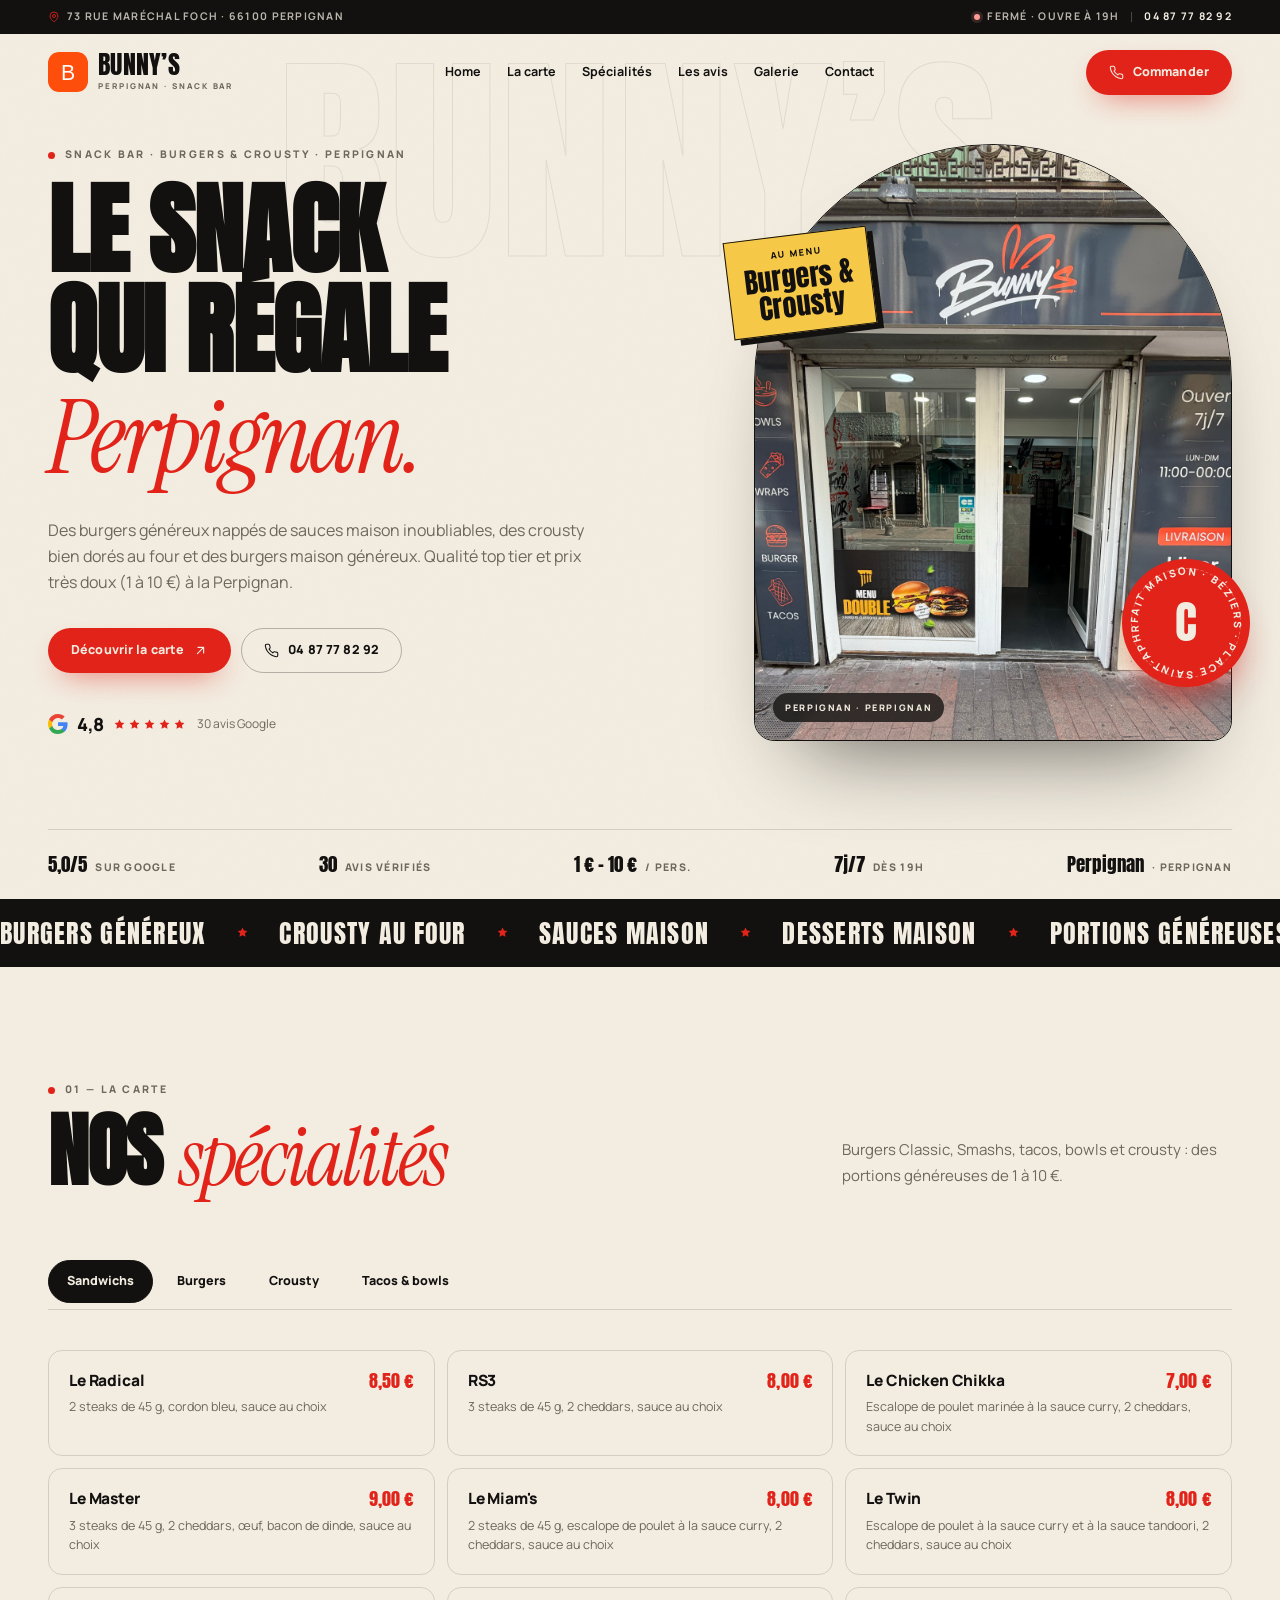
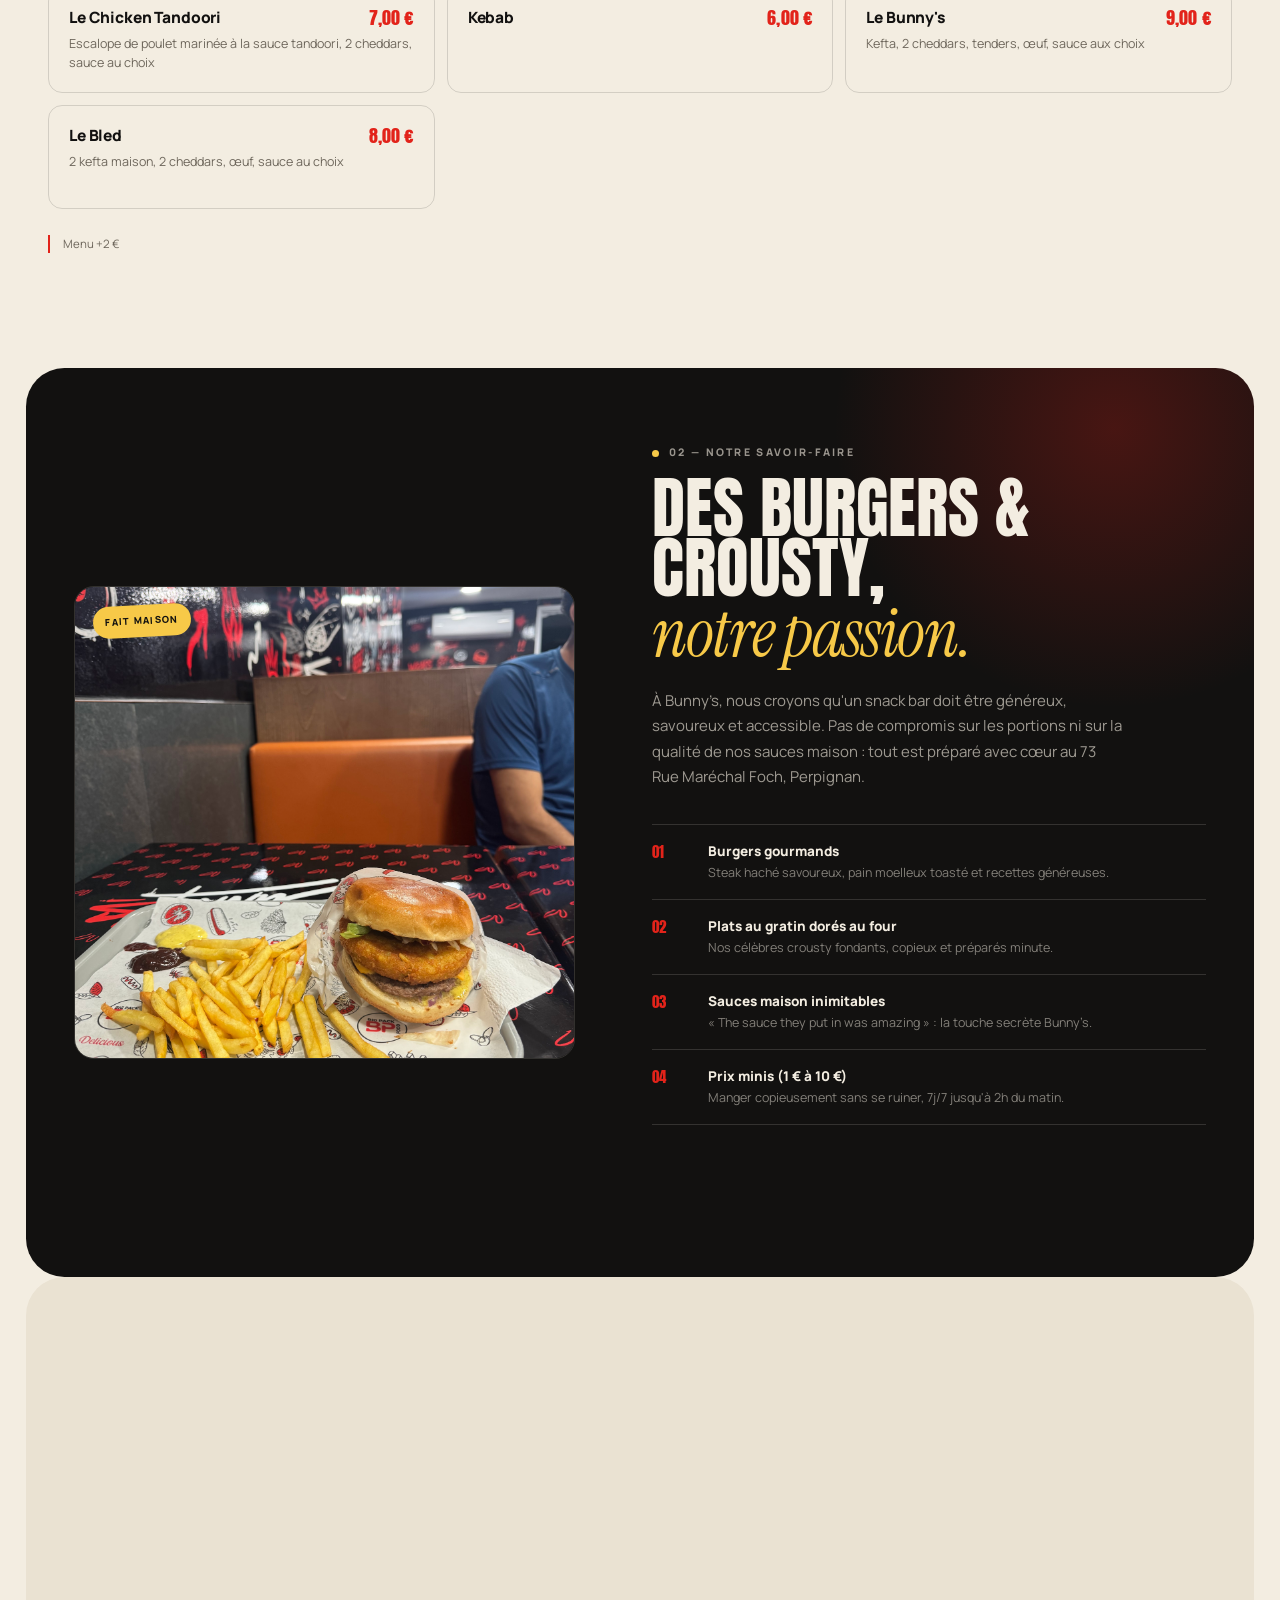
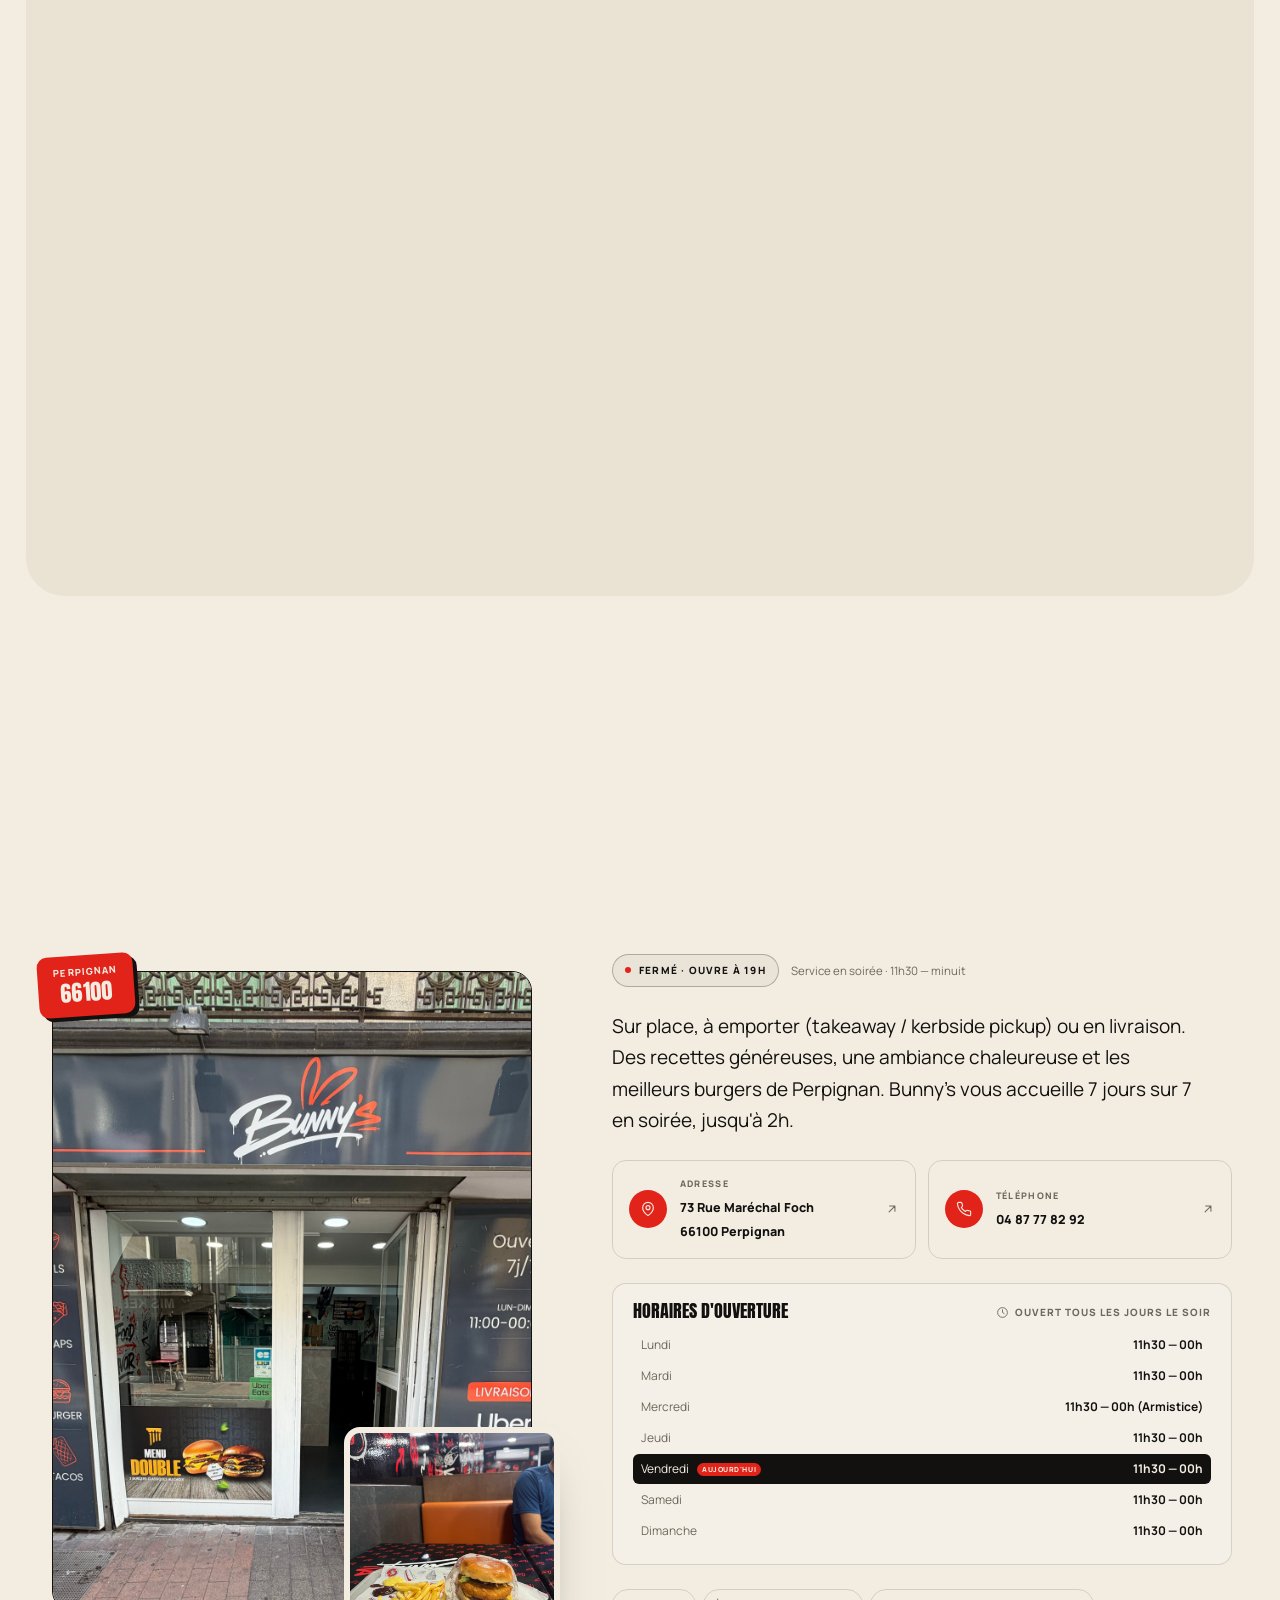
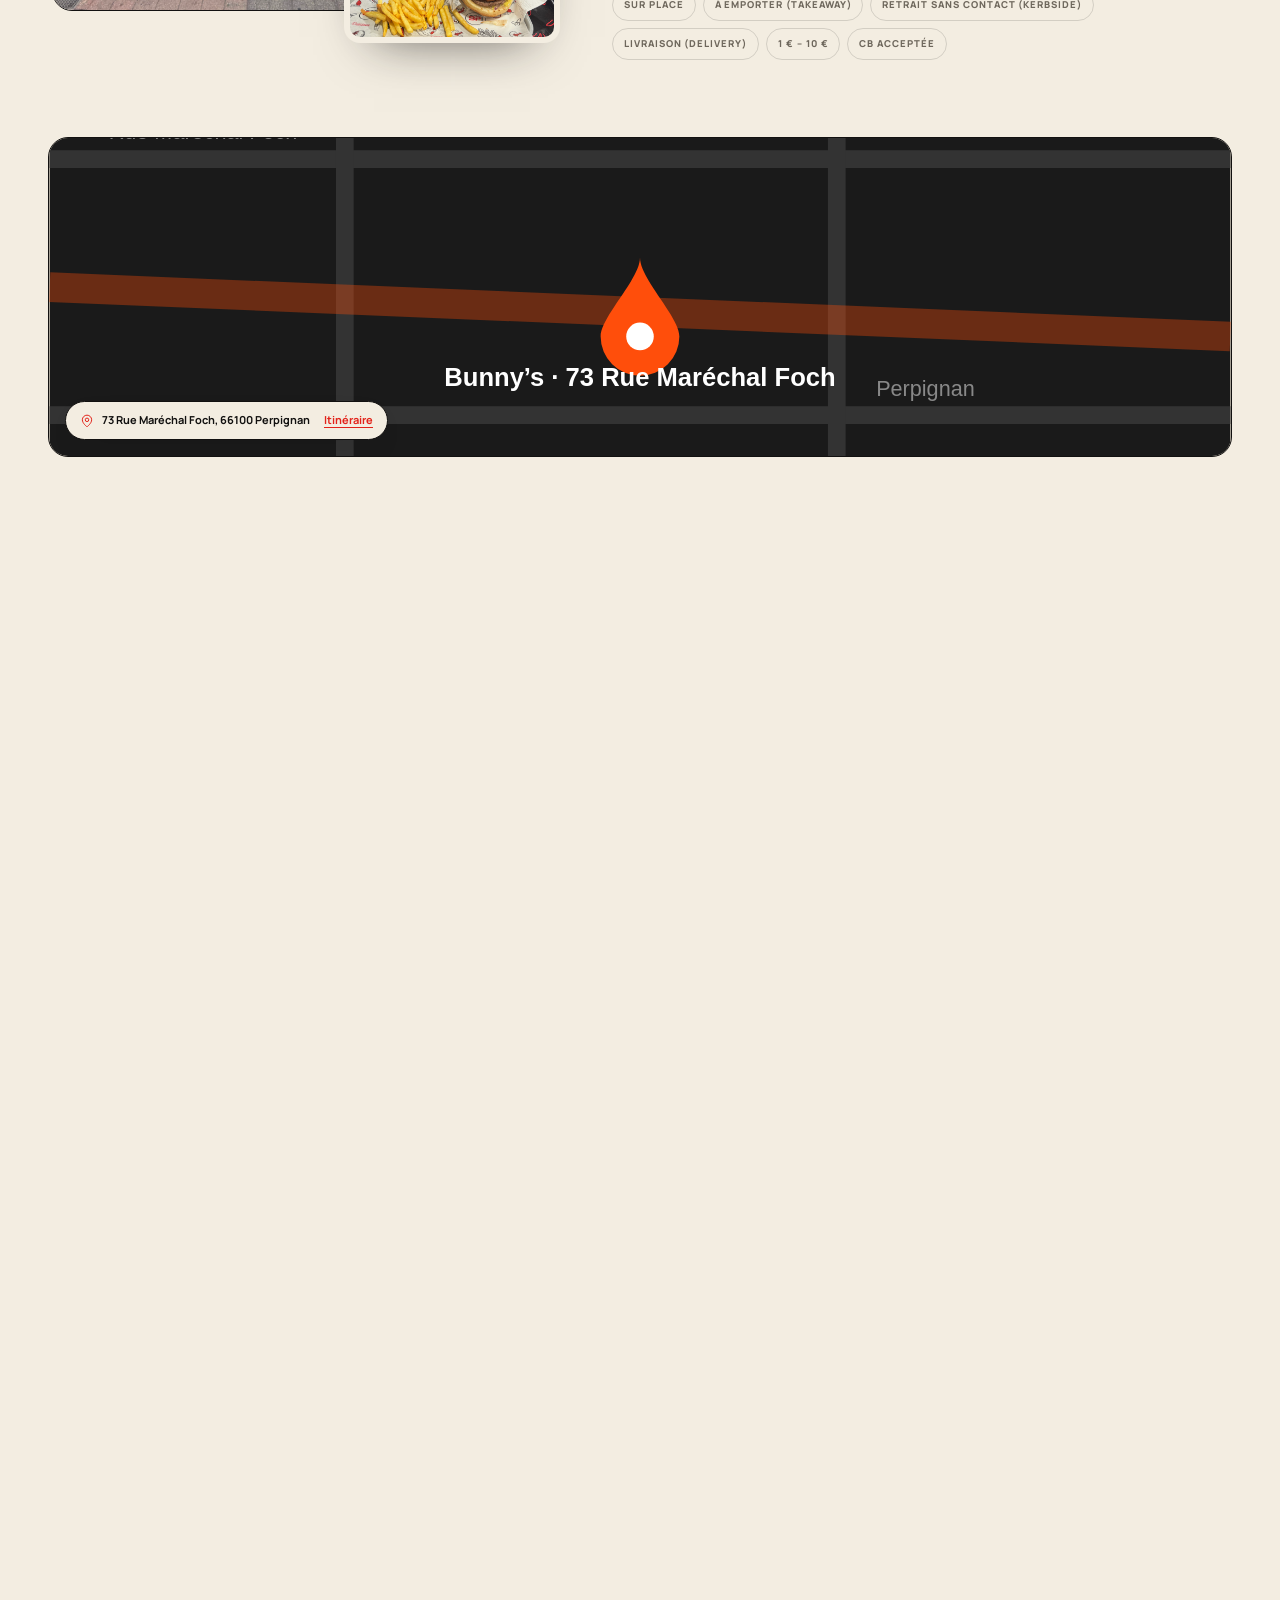
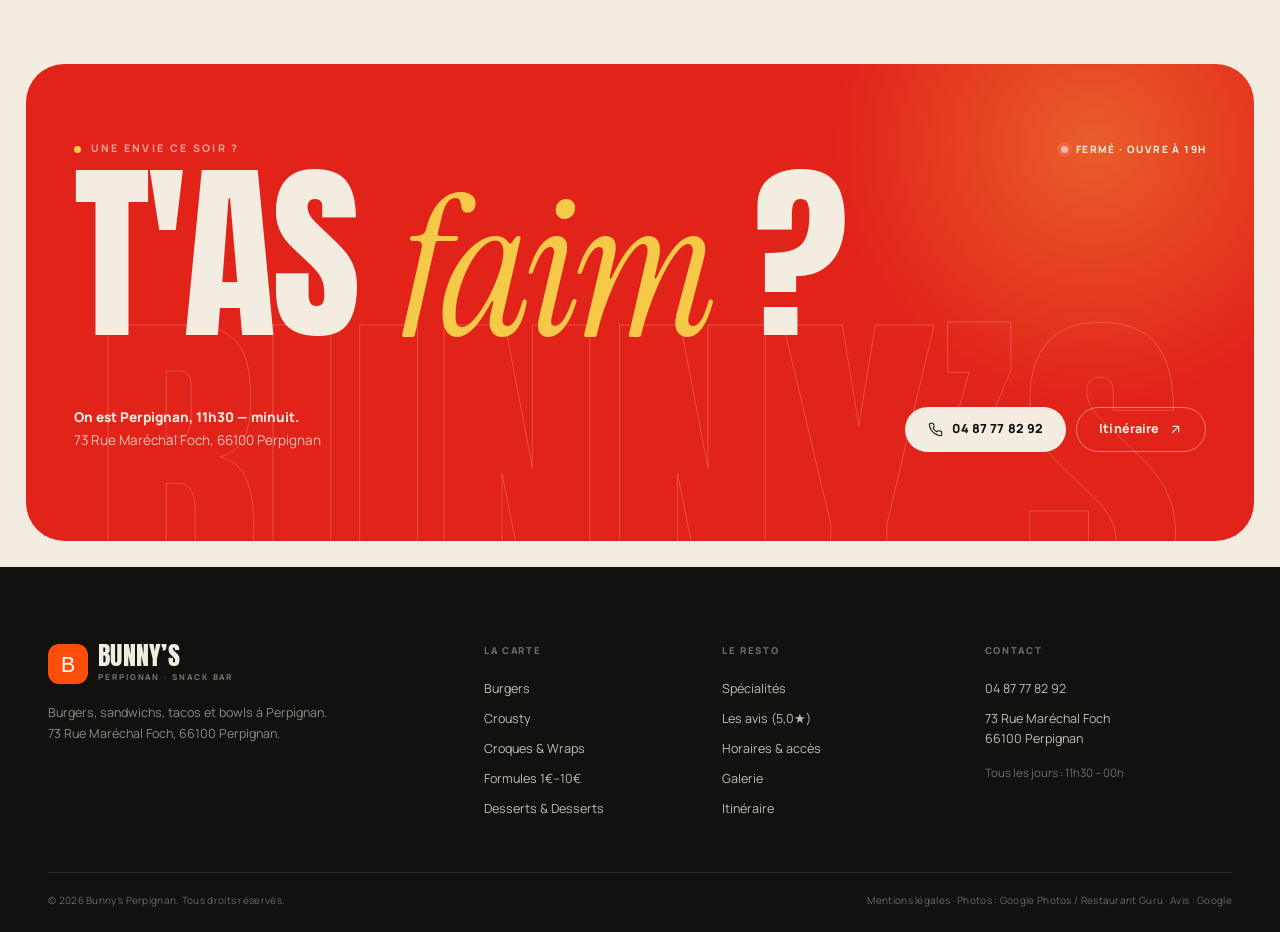
<file: index.html>
<!DOCTYPE html>
<html lang="fr">
<head>
  <meta charset="UTF-8">
  <meta name="viewport" content="width=device-width, initial-scale=1">
  <title>Bunny’s Perpignan — Snack bar, burgers &amp; crousty généreux</title>
  <meta name="description" content="Bunny’s au 73 Rue Maréchal Foch, 66100 Perpignan. Burgers généreux, sauces maison uniques, crousty au four et burgers. Ouvert tous les jours le soir jusqu'à 2h. Tél : 04 87 77 82 92.">
  <meta name="theme-color" content="#F3EDE1">
  <meta name="color-scheme" content="light">
  <link rel="icon" href="assets/img/favicon.svg" type="image/svg+xml">
  <link rel="apple-touch-icon" href="assets/img/apple-touch-icon.png">
  <link rel="preload" href="assets/fonts/anton-latin.woff2" as="font" type="font/woff2" crossorigin>
  <link rel="preload" href="assets/fonts/manrope-latin.woff2" as="font" type="font/woff2" crossorigin>
  <link rel="stylesheet" href="assets/css/styles.css">
  <script>
    document.documentElement.classList.add('js');
    window.setTimeout(function () {
      if (!window.__bucketReady) document.documentElement.classList.remove('js');
    }, 2500);
  </script>
  <noscript>
    <style>
      .menu-panel[hidden] { display: block !important; }
      .menu__tabs { display: none; }
      .menu-panel + .menu-panel { margin-top: 48px; padding-top: 34px; border-top: 1.5px solid rgba(18, 17, 16, 0.14); }
    </style>
  </noscript>

  <meta property="og:type" content="restaurant">
  <meta property="og:locale" content="fr_FR">
  <meta property="og:site_name" content="Bunny’s Perpignan">
  <meta property="og:title" content="Bunny’s Perpignan — Snack bar, burgers &amp; crousty généreux">
  <meta property="og:description" content="Burgers ultra-savoureux, crousty dorés au four, sauces maison et burgers à Perpignan. Note Google 5,0/5 (30 avis).">
  <meta property="og:image" content="assets/img/image_001.jpg">
  <meta name="twitter:card" content="summary_large_image">
  <meta name="twitter:title" content="Bunny’s Perpignan — Le snack qui régale">
  <meta name="twitter:description" content="Burgers gourmands, crousty au four et burgers maison à Perpignan. 1 € à 10 € par personne.">
  <meta name="twitter:image" content="assets/img/image_001.jpg">

  <script type="application/ld+json">
  {
    "@context": "https://schema.org",
    "@type": "Restaurant",
    "name": "Bunny’s",
    "alternateName": "Bunny’s Perpignan",
    "description": "Snack bar convivial situé au 73 Rue Maréchal Foch à Perpignan. Burgers généreux, crousty au four, sauces maison généreuses et desserts à prix très accessibles.",
    "image": "assets/img/image_001.jpg",
    "telephone": "+33487778292",
    "priceRange": "€",
    "servesCuisine": ["Snack bar", "Burgers", "Crousty", "Fast food", "Sandwiches", "Desserts"],
    "paymentAccepted": "Cartes bancaires, espèces",
    "currenciesAccepted": "EUR",
    "address": {
      "@type": "PostalAddress",
      "streetAddress": "73 Rue Maréchal Foch",
      "postalCode": "66100",
      "addressLocality": "Perpignan",
      "addressRegion": "Occitanie",
      "addressCountry": "FR"
    },
    "geo": {
      "@type": "GeoCoordinates",
      "latitude": 43.3458,
      "longitude": 3.2165
    },
    "aggregateRating": {
      "@type": "AggregateRating",
      "ratingValue": "5.0",
      "reviewCount": "30",
      "bestRating": "5"
    },
    "openingHoursSpecification": [
      {
        "@type": "OpeningHoursSpecification",
        "dayOfWeek": ["Monday", "Wednesday", "Thursday", "Friday", "Saturday", "Sunday"],
        "opens": "19:00",
        "closes": "02:00"
      },
      {
        "@type": "OpeningHoursSpecification",
        "dayOfWeek": "Tuesday",
        "opens": "19:00",
        "closes": "00:00"
      }
    ]
  }
  </script>
</head>
<body>
  <a class="skip-link" href="#main">Aller au contenu</a>
  <div class="scroll-progress" aria-hidden="true"><span></span></div>

  <header class="site-header" id="top">
    <div class="announcement">
      <div class="container announcement__inner">
        <p class="announcement__place">
          <svg class="icon" aria-hidden="true"><use href="#icon-pin"></use></svg>
          73 Rue Maréchal Foch · 66100 Perpignan
        </p>
        <p class="announcement__meta">
          <span class="status-inline" data-open-status>Ouvert tous les jours</span>
          <span class="announcement__sep" aria-hidden="true"></span>
          <a href="tel:+33487778292">04 87 77 82 92</a>
        </p>
      </div>
    </div>

    <div class="nav-wrap">
      <div class="container nav">
        <a class="brand" href="#top" aria-label="Bunny’s Perpignan, retour en haut">
          <img class="brand__icon" src="assets/img/favicon.svg" alt="" width="40" height="40">
          <span class="brand__text">
            <span class="brand__word">BUNNY’S</span>
            <span class="brand__sub">Perpignan · Snack Bar</span>
          </span>
        </a>

        <nav class="nav__links" aria-label="Navigation principale">
          <a class="nav__link" href="index.html">Home</a>
          <a class="nav__link" href="menu.html">La carte</a>
          <a class="nav__link" href="specialites.html">Spécialités</a>
          <a class="nav__link" href="avis.html">Les avis</a>
          <a class="nav__link" href="gallery.html">Galerie</a>
          <a class="nav__link" href="contact.html">Contact</a>
        </nav>

        <div class="nav__actions">
          <a class="btn btn--red nav__cta" href="tel:+33487778292">
            <svg class="icon" aria-hidden="true"><use href="#icon-phone"></use></svg>
            <span>Commander</span>
          </a>
          <button class="menu-toggle" type="button" aria-expanded="false" aria-controls="mobileMenu" aria-label="Ouvrir le menu">
            <span></span><span></span>
          </button>
        </div>
      </div>
    </div>
  </header>

  <div class="mobile-menu" id="mobileMenu" aria-hidden="true">
    <div class="mobile-menu__top">
      <a class="brand" href="#top">
        <img class="brand__icon" src="assets/img/favicon.svg" alt="" width="40" height="40">
        <span class="brand__text">
          <span class="brand__word">BUNNY’S</span>
          <span class="brand__sub">Perpignan · Snack Bar</span>
        </span>
      </a>
      <button class="mobile-menu__close" type="button" aria-label="Fermer le menu" data-menu-close>
        <svg class="icon" aria-hidden="true"><use href="#icon-close"></use></svg>
      </button>
    </div>
    <nav class="mobile-menu__nav" aria-label="Navigation mobile">
      <a href="index.html"><span>01</span>Home</a>
      <a href="menu.html"><span>02</span>La carte</a>
      <a href="specialites.html"><span>03</span>Spécialités</a>
      <a href="avis.html"><span>04</span>Les avis</a>
      <a href="gallery.html"><span>05</span>Galerie</a>
      <a href="contact.html"><span>06</span>Contact</a>
    </nav>
    <div class="mobile-menu__foot">
      <a class="mobile-menu__phone" href="tel:+33487778292">04 87 77 82 92</a>
      <p>73 Rue Maréchal Foch<br>66100 Perpignan · 11h30 — minuit</p>
    </div>
  </div>

  <main id="main">
    <section class="hero" aria-labelledby="hero-title">
      <div class="hero__bgword" aria-hidden="true">BUNNY’S</div>
      <div class="container hero__grid">
        <div class="hero__copy">
          <p class="eyebrow reveal">Snack bar · Burgers &amp; Crousty · Perpignan</p>
          <h1 class="hero__title reveal" id="hero-title" style="--delay: 70ms">
            Le snack<br>qui régale<br><em>Perpignan.</em>
          </h1>
          <p class="hero__lead reveal" style="--delay: 140ms">
            Des burgers généreux nappés de sauces maison inoubliables, des crousty bien dorés au four et des burgers maison généreux. Qualité top tier et prix très doux (1 à 10 €) à la Perpignan.
          </p>
          <div class="hero__actions reveal" style="--delay: 210ms">
            <a class="btn btn--red" href="#carte">
              Découvrir la carte
              <svg class="icon" aria-hidden="true"><use href="#icon-arrow"></use></svg>
            </a>
            <a class="btn btn--ghost" href="tel:+33487778292">
              <svg class="icon" aria-hidden="true"><use href="#icon-phone"></use></svg>
              04 87 77 82 92
            </a>
          </div>
          <div class="hero__proof reveal" style="--delay: 280ms">
            <svg class="google-icon" aria-hidden="true"><use href="#icon-google"></use></svg>
            <strong>4,8</strong>
            <span class="stars" aria-label="Note de 4,8 sur 5">
              <svg aria-hidden="true"><use href="#icon-star"></use></svg>
              <svg aria-hidden="true"><use href="#icon-star"></use></svg>
              <svg aria-hidden="true"><use href="#icon-star"></use></svg>
              <svg aria-hidden="true"><use href="#icon-star"></use></svg>
              <svg aria-hidden="true"><use href="#icon-star"></use></svg>
            </span>
            <span class="hero__proof-text">30 avis Google</span>
          </div>
        </div>

        <div class="hero__visual reveal" style="--delay: 160ms">
          <div class="hero__frame">
            <img src="assets/img/image_001.jpg" alt="Façade du snack Bunny’s à Perpignan" width="430" height="645" fetchpriority="high">
            <span class="hero__frame-label">Perpignan · Perpignan</span>
          </div>
          <div class="hero__sticker" aria-hidden="true">
            <span>Au menu</span>
            <strong>Burgers &amp;<br>Crousty</strong>
          </div>
          <div class="hero__seal" aria-hidden="true">
            <svg viewBox="0 0 120 120" class="hero__seal-ring">
              <defs>
                <path id="sealPath" d="M60,60 m-45,0 a45,45 0 1,1 90,0 a45,45 0 1,1 -90,0"></path>
              </defs>
              <text>
                <textPath href="#sealPath" startOffset="0">FAIT MAISON · BÉZIERS · PLACE SAINT-APHRODISE · </textPath>
              </text>
            </svg>
            <span class="hero__seal-center">C</span>
          </div>
        </div>
      </div>

      <div class="container">
        <div class="hero__facts">
          <span><b>5,0/5</b> sur Google</span>
          <span><b>30</b> avis vérifiés</span>
          <span><b>1 € – 10 €</b> / pers.</span>
          <span><b>7j/7</b> dès 19h</span>
          <span><b>Perpignan</b> · Perpignan</span>
        </div>
      </div>
    </section>

    <div class="ticker" aria-hidden="true">
      <div class="ticker__track">
        <div class="ticker__group">
          <span>Burgers généreux</span><svg class="icon"><use href="#icon-star"></use></svg>
          <span>Crousty au four</span><svg class="icon"><use href="#icon-star"></use></svg>
          <span>Sauces maison</span><svg class="icon"><use href="#icon-star"></use></svg>
          <span>Desserts maison</span><svg class="icon"><use href="#icon-star"></use></svg>
          <span>Portions généreuses</span><svg class="icon"><use href="#icon-star"></use></svg>
          <span>Prix 1 € – 10 €</span><svg class="icon"><use href="#icon-star"></use></svg>
          <span>Perpignan · 66100</span><svg class="icon"><use href="#icon-star"></use></svg>
        </div>
        <div class="ticker__group">
          <span>Burgers généreux</span><svg class="icon"><use href="#icon-star"></use></svg>
          <span>Crousty au four</span><svg class="icon"><use href="#icon-star"></use></svg>
          <span>Sauces maison</span><svg class="icon"><use href="#icon-star"></use></svg>
          <span>Desserts maison</span><svg class="icon"><use href="#icon-star"></use></svg>
          <span>Portions généreuses</span><svg class="icon"><use href="#icon-star"></use></svg>
          <span>Prix 1 € – 10 €</span><svg class="icon"><use href="#icon-star"></use></svg>
          <span>Perpignan · 66100</span><svg class="icon"><use href="#icon-star"></use></svg>
        </div>
      </div>
    </div>

    <section class="section menu" id="carte" aria-labelledby="carte-title">
      <div class="container">
        <div class="section-head">
          <div class="section-head__title">
            <p class="eyebrow reveal">01 — La carte</p>
            <h2 class="section-title reveal" id="carte-title" style="--delay: 60ms">Nos <em>spécialités</em></h2>
          </div>
          <p class="section-intro reveal" style="--delay: 120ms">
            Burgers Classic, Smashs, tacos, bowls et crousty : des portions généreuses de 1 à 10 €.
          </p>
        </div>

                <div class="menu__tabs reveal" role="tablist" aria-label="Catégories de la carte">
          <button class="menu-tab is-active" type="button" role="tab" aria-selected="true" aria-controls="panel-sandwichs" id="tab-sandwichs" data-panel="sandwichs">Sandwichs</button>
          <button class="menu-tab" type="button" role="tab" aria-selected="false" aria-controls="panel-burgers" id="tab-burgers" data-panel="burgers" tabindex="-1">Burgers</button>
          <button class="menu-tab" type="button" role="tab" aria-selected="false" aria-controls="panel-crousty" id="tab-crousty" data-panel="crousty" tabindex="-1">Crousty</button>
          <button class="menu-tab" type="button" role="tab" aria-selected="false" aria-controls="panel-tacos" id="tab-tacos" data-panel="tacos" tabindex="-1">Tacos &amp; bowls</button>
        </div>

        <div class="menu-panel" id="panel-sandwichs" role="tabpanel" aria-labelledby="tab-sandwichs">
          <div class="menu-grid">
            <article class="menu-item">
              <div class="menu-item__top">
                <h3 class="menu-item__name">Le Radical</h3>
                <span class="menu-item__price">8,50 €</span>
              </div>
              <p class="menu-item__desc">2 steaks de 45 g, cordon bleu, sauce au choix</p>
            </article>
            <article class="menu-item">
              <div class="menu-item__top">
                <h3 class="menu-item__name">RS3</h3>
                <span class="menu-item__price">8,00 €</span>
              </div>
              <p class="menu-item__desc">3 steaks de 45 g, 2 cheddars, sauce au choix</p>
            </article>
            <article class="menu-item">
              <div class="menu-item__top">
                <h3 class="menu-item__name">Le Chicken Chikka</h3>
                <span class="menu-item__price">7,00 €</span>
              </div>
              <p class="menu-item__desc">Escalope de poulet marinée à la sauce curry, 2 cheddars, sauce au choix</p>
            </article>
            <article class="menu-item">
              <div class="menu-item__top">
                <h3 class="menu-item__name">Le Master</h3>
                <span class="menu-item__price">9,00 €</span>
              </div>
              <p class="menu-item__desc">3 steaks de 45 g, 2 cheddars, œuf, bacon de dinde, sauce au choix</p>
            </article>
            <article class="menu-item">
              <div class="menu-item__top">
                <h3 class="menu-item__name">Le Miam's</h3>
                <span class="menu-item__price">8,00 €</span>
              </div>
              <p class="menu-item__desc">2 steaks de 45 g, escalope de poulet à la sauce curry, 2 cheddars, sauce au choix</p>
            </article>
            <article class="menu-item">
              <div class="menu-item__top">
                <h3 class="menu-item__name">Le Twin</h3>
                <span class="menu-item__price">8,00 €</span>
              </div>
              <p class="menu-item__desc">Escalope de poulet à la sauce curry et à la sauce tandoori, 2 cheddars, sauce au choix</p>
            </article>
            <article class="menu-item">
              <div class="menu-item__top">
                <h3 class="menu-item__name">Le Chicken Tandoori</h3>
                <span class="menu-item__price">7,00 €</span>
              </div>
              <p class="menu-item__desc">Escalope de poulet marinée à la sauce tandoori, 2 cheddars, sauce au choix</p>
            </article>
            <article class="menu-item">
              <div class="menu-item__top">
                <h3 class="menu-item__name">Kebab</h3>
                <span class="menu-item__price">6,00 €</span>
              </div>
            </article>
            <article class="menu-item">
              <div class="menu-item__top">
                <h3 class="menu-item__name">Le Bunny's</h3>
                <span class="menu-item__price">9,00 €</span>
              </div>
              <p class="menu-item__desc">Kefta, 2 cheddars, tenders, œuf, sauce aux choix</p>
            </article>
            <article class="menu-item">
              <div class="menu-item__top">
                <h3 class="menu-item__name">Le Bled</h3>
                <span class="menu-item__price">8,00 €</span>
              </div>
              <p class="menu-item__desc">2 kefta maison, 2 cheddars, œuf, sauce au choix</p>
            </article>
          </div>
          <p class="menu-note">Menu +2 €</p>
        </div>

        <div class="menu-panel" id="panel-burgers" role="tabpanel" aria-labelledby="tab-burgers" hidden>
          <div class="menu-grid">
            <article class="menu-item">
              <div class="menu-item__top">
                <h3 class="menu-item__name">Cheese Burger</h3>
                <span class="menu-item__price">4,50 €</span>
              </div>
              <p class="menu-item__desc">1 steak, cheddar, chèvre, miel, salade, oignons crispy, sauce au choix</p>
            </article>
            <article class="menu-item">
              <div class="menu-item__top">
                <h3 class="menu-item__name">Veggie</h3>
                <span class="menu-item__price">4,50 €</span>
              </div>
              <p class="menu-item__desc">Galette de pdt, salade, tomate, oignons, sauce au choix</p>
            </article>
            <article class="menu-item">
              <div class="menu-item__top">
                <h3 class="menu-item__name">B-Max</h3>
                <span class="menu-item__price">7,00 €</span>
              </div>
              <p class="menu-item__desc">1 steak, galette de pommes de terre, 2 cheddars, salade, tomates, oignons, sauce au choix</p>
            </article>
            <article class="menu-item">
              <div class="menu-item__top">
                <h3 class="menu-item__name">B-Town</h3>
                <span class="menu-item__price">7,00 €</span>
              </div>
              <p class="menu-item__desc">Poulet pané, galette de pommes de terre, 2 cheddars, salade, tomate, oignons, sauce au choix</p>
            </article>
            <article class="menu-item">
              <div class="menu-item__top">
                <h3 class="menu-item__name">Big Egg</h3>
                <span class="menu-item__price">6,50 €</span>
              </div>
              <p class="menu-item__desc">1 steak, cheddar, œuf, salade, tomate, oignons, sauce au choix</p>
            </article>
            <article class="menu-item">
              <div class="menu-item__top">
                <h3 class="menu-item__name">B-Royal</h3>
                <span class="menu-item__price">8,00 €</span>
              </div>
              <p class="menu-item__desc">Steak, poulet pané, 2 cheddars, salade, tomate, oignons, sauce au choix</p>
            </article>
            <article class="menu-item">
              <div class="menu-item__top">
                <h3 class="menu-item__name">Classique</h3>
                <span class="menu-item__price">6,00 €</span>
              </div>
              <p class="menu-item__desc">1 steak, cheddar, salade, tomate, oignons, sauce au choix</p>
            </article>
            <article class="menu-item">
              <div class="menu-item__top">
                <h3 class="menu-item__name">Chicken</h3>
                <span class="menu-item__price">6,00 €</span>
              </div>
              <p class="menu-item__desc">Poulet pané, cheddar, salade, tomate, oignons, sauce au choix</p>
            </article>
            <article class="menu-item">
              <div class="menu-item__top">
                <h3 class="menu-item__name">Le Chèvre Miel</h3>
                <span class="menu-item__price">7,00 €</span>
              </div>
              <p class="menu-item__desc">1 steak, cheddar, chèvre, miel, salade, oignons crispy, sauce au choix</p>
            </article>
            <article class="menu-item">
              <div class="menu-item__top">
                <h3 class="menu-item__name">Raclette</h3>
                <span class="menu-item__price">7,00 €</span>
              </div>
              <p class="menu-item__desc">1 steak, raclette, salade, tomate, oignons, sauce au choix</p>
            </article>
            <article class="menu-item">
              <div class="menu-item__top">
                <h3 class="menu-item__name">Big Bunny's</h3>
                <span class="menu-item__price">6,50 €</span>
              </div>
              <p class="menu-item__desc">Burger Big</p>
            </article>
            <article class="menu-item">
              <div class="menu-item__top">
                <h3 class="menu-item__name">Big Max</h3>
                <span class="menu-item__price">6,50 €</span>
              </div>
              <p class="menu-item__desc">Burger Big Max</p>
            </article>
          </div>
          <p class="menu-note">Menu +2 €. Menu enfant : 6 € (burger, frites, Capri-Sun).</p>
        </div>

        <div class="menu-panel" id="panel-crousty" role="tabpanel" aria-labelledby="tab-crousty" hidden>
          <div class="menu-grid">
            <article class="menu-item">
              <div class="menu-item__top">
                <h3 class="menu-item__name">Classic</h3>
                <span class="menu-item__price">8,50 €</span>
              </div>
              <p class="menu-item__desc">Poulet crousty, sauce au choix</p>
            </article>
            <article class="menu-item">
              <div class="menu-item__top">
                <h3 class="menu-item__name">Tandoori</h3>
                <span class="menu-item__price">8,50 €</span>
              </div>
              <p class="menu-item__desc">Poulet crousty, sauce tandoori</p>
            </article>
            <article class="menu-item">
              <div class="menu-item__top">
                <h3 class="menu-item__name">Curry</h3>
                <span class="menu-item__price">8,50 €</span>
              </div>
              <p class="menu-item__desc">Poulet crousty, sauce curry</p>
            </article>
            <article class="menu-item">
              <div class="menu-item__top">
                <h3 class="menu-item__name">Salade chèvre miel chaud</h3>
                <span class="menu-item__price">8,00 €</span>
              </div>
            </article>
            <article class="menu-item">
              <div class="menu-item__top">
                <h3 class="menu-item__name">Salade tenders crispy</h3>
                <span class="menu-item__price">7,50 €</span>
              </div>
            </article>
            <article class="menu-item">
              <div class="menu-item__top">
                <h3 class="menu-item__name">Salade burrata</h3>
                <span class="menu-item__price">8,00 €</span>
              </div>
            </article>
            <article class="menu-item">
              <div class="menu-item__top">
                <h3 class="menu-item__name">Assiette</h3>
                <span class="menu-item__price">12,00 €</span>
              </div>
              <p class="menu-item__desc">Kebab, kefta, chicken curry ou tandoori, tenders, cordon bleu, frites, salade, sauce</p>
            </article>
          </div>
        </div>

        <div class="menu-panel" id="panel-tacos" role="tabpanel" aria-labelledby="tab-tacos" hidden>
          <div class="menu-grid">
            <article class="menu-item">
              <div class="menu-item__top">
                <h3 class="menu-item__name">Tacos M</h3>
                <span class="menu-item__price">6,50 €</span>
              </div>
            </article>
            <article class="menu-item">
              <div class="menu-item__top">
                <h3 class="menu-item__name">Tacos L</h3>
                <span class="menu-item__price">8,50 €</span>
              </div>
            </article>
            <article class="menu-item">
              <div class="menu-item__top">
                <h3 class="menu-item__name">Tacos XL</h3>
                <span class="menu-item__price">10,50 €</span>
              </div>
            </article>
            <article class="menu-item">
              <div class="menu-item__top">
                <h3 class="menu-item__name">Bowls</h3>
                <span class="menu-item__price">8,00 €</span>
              </div>
            </article>
            <article class="menu-item">
              <div class="menu-item__top">
                <h3 class="menu-item__name">Pâtes</h3>
                <span class="menu-item__price">8,00 €</span>
              </div>
              <p class="menu-item__desc">Supplément +1 €</p>
            </article>
            <article class="menu-item">
              <div class="menu-item__top">
                <h3 class="menu-item__name">Nuggets x6</h3>
                <span class="menu-item__price">5,00 €</span>
              </div>
            </article>
            <article class="menu-item">
              <div class="menu-item__top">
                <h3 class="menu-item__name">Tenders x4</h3>
                <span class="menu-item__price">6,00 €</span>
              </div>
            </article>
            <article class="menu-item">
              <div class="menu-item__top">
                <h3 class="menu-item__name">Onion rings x6</h3>
                <span class="menu-item__price">5,00 €</span>
              </div>
            </article>
            <article class="menu-item">
              <div class="menu-item__top">
                <h3 class="menu-item__name">Cheese rings x6</h3>
                <span class="menu-item__price">5,00 €</span>
              </div>
            </article>
            <article class="menu-item">
              <div class="menu-item__top">
                <h3 class="menu-item__name">Jalapeños x6</h3>
                <span class="menu-item__price">5,00 €</span>
              </div>
            </article>
          </div>
          <p class="menu-note">Menu tacos +2 €. Boisson +1 €.</p>
        </div>
      </div>
    </section>

    <section class="signature" id="specialites" aria-labelledby="bucket-title">
      <div class="container signature__grid">
        <div class="signature__media reveal">
          <img src="assets/img/image_002.jpg" alt="Burger et sandwich avec frites, Bunny’s" width="538" height="470" loading="lazy">
          <span class="signature__tag">Fait maison</span>
        </div>
        <div class="signature__copy">
          <p class="eyebrow eyebrow--light reveal">02 — Notre savoir-faire</p>
          <h2 class="signature__title reveal" id="bucket-title" style="--delay: 60ms">Des burgers &amp; crousty,<br><em>notre passion.</em></h2>
          <p class="signature__lead reveal" style="--delay: 120ms">
            À Bunny’s, nous croyons qu'un snack bar doit être généreux, savoureux et accessible. Pas de compromis sur les portions ni sur la qualité de nos sauces maison : tout est préparé avec cœur au 73 Rue Maréchal Foch, Perpignan.
          </p>
          <div class="features reveal" style="--delay: 180ms">
            <div class="feature">
              <span class="feature__num">01</span>
              <div>
                <h3>Burgers gourmands</h3>
                <p>Steak haché savoureux, pain moelleux toasté et recettes généreuses.</p>
              </div>
            </div>
            <div class="feature">
              <span class="feature__num">02</span>
              <div>
                <h3>Plats au gratin dorés au four</h3>
                <p>Nos célèbres crousty fondants, copieux et préparés minute.</p>
              </div>
            </div>
            <div class="feature">
              <span class="feature__num">03</span>
              <div>
                <h3>Sauces maison inimitables</h3>
                <p>« The sauce they put in was amazing » : la touche secrète Bunny’s.</p>
              </div>
            </div>
            <div class="feature">
              <span class="feature__num">04</span>
              <div>
                <h3>Prix minis (1 € à 10 €)</h3>
                <p>Manger copieusement sans se ruiner, 7j/7 jusqu'à 2h du matin.</p>
              </div>
            </div>
          </div>
          <a class="btn btn--cream reveal" href="#carte" data-menu-target="burgers" style="--delay: 240ms">
            Découvrir nos burgers
            <svg class="icon" aria-hidden="true"><use href="#icon-arrow"></use></svg>
          </a>
        </div>
      </div>
    </section>

    <section class="section reviews" id="avis" aria-labelledby="avis-title">
      <div class="container">
        <div class="reviews__top">
          <div>
            <p class="eyebrow reveal">03 — Les avis</p>
            <h2 class="section-title reveal" id="avis-title" style="--delay: 60ms">5,0 sur 5.<br><em>Validé par Perpignan.</em></h2>
            <p class="section-intro reveal" style="--delay: 120ms">4,8 sur 5 et 30 avis Google. La satisfaction de nos clients est notre plus belle récompense.</p>
          </div>
          <div class="rating-card reveal" style="--delay: 180ms">
            <div class="rating-card__score">4,8<span>/5</span></div>
            <div class="rating-card__body">
              <div class="rating-stars" style="--rating: 96%" aria-label="4,8 sur 5">
                <div class="rating-stars__bg" aria-hidden="true">
                  <svg><use href="#icon-star"></use></svg><svg><use href="#icon-star"></use></svg><svg><use href="#icon-star"></use></svg><svg><use href="#icon-star"></use></svg><svg><use href="#icon-star"></use></svg>
                </div>
                <div class="rating-stars__fg" aria-hidden="true">
                  <svg><use href="#icon-star"></use></svg><svg><use href="#icon-star"></use></svg><svg><use href="#icon-star"></use></svg><svg><use href="#icon-star"></use></svg><svg><use href="#icon-star"></use></svg>
                </div>
              </div>
              <p><strong>71 avis</strong> sur Google</p>
              <a class="rating-card__link" href="https://www.google.com/maps/search/?api=1&amp;query=Bunny’s+4+Rue+Maréchal Foch+66100+Perpignan" target="_blank" rel="noopener">
                Voir les avis
                <svg class="icon" aria-hidden="true"><use href="#icon-arrow"></use></svg>
              </a>
            </div>
          </div>
        </div>

        <div class="reviews__slider reveal">
          <div class="reviews-track" id="reviewsTrack" tabindex="0" aria-label="Avis clients, faites défiler horizontalement">
          <li class="review-card reveal">
            <p class="review-card__stars" aria-label="5 étoiles">★★★★★</p>
            <blockquote class="review-card__quote">« Franchement, une très belle découverte ! Un établissement qui mérite vraiment d'être connu pour la qualité de sa cuisine et son sérieux. Tout est préparé maison, avec des produits frais et de qualité. Les plats sont délicieux, généreux et préparés avec beaucoup d'attention. La propreté est irréprochable et tout est préparé sous nos yeux. Je recommande à 100 % ! »</blockquote>
            <div class="review-card__author"><div><strong>Andreas Koffi</strong><span class="review-card__meta">Avis Google · il y a 3 semaines</span></div></div>
          </li>
          <li class="review-card reveal">
            <p class="review-card__stars" aria-label="5 étoiles">★★★★★</p>
            <blockquote class="review-card__quote">« Franchement excellent ! Produits de qualité, service rapide, super accueil et c'est incroyablement bon. Une très belle découverte, je recommande les yeux fermés ! »</blockquote>
            <div class="review-card__author"><div><strong>Alan Scottez</strong><span class="review-card__meta">Avis Google · il y a un mois</span></div></div>
          </li>
          <li class="review-card reveal">
            <p class="review-card__stars" aria-label="5 étoiles">★★★★★</p>
            <blockquote class="review-card__quote">« La classe : service rapide, menu incroyablement bon, les prix sont réellement abordables, menu bien chargé et cuisine ouverte, donc pas de secret. Je conseille foncé. »</blockquote>
            <div class="review-card__author"><div><strong>kp Proprete11</strong><span class="review-card__meta">Avis Google · il y a une semaine</span></div></div>
          </li>
</div>

          <div class="reviews__controls">
            <p class="reviews__hint">Fais défiler pour lire la suite</p>
            <div class="reviews__nav">
              <button class="round-btn" type="button" id="reviewsPrev" aria-label="Avis précédent">
                <svg class="icon" aria-hidden="true"><use href="#icon-chevron"></use></svg>
              </button>
              <button class="round-btn" type="button" id="reviewsNext" aria-label="Avis suivant">
                <svg class="icon" aria-hidden="true"><use href="#icon-chevron"></use></svg>
              </button>
            </div>
          </div>
        </div>
      </div>
    </section>

    <section class="section about" id="resto" aria-labelledby="resto-title">
      <div class="container">
        <div class="section-head">
          <div class="section-head__title">
            <p class="eyebrow reveal">04 — Le resto</p>
            <h2 class="section-title reveal" id="resto-title" style="--delay: 60ms">73 Rue Maréchal Foch,<br><em>au cœur de Perpignan.</em></h2>
          </div>
          <p class="section-intro reveal" style="--delay: 120ms">Un snack bar convivial et incontournable : une équipe aux petits soins, des burgers savoureux, des crousty généreux et des portions copieuses pour 1 à 10 €.</p>
        </div>

        <div class="about__grid">
          <div class="about__media reveal">
            <div class="about__img about__img--main">
              <img src="assets/img/image_001.jpg" alt="Façade du snack bar Bunny’s au 73 Rue Maréchal Foch à Perpignan" width="305" height="520" loading="lazy">
            </div>
            <div class="about__img about__img--small">
              <img src="assets/img/image_002.jpg" alt="Intérieur et comptoir de Bunny’s Perpignan" width="900" height="1200" loading="lazy">
            </div>
            <span class="about__sticker">Perpignan<br><strong>66100</strong></span>
          </div>

          <div class="about__content reveal" style="--delay: 100ms">
            <div class="status-line">
              <span class="status-pill" data-open-status>Ouvert tous les jours</span>
              <span class="status-line__text">Service en soirée · 11h30 — minuit</span>
            </div>
            <p class="about__lead">Sur place, à emporter (takeaway / kerbside pickup) ou en livraison. Des recettes généreuses, une ambiance chaleureuse et les meilleurs burgers de Perpignan. Bunny’s vous accueille 7 jours sur 7 en soirée, jusqu'à 2h.</p>

            <div class="info-grid">
              <a class="info-card" href="https://www.google.com/maps/search/?api=1&amp;query=4+Rue+Maréchal Foch+66100+Perpignan" target="_blank" rel="noopener">
                <span class="info-card__icon"><svg class="icon" aria-hidden="true"><use href="#icon-pin"></use></svg></span>
                <span class="info-card__body">
                  <span class="info-card__label">Adresse</span>
                  <strong>73 Rue Maréchal Foch<br>66100 Perpignan</strong>
                </span>
                <svg class="icon info-card__arrow" aria-hidden="true"><use href="#icon-arrow"></use></svg>
              </a>
              <a class="info-card" href="tel:+33487778292">
                <span class="info-card__icon"><svg class="icon" aria-hidden="true"><use href="#icon-phone"></use></svg></span>
                <span class="info-card__body">
                  <span class="info-card__label">Téléphone</span>
                  <strong>04 87 77 82 92</strong>
                </span>
                <svg class="icon info-card__arrow" aria-hidden="true"><use href="#icon-arrow"></use></svg>
              </a>
            </div>

            <div class="hours">
              <div class="hours__head">
                <h3>Horaires d'ouverture</h3>
                <span><svg class="icon" aria-hidden="true"><use href="#icon-clock"></use></svg> Ouvert tous les jours le soir</span>
              </div>
              <ul class="hours__list"><li data-day="1"><span>Lundi</span><span>11h30 — 00h</span></li><li data-day="2"><span>Mardi</span><span>11h30 — 00h</span></li><li data-day="3"><span>Mercredi</span><span>11h30 — 00h (Armistice)</span></li><li data-day="4"><span>Jeudi</span><span>11h30 — 00h</span></li><li data-day="5"><span>Vendredi</span><span>11h30 — 00h</span></li><li data-day="6"><span>Samedi</span><span>11h30 — 00h</span></li><li data-day="0"><span>Dimanche</span><span>11h30 — 00h</span></li></ul>
            </div>

            <ul class="badges" aria-label="Services disponibles">
              <li>Sur place</li>
              <li>À emporter (Takeaway)</li>
              <li>Retrait sans contact (Kerbside)</li>
              <li>Livraison (Delivery)</li>
              <li>1 € – 10 €</li>
              <li>CB acceptée</li>
            </ul>
          </div>
        </div>

        <div class="map-card reveal">
          <img src="assets/img/map.svg" alt="Plan d'accès Bunny’s, 73 rue Maréchal Foch à Perpignan" width="1200" height="680" loading="lazy">
          <span class="map-card__pin" aria-hidden="true"><span></span></span>
          <div class="map-card__chip">
            <svg class="icon" aria-hidden="true"><use href="#icon-pin"></use></svg>
            <span>73 Rue Maréchal Foch, 66100 Perpignan</span>
            <a href="https://www.google.com/maps/dir/?api=1&amp;destination=4+Rue+Maréchal Foch+66100+Perpignan" target="_blank" rel="noopener">Itinéraire</a>
          </div>
        </div>
      </div>
    </section>

    <section class="section gallery" id="galerie" aria-labelledby="galerie-title">
      <div class="container">
        <div class="section-head">
          <div class="section-head__title">
            <p class="eyebrow reveal">05 — En images</p>
            <h2 class="section-title reveal" id="galerie-title" style="--delay: 60ms">Bunny’s,<br><em>en vrai.</em></h2>
          </div>
          <p class="section-intro reveal" style="--delay: 120ms">Pas de retouche, pas de triche. Ce qui sort tout chaud de notre cuisine et régale Perpignan chaque soir.</p>
        </div>

        <div class="gallery-grid">
          <button class="gallery-item gallery-item--tall reveal" type="button" data-full="assets/img/image_002.jpg" data-caption="Le croustillant et le savoir-faire Bunny’s">
            <img src="assets/img/image_002.jpg" alt="Burger et sandwich avec frites, Bunny’s" width="538" height="400" loading="lazy">
            <span class="gallery-item__label">Le croustillant</span>
          </button>
          <button class="gallery-item reveal" type="button" data-full="assets/img/image_004.jpg" data-caption="Le burger savoureux avec sa fameuse sauce maison">
            <img src="assets/img/image_004.jpg" alt="Burger et frites Bunny’s" width="280" height="330" loading="lazy">
            <span class="gallery-item__label">Le burger</span>
          </button>
          <button class="gallery-item gallery-item--tall reveal" type="button" data-full="assets/img/image_001.jpg" data-caption="La devanture Bunny’s au 73 Rue Maréchal Foch">
            <img src="assets/img/image_001.jpg" alt="Façade du snack bar Bunny’s à Perpignan" width="305" height="520" loading="lazy">
            <span class="gallery-item__label">Le resto</span>
          </button>
          <button class="gallery-item reveal" type="button" data-full="assets/img/image_007.jpg" data-caption="Le wrap généreux coupé en deux">
            <img src="assets/img/image_007.jpg" alt="Pain au fromage et ail, Bunny’s" width="280" height="330" loading="lazy">
            <span class="gallery-item__label">Le wrap</span>
          </button>
          <button class="gallery-item reveal" type="button" data-full="assets/img/image_004.jpg" data-caption="Salade fraîche et accompagnements">
            <img src="assets/img/image_004.jpg" alt="Pain au fromage sorti du four" width="538" height="645" loading="lazy">
            <span class="gallery-item__label">Fraîcheur</span>
          </button>
          <button class="gallery-item gallery-item--wide reveal" type="button" data-full="assets/img/image_007.jpg" data-caption="Menu burger, frites et spécialités à emporter">
            <img src="assets/img/image_007.jpg" alt="Burger, wrap et frites à emporter" width="430" height="450" loading="lazy">
            <span class="gallery-item__label">À emporter</span>
          </button>
        </div>
      </div>
    </section>

    <section class="cta" id="commander" aria-labelledby="cta-title">
      <div class="container">
        <div class="cta__top">
          <p class="eyebrow eyebrow--light reveal">Une envie ce soir ?</p>
          <p class="cta__hours reveal"><span class="status-dot" aria-hidden="true"></span><span data-open-status>Ouvert tous les jours</span></p>
        </div>
        <h2 class="cta__title reveal" id="cta-title" style="--delay: 60ms">T'as <em>faim</em> ?</h2>
        <div class="cta__bottom reveal" style="--delay: 120ms">
          <div class="cta__address">
            <p>On est Perpignan, 11h30 — minuit.</p>
            <p>73 Rue Maréchal Foch, 66100 Perpignan</p>
          </div>
          <div class="cta__actions">
            <a class="btn btn--cream" href="tel:+33487778292">
              <svg class="icon" aria-hidden="true"><use href="#icon-phone"></use></svg>
              04 87 77 82 92
            </a>
            <a class="btn btn--outline" href="https://www.google.com/maps/dir/?api=1&amp;destination=4+Rue+Maréchal Foch+66100+Perpignan" target="_blank" rel="noopener">
              Itinéraire
              <svg class="icon" aria-hidden="true"><use href="#icon-arrow"></use></svg>
            </a>
          </div>
        </div>
      </div>
      <div class="cta__word" aria-hidden="true">BUNNY’S</div>
    </section>
  </main>

  <footer class="footer">
    <div class="container">
      <div class="footer__top">
        <div class="footer__brand">
          <a class="brand brand--footer" href="#top">
            <img class="brand__icon" src="assets/img/favicon.svg" alt="" width="40" height="40">
            <span class="brand__text">
              <span class="brand__word">BUNNY’S</span>
              <span class="brand__sub">Perpignan · Snack Bar</span>
            </span>
          </a>
          <p>Burgers, sandwichs, tacos et bowls à Perpignan.<br>73 Rue Maréchal Foch, 66100 Perpignan.</p>
        </div>

        <nav class="footer__col" aria-label="La carte">
          <h3>La carte</h3>
          <a href="#carte" data-menu-target="burgers">Burgers</a>
          <a href="#carte" data-menu-target="crousty">Crousty</a>
          <a href="#carte" data-menu-target="croques">Croques &amp; Wraps</a>
          <a href="#carte" data-menu-target="formules">Formules 1€–10€</a>
          <a href="#carte" data-menu-target="desserts">Desserts &amp; Desserts</a>
        </nav>

        <nav class="footer__col" aria-label="Le restaurant">
          <h3>Le resto</h3>
          <a href="specialites.html">Spécialités</a>
          <a href="avis.html">Les avis (5,0★)</a>
          <a href="contact.html">Horaires &amp; accès</a>
          <a href="gallery.html">Galerie</a>
          <a href="https://www.google.com/maps/dir/?api=1&amp;destination=4+Rue+Maréchal Foch+66100+Perpignan" target="_blank" rel="noopener">Itinéraire</a>
        </nav>

        <div class="footer__col">
          <h3>Contact</h3>
          <a href="tel:+33487778292">04 87 77 82 92</a>
          <a href="https://www.google.com/maps/search/?api=1&amp;query=4+Rue+Maréchal Foch+66100+Perpignan" target="_blank" rel="noopener">73 Rue Maréchal Foch<br>66100 Perpignan</a>
          <p>Tous les jours : 11h30 – 00h</p>
        </div>
      </div>

      <div class="footer__bottom">
        <p>© <span id="year">2026</span> Bunny’s Perpignan. Tous droits réservés.</p>
        <p><a href="mentions-legales.html">Mentions légales</a> · Photos : Google Photos / Restaurant Guru · Avis : Google</p>
      </div>
    </div>
  </footer>

  <div class="mobile-bar" aria-label="Actions rapides">
    <a class="mobile-bar__btn mobile-bar__btn--red" href="tel:+33487778292">
      <svg class="icon" aria-hidden="true"><use href="#icon-phone"></use></svg>
      <span>Appeler</span>
    </a>
    <a class="mobile-bar__btn" href="#carte">
      <svg class="icon" aria-hidden="true"><use href="#icon-arrow"></use></svg>
      <span>La carte</span>
    </a>
  </div>

  <dialog class="lightbox" id="lightbox" aria-label="Galerie photo">
    <div class="lightbox__inner">
      <button class="lightbox__close" type="button" data-lightbox-close aria-label="Fermer la galerie">
        <svg class="icon" aria-hidden="true"><use href="#icon-close"></use></svg>
      </button>
      <button class="lightbox__nav lightbox__nav--prev" type="button" data-lightbox-prev aria-label="Image précédente">
        <svg class="icon" aria-hidden="true"><use href="#icon-chevron"></use></svg>
      </button>
      <figure class="lightbox__figure">
        <img id="lightboxImage" src="assets/img/image_001.jpg" alt="">
        <figcaption id="lightboxCaption"></figcaption>
      </figure>
      <button class="lightbox__nav lightbox__nav--next" type="button" data-lightbox-next aria-label="Image suivante">
        <svg class="icon" aria-hidden="true"><use href="#icon-chevron"></use></svg>
      </button>
    </div>
  </dialog>

  <svg class="svg-sprite" aria-hidden="true" focusable="false">
    <symbol id="icon-arrow" viewBox="0 0 24 24">
      <path d="M7 17L17 7M17 7H8M17 7V16" fill="none" stroke="currentColor" stroke-width="1.8" stroke-linecap="round" stroke-linejoin="round"/>
    </symbol>
    <symbol id="icon-phone" viewBox="0 0 24 24">
      <path d="M22 16.92v3a2 2 0 0 1-2.18 2 19.79 19.79 0 0 1-8.63-3.07 19.5 19.5 0 0 1-6-6A19.79 19.79 0 0 1 2.12 4.18 2 2 0 0 1 4.11 2h3a2 2 0 0 1 2 1.72c.12.9.33 1.78.62 2.63a2 2 0 0 1-.45 2.11L8 9.73a16 16 0 0 0 6 6l1.27-1.27a2 2 0 0 1 2.11-.45c.85.29 1.73.5 2.63.62A2 2 0 0 1 22 16.92Z" fill="none" stroke="currentColor" stroke-width="1.7" stroke-linecap="round" stroke-linejoin="round"/>
    </symbol>
    <symbol id="icon-pin" viewBox="0 0 24 24">
      <path d="M20 10c0 6-8 12-8 12S4 16 4 10a8 8 0 1 1 16 0Z" fill="none" stroke="currentColor" stroke-width="1.7" stroke-linejoin="round"/>
      <circle cx="12" cy="10" r="3" fill="none" stroke="currentColor" stroke-width="1.7"/>
    </symbol>
    <symbol id="icon-clock" viewBox="0 0 24 24">
      <circle cx="12" cy="12" r="9" fill="none" stroke="currentColor" stroke-width="1.7"/>
      <path d="M12 7v5l3 2" fill="none" stroke="currentColor" stroke-width="1.7" stroke-linecap="round" stroke-linejoin="round"/>
    </symbol>
    <symbol id="icon-star" viewBox="0 0 24 24">
      <path d="M12 2.6l2.8 5.7 6.3.9-4.6 4.4 1.1 6.3-5.6-3-5.6 3 1.1-6.3L3 9.2l6.3-.9L12 2.6Z" fill="currentColor"/>
    </symbol>
    <symbol id="icon-close" viewBox="0 0 24 24">
      <path d="M6 6l12 12M18 6L6 18" fill="none" stroke="currentColor" stroke-width="1.8" stroke-linecap="round"/>
    </symbol>
    <symbol id="icon-chevron" viewBox="0 0 24 24">
      <path d="M9 5l7 7-7 7" fill="none" stroke="currentColor" stroke-width="1.8" stroke-linecap="round" stroke-linejoin="round"/>
    </symbol>
    <symbol id="icon-instagram" viewBox="0 0 24 24">
      <rect x="3.5" y="3.5" width="17" height="17" rx="5" fill="none" stroke="currentColor" stroke-width="1.7"/>
      <circle cx="12" cy="12" r="4" fill="none" stroke="currentColor" stroke-width="1.7"/>
      <circle cx="17.4" cy="6.6" r="1.2" fill="currentColor"/>
    </symbol>
    <symbol id="icon-facebook" viewBox="0 0 24 24">
      <path d="M14 8h3V4h-3a5 5 0 0 0-5 5v3H6v4h3v6h4v-6h3l1-4h-4V9a1 1 0 0 1 1-1Z" fill="currentColor"/>
    </symbol>
    <symbol id="icon-google" viewBox="0 0 24 24">
      <path fill="#4285F4" d="M23.49 12.27c0-.79-.07-1.54-.2-2.27H12v4.51h6.47a5.54 5.54 0 0 1-2.4 3.63v3h3.88c2.27-2.09 3.54-5.17 3.54-8.87Z"/>
      <path fill="#34A853" d="M12 24c3.24 0 5.95-1.08 7.94-2.91l-3.88-3c-1.08.72-2.45 1.15-4.06 1.15-3.13 0-5.78-2.11-6.73-4.96H1.26v3.09A12 12 0 0 0 12 24Z"/>
      <path fill="#FBBC05" d="M5.27 14.28A7.2 7.2 0 0 1 4.9 12c0-.79.14-1.56.37-2.28V6.63H1.26A12 12 0 0 0 0 12c0 1.94.46 3.77 1.26 5.37l4.01-3.09Z"/>
      <path fill="#EA4335" d="M12 4.75c1.77 0 3.35.61 4.6 1.8l3.44-3.44C17.95 1.19 15.24 0 12 0A12 12 0 0 0 1.26 6.63l4.01 3.09C6.22 6.86 8.87 4.75 12 4.75Z"/>
    </symbol>
  </svg>

  <script src="assets/js/main.js" defer></script>
</body>
</html>
</file>
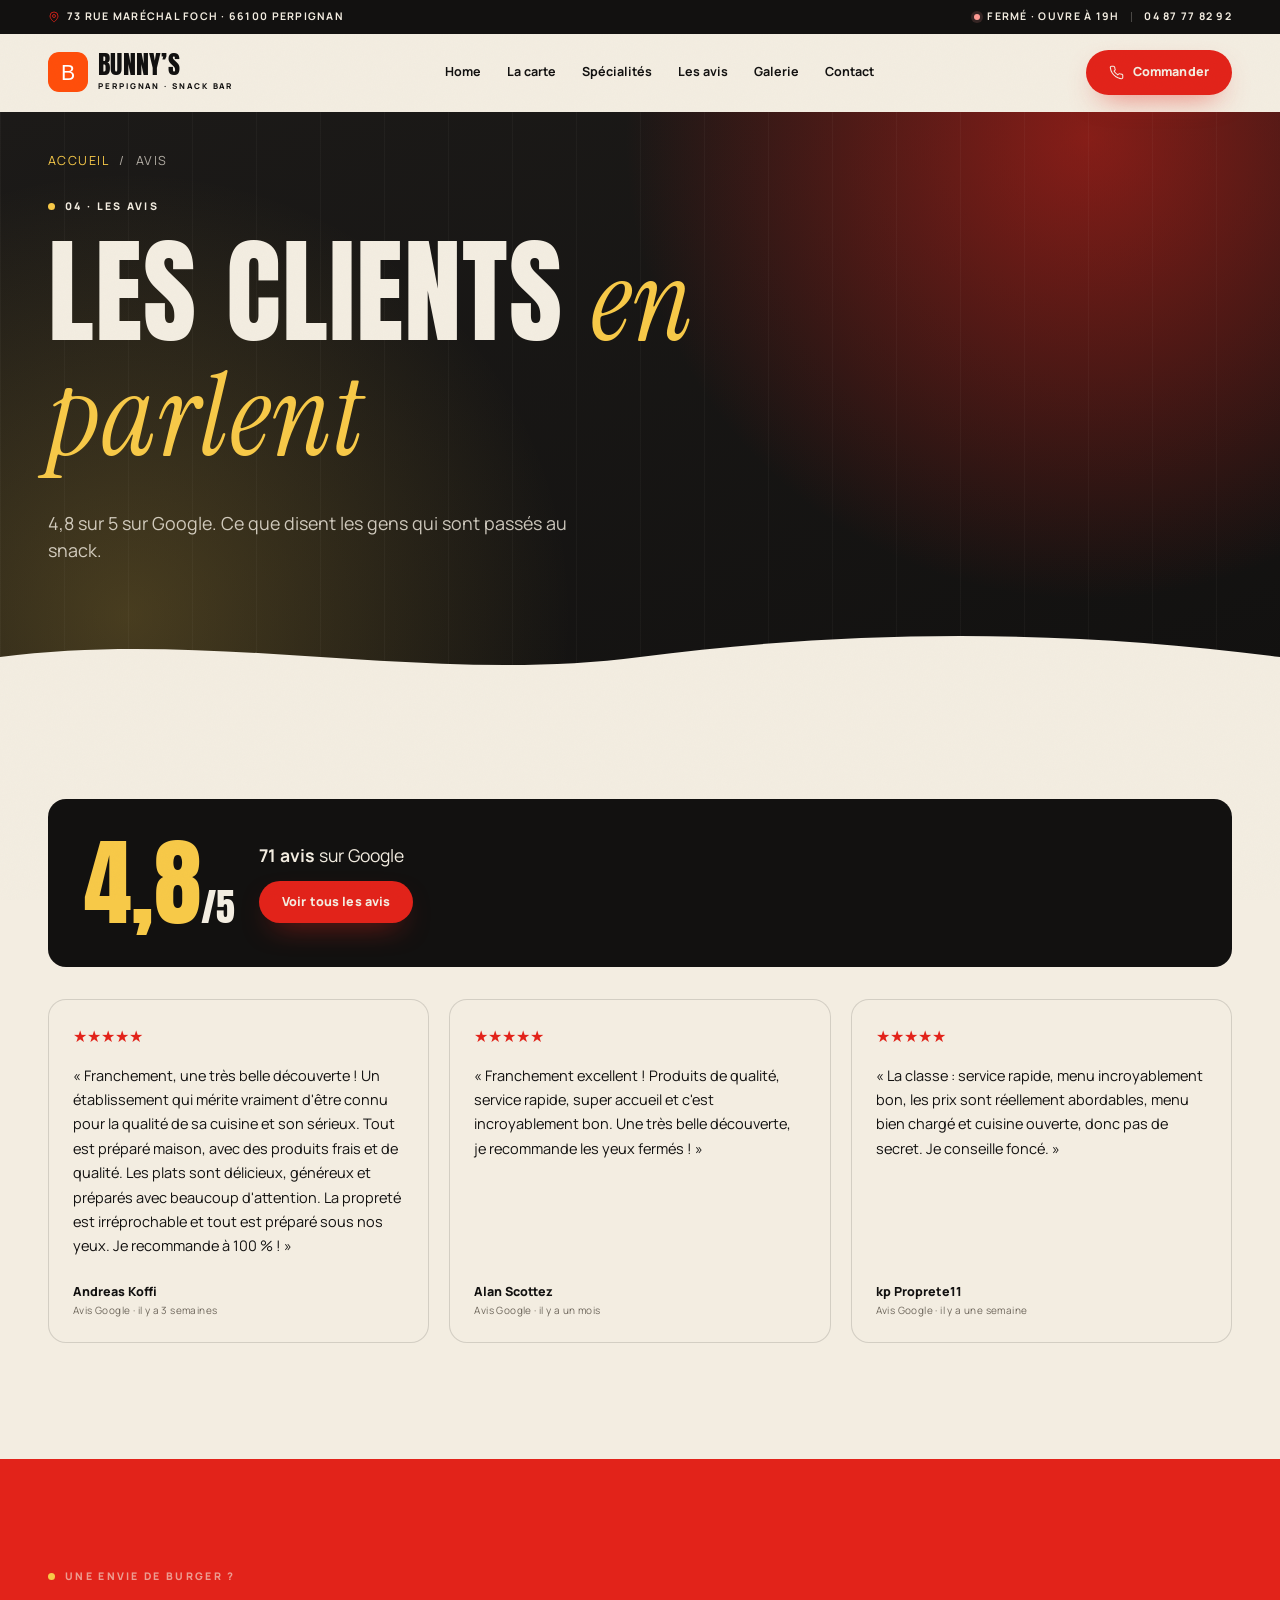
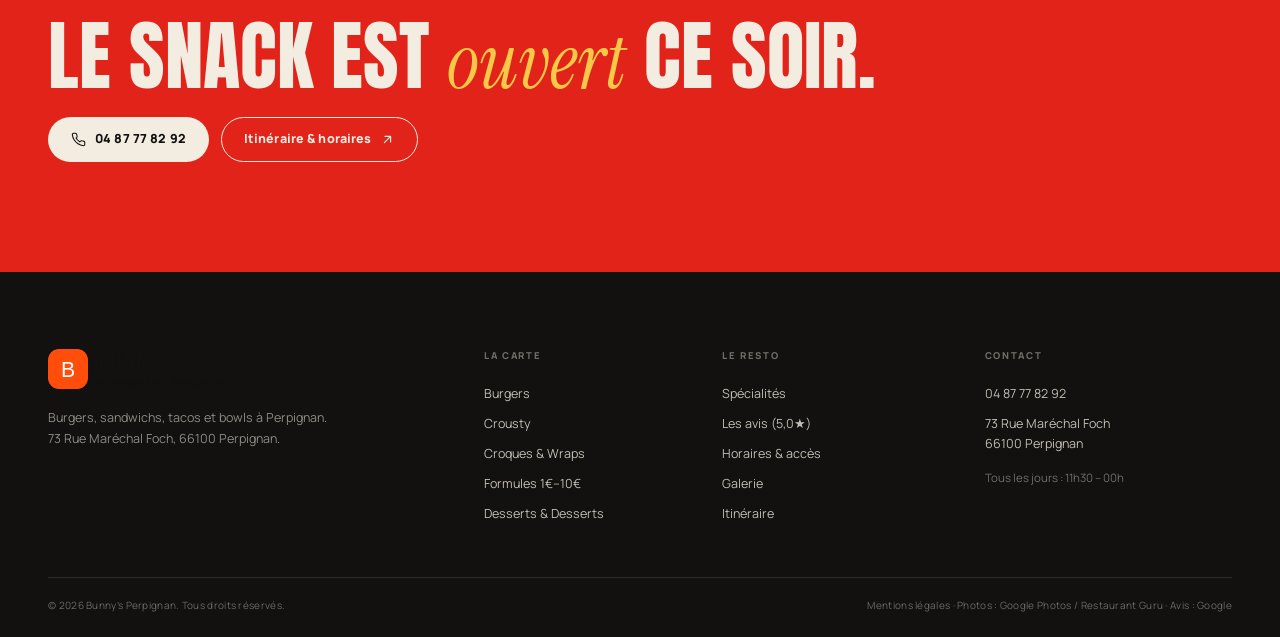
<file: avis.html>
<!doctype html>
<html lang="fr">
<head>
  <meta charset="UTF-8">
  <meta name="viewport" content="width=device-width, initial-scale=1">
  <title>Avis · Bunny’s Perpignan</title>
  <meta name="description" content="Les avis clients de Bunny’s à Perpignan. Note Google 5,0/5 sur 71 avis.">
  <meta name="theme-color" content="#F3EDE1">
  <meta name="color-scheme" content="light">
  <link rel="icon" href="assets/img/favicon.svg" type="image/svg+xml">
  <link rel="apple-touch-icon" href="assets/img/apple-touch-icon.png">
  <link rel="stylesheet" href="assets/css/styles.css">
  <link rel="stylesheet" href="assets/css/subpages.css">
  <script>
    document.documentElement.classList.add('js');
    setTimeout(function () {
      if (!window.__bucketReady) document.documentElement.classList.remove('js');
    }, 2500);
  </script>
</head>
<body class="page">
  <a class="skip-link" href="#main">Aller au contenu</a>
  <div class="scroll-progress" aria-hidden="true"><span></span></div>

  <header class="site-header" id="top">
    <div class="announcement">
      <div class="container announcement__inner">
        <p class="announcement__place">
          <svg class="icon" aria-hidden="true"><use href="#icon-pin"></use></svg>
          73 Rue Maréchal Foch · 66100 Perpignan
        </p>
        <p class="announcement__meta">
          <span class="status-inline" data-open-status>Ouvert tous les jours</span>
          <span class="announcement__sep" aria-hidden="true"></span>
          <a href="tel:+33487778292">04 87 77 82 92</a>
        </p>
      </div>
    </div>

    <div class="nav-wrap">
      <div class="container nav">
        <a class="brand" href="index.html" aria-label="Bunny’s Perpignan, retour en haut">
          <img class="brand__icon" src="assets/img/favicon.svg" alt="" width="40" height="40">
          <span class="brand__text">
            <span class="brand__word">BUNNY’S</span>
            <span class="brand__sub">Perpignan · Snack Bar</span>
          </span>
        </a>

        <nav class="nav__links" aria-label="Navigation principale">
          <a class="nav__link" href="index.html">Home</a>
          <a class="nav__link" href="menu.html">La carte</a>
          <a class="nav__link" href="specialites.html">Spécialités</a>
          <a class="nav__link" href="avis.html">Les avis</a>
          <a class="nav__link" href="gallery.html">Galerie</a>
          <a class="nav__link" href="contact.html">Contact</a>
        </nav>

        <div class="nav__actions">
          <a class="btn btn--red nav__cta" href="tel:+33487778292">
            <svg class="icon" aria-hidden="true"><use href="#icon-phone"></use></svg>
            <span>Commander</span>
          </a>
          <button class="menu-toggle" type="button" aria-expanded="false" aria-controls="mobileMenu" aria-label="Ouvrir le menu">
            <span></span><span></span>
          </button>
        </div>
      </div>
    </div>
  </header>
  <div class="mobile-menu" id="mobileMenu" aria-hidden="true">
    <div class="mobile-menu__top">
      <a class="brand" href="index.html">
        <img class="brand__icon" src="assets/img/favicon.svg" alt="" width="40" height="40">
        <span class="brand__text">
          <span class="brand__word">BUNNY’S</span>
          <span class="brand__sub">Perpignan · Snack Bar</span>
        </span>
      </a>
      <button class="mobile-menu__close" type="button" aria-label="Fermer le menu" data-menu-close>
        <svg class="icon" aria-hidden="true"><use href="#icon-close"></use></svg>
      </button>
    </div>
    <nav class="mobile-menu__nav" aria-label="Navigation mobile">
      <a href="index.html"><span>01</span>Home</a>
      <a href="menu.html"><span>02</span>La carte</a>
      <a href="specialites.html"><span>03</span>Spécialités</a>
      <a href="avis.html"><span>04</span>Les avis</a>
      <a href="gallery.html"><span>05</span>Galerie</a>
      <a href="contact.html"><span>06</span>Contact</a>
    </nav>
    <div class="mobile-menu__foot">
      <a class="mobile-menu__phone" href="tel:+33487778292">04 87 77 82 92</a>
      <p>73 Rue Maréchal Foch<br>66100 Perpignan · 11h30 — minuit</p>
    </div>
  </div>

  <main id="main">
    <section class="page-hero">
      <div class="page-hero__bg" aria-hidden="true"></div>
      <div class="container page-hero__inner">
        <nav class="page-hero__crumbs" aria-label="Fil d'Ariane">
          <a href="index.html">Accueil</a><span aria-hidden="true">/</span><span>Avis</span>
        </nav>
        <p class="eyebrow eyebrow--light reveal">04 · Les avis</p>
        <h1 class="page-hero__title reveal">Les clients <em>en parlent</em></h1>
        <p class="page-hero__lead reveal">4,8 sur 5 sur Google. Ce que disent les gens qui sont passés au snack.</p>
      </div>
      <svg class="page-hero__wave" viewBox="0 0 1440 80" preserveAspectRatio="none" aria-hidden="true" focusable="false"><path d="M0 40 C240 0 480 80 720 40 S1200 0 1440 40 L1440 80 L0 80 Z" fill="currentColor"/></svg>
    </section>
    <section class="section page-avis">
      <div class="container">
        <div class="avis-summary reveal">
          <p class="avis-summary__score">4,8<span>/5</span></p>
          <div>
            <p class="avis-summary__text"><strong>71 avis</strong> sur Google</p>
            <a class="btn btn--red" href="https://www.google.com/maps/search/?api=1&amp;query=Bunny’s+4+Rue+Maréchal Foch+66100+Perpignan" target="_blank" rel="noopener">Voir tous les avis</a>
          </div>
        </div>
        <div class="avis-grid">
          <li class="review-card reveal">
            <p class="review-card__stars" aria-label="5 étoiles">★★★★★</p>
            <blockquote class="review-card__quote">« Franchement, une très belle découverte ! Un établissement qui mérite vraiment d'être connu pour la qualité de sa cuisine et son sérieux. Tout est préparé maison, avec des produits frais et de qualité. Les plats sont délicieux, généreux et préparés avec beaucoup d'attention. La propreté est irréprochable et tout est préparé sous nos yeux. Je recommande à 100 % ! »</blockquote>
            <div class="review-card__author"><div><strong>Andreas Koffi</strong><span class="review-card__meta">Avis Google · il y a 3 semaines</span></div></div>
          </li>
          <li class="review-card reveal">
            <p class="review-card__stars" aria-label="5 étoiles">★★★★★</p>
            <blockquote class="review-card__quote">« Franchement excellent ! Produits de qualité, service rapide, super accueil et c'est incroyablement bon. Une très belle découverte, je recommande les yeux fermés ! »</blockquote>
            <div class="review-card__author"><div><strong>Alan Scottez</strong><span class="review-card__meta">Avis Google · il y a un mois</span></div></div>
          </li>
          <li class="review-card reveal">
            <p class="review-card__stars" aria-label="5 étoiles">★★★★★</p>
            <blockquote class="review-card__quote">« La classe : service rapide, menu incroyablement bon, les prix sont réellement abordables, menu bien chargé et cuisine ouverte, donc pas de secret. Je conseille foncé. »</blockquote>
            <div class="review-card__author"><div><strong>kp Proprete11</strong><span class="review-card__meta">Avis Google · il y a une semaine</span></div></div>
          </li>
</div>
      </div>
    </section>

    <section class="page-cta">
      <div class="container page-cta__inner reveal">
        <p class="eyebrow eyebrow--light">Une envie de burger ?</p>
        <h2 class="page-cta__title">Le snack est <em>ouvert</em> ce soir.</h2>
        <div class="page-cta__actions">
          <a class="btn btn--cream" href="tel:+33487778292"><svg class="icon" aria-hidden="true"><use href="#icon-phone"></use></svg><span>04 87 77 82 92</span></a>
          <a class="btn btn--outline" href="contact.html">Itinéraire &amp; horaires <svg class="icon" aria-hidden="true"><use href="#icon-arrow"></use></svg></a>
        </div>
      </div>
    </section>
  </main>

  <footer class="footer">
    <div class="container">
      <div class="footer__top">
        <div class="footer__brand">
          <a class="brand brand--footer" href="index.html">
            <img class="brand__icon" src="assets/img/favicon.svg" alt="" width="40" height="40">
            <span class="brand__text">
              <span class="brand__word">BUNNY’S</span>
              <span class="brand__sub">Perpignan · Snack Bar</span>
            </span>
          </a>
          <p>Burgers, sandwichs, tacos et bowls à Perpignan.<br>73 Rue Maréchal Foch, 66100 Perpignan.</p>
        </div>

        <nav class="footer__col" aria-label="La carte">
          <h3>La carte</h3>
          <a href="menu.html" data-menu-target="burgers">Burgers</a>
          <a href="menu.html" data-menu-target="crousty">Crousty</a>
          <a href="menu.html" data-menu-target="croques">Croques &amp; Wraps</a>
          <a href="menu.html" data-menu-target="formules">Formules 1€–10€</a>
          <a href="menu.html" data-menu-target="desserts">Desserts &amp; Desserts</a>
        </nav>

        <nav class="footer__col" aria-label="Le restaurant">
          <h3>Le resto</h3>
          <a href="specialites.html">Spécialités</a>
          <a href="avis.html">Les avis (5,0★)</a>
          <a href="contact.html">Horaires &amp; accès</a>
          <a href="gallery.html">Galerie</a>
          <a href="https://www.google.com/maps/dir/?api=1&amp;destination=4+Rue+Maréchal Foch+66100+Perpignan" target="_blank" rel="noopener">Itinéraire</a>
        </nav>

        <div class="footer__col">
          <h3>Contact</h3>
          <a href="tel:+33487778292">04 87 77 82 92</a>
          <a href="https://www.google.com/maps/search/?api=1&amp;query=4+Rue+Maréchal Foch+66100+Perpignan" target="_blank" rel="noopener">73 Rue Maréchal Foch<br>66100 Perpignan</a>
          <p>Tous les jours : 11h30 – 00h</p>
        </div>
      </div>

      <div class="footer__bottom">
        <p>© <span id="year">2026</span> Bunny’s Perpignan. Tous droits réservés.</p>
        <p><a href="mentions-legales.html">Mentions légales</a> · Photos : Google Photos / Restaurant Guru · Avis : Google</p>
      </div>
    </div>
  </footer>

  <div class="mobile-bar" aria-label="Actions rapides">
    <a class="mobile-bar__btn mobile-bar__btn--red" href="tel:+33487778292">
      <svg class="icon" aria-hidden="true"><use href="#icon-phone"></use></svg>
      <span>Appeler</span>
    </a>
    <a class="mobile-bar__btn" href="menu.html">
      <svg class="icon" aria-hidden="true"><use href="#icon-arrow"></use></svg>
      <span>La carte</span>
    </a>
  </div>

  <dialog class="lightbox" id="lightbox" aria-label="Galerie photo">
    <div class="lightbox__inner">
      <button class="lightbox__close" type="button" data-lightbox-close aria-label="Fermer la galerie">
        <svg class="icon" aria-hidden="true"><use href="#icon-close"></use></svg>
      </button>
      <button class="lightbox__nav lightbox__nav--prev" type="button" data-lightbox-prev aria-label="Image précédente">
        <svg class="icon" aria-hidden="true"><use href="#icon-chevron"></use></svg>
      </button>
      <figure class="lightbox__figure">
        <img id="lightboxImage" src="assets/img/image_001.jpg" alt="">
        <figcaption id="lightboxCaption"></figcaption>
      </figure>
      <button class="lightbox__nav lightbox__nav--next" type="button" data-lightbox-next aria-label="Image suivante">
        <svg class="icon" aria-hidden="true"><use href="#icon-chevron"></use></svg>
      </button>
    </div>
  </dialog>

  <svg class="svg-sprite" aria-hidden="true" focusable="false">
    <symbol id="icon-arrow" viewBox="0 0 24 24">
      <path d="M7 17L17 7M17 7H8M17 7V16" fill="none" stroke="currentColor" stroke-width="1.8" stroke-linecap="round" stroke-linejoin="round"/>
    </symbol>
    <symbol id="icon-phone" viewBox="0 0 24 24">
      <path d="M22 16.92v3a2 2 0 0 1-2.18 2 19.79 19.79 0 0 1-8.63-3.07 19.5 19.5 0 0 1-6-6A19.79 19.79 0 0 1 2.12 4.18 2 2 0 0 1 4.11 2h3a2 2 0 0 1 2 1.72c.12.9.33 1.78.62 2.63a2 2 0 0 1-.45 2.11L8 9.73a16 16 0 0 0 6 6l1.27-1.27a2 2 0 0 1 2.11-.45c.85.29 1.73.5 2.63.62A2 2 0 0 1 22 16.92Z" fill="none" stroke="currentColor" stroke-width="1.7" stroke-linecap="round" stroke-linejoin="round"/>
    </symbol>
    <symbol id="icon-pin" viewBox="0 0 24 24">
      <path d="M20 10c0 6-8 12-8 12S4 16 4 10a8 8 0 1 1 16 0Z" fill="none" stroke="currentColor" stroke-width="1.7" stroke-linejoin="round"/>
      <circle cx="12" cy="10" r="3" fill="none" stroke="currentColor" stroke-width="1.7"/>
    </symbol>
    <symbol id="icon-clock" viewBox="0 0 24 24">
      <circle cx="12" cy="12" r="9" fill="none" stroke="currentColor" stroke-width="1.7"/>
      <path d="M12 7v5l3 2" fill="none" stroke="currentColor" stroke-width="1.7" stroke-linecap="round" stroke-linejoin="round"/>
    </symbol>
    <symbol id="icon-star" viewBox="0 0 24 24">
      <path d="M12 2.6l2.8 5.7 6.3.9-4.6 4.4 1.1 6.3-5.6-3-5.6 3 1.1-6.3L3 9.2l6.3-.9L12 2.6Z" fill="currentColor"/>
    </symbol>
    <symbol id="icon-close" viewBox="0 0 24 24">
      <path d="M6 6l12 12M18 6L6 18" fill="none" stroke="currentColor" stroke-width="1.8" stroke-linecap="round"/>
    </symbol>
    <symbol id="icon-chevron" viewBox="0 0 24 24">
      <path d="M9 5l7 7-7 7" fill="none" stroke="currentColor" stroke-width="1.8" stroke-linecap="round" stroke-linejoin="round"/>
    </symbol>
    <symbol id="icon-instagram" viewBox="0 0 24 24">
      <rect x="3.5" y="3.5" width="17" height="17" rx="5" fill="none" stroke="currentColor" stroke-width="1.7"/>
      <circle cx="12" cy="12" r="4" fill="none" stroke="currentColor" stroke-width="1.7"/>
      <circle cx="17.4" cy="6.6" r="1.2" fill="currentColor"/>
    </symbol>
    <symbol id="icon-facebook" viewBox="0 0 24 24">
      <path d="M14 8h3V4h-3a5 5 0 0 0-5 5v3H6v4h3v6h4v-6h3l1-4h-4V9a1 1 0 0 1 1-1Z" fill="currentColor"/>
    </symbol>
    <symbol id="icon-google" viewBox="0 0 24 24">
      <path fill="#4285F4" d="M23.49 12.27c0-.79-.07-1.54-.2-2.27H12v4.51h6.47a5.54 5.54 0 0 1-2.4 3.63v3h3.88c2.27-2.09 3.54-5.17 3.54-8.87Z"/>
      <path fill="#34A853" d="M12 24c3.24 0 5.95-1.08 7.94-2.91l-3.88-3c-1.08.72-2.45 1.15-4.06 1.15-3.13 0-5.78-2.11-6.73-4.96H1.26v3.09A12 12 0 0 0 12 24Z"/>
      <path fill="#FBBC05" d="M5.27 14.28A7.2 7.2 0 0 1 4.9 12c0-.79.14-1.56.37-2.28V6.63H1.26A12 12 0 0 0 0 12c0 1.94.46 3.77 1.26 5.37l4.01-3.09Z"/>
      <path fill="#EA4335" d="M12 4.75c1.77 0 3.35.61 4.6 1.8l3.44-3.44C17.95 1.19 15.24 0 12 0A12 12 0 0 0 1.26 6.63l4.01 3.09C6.22 6.86 8.87 4.75 12 4.75Z"/>
    </symbol>
  </svg>

  <script src="assets/js/main.js" defer></script>
</body>
</html>
</file>
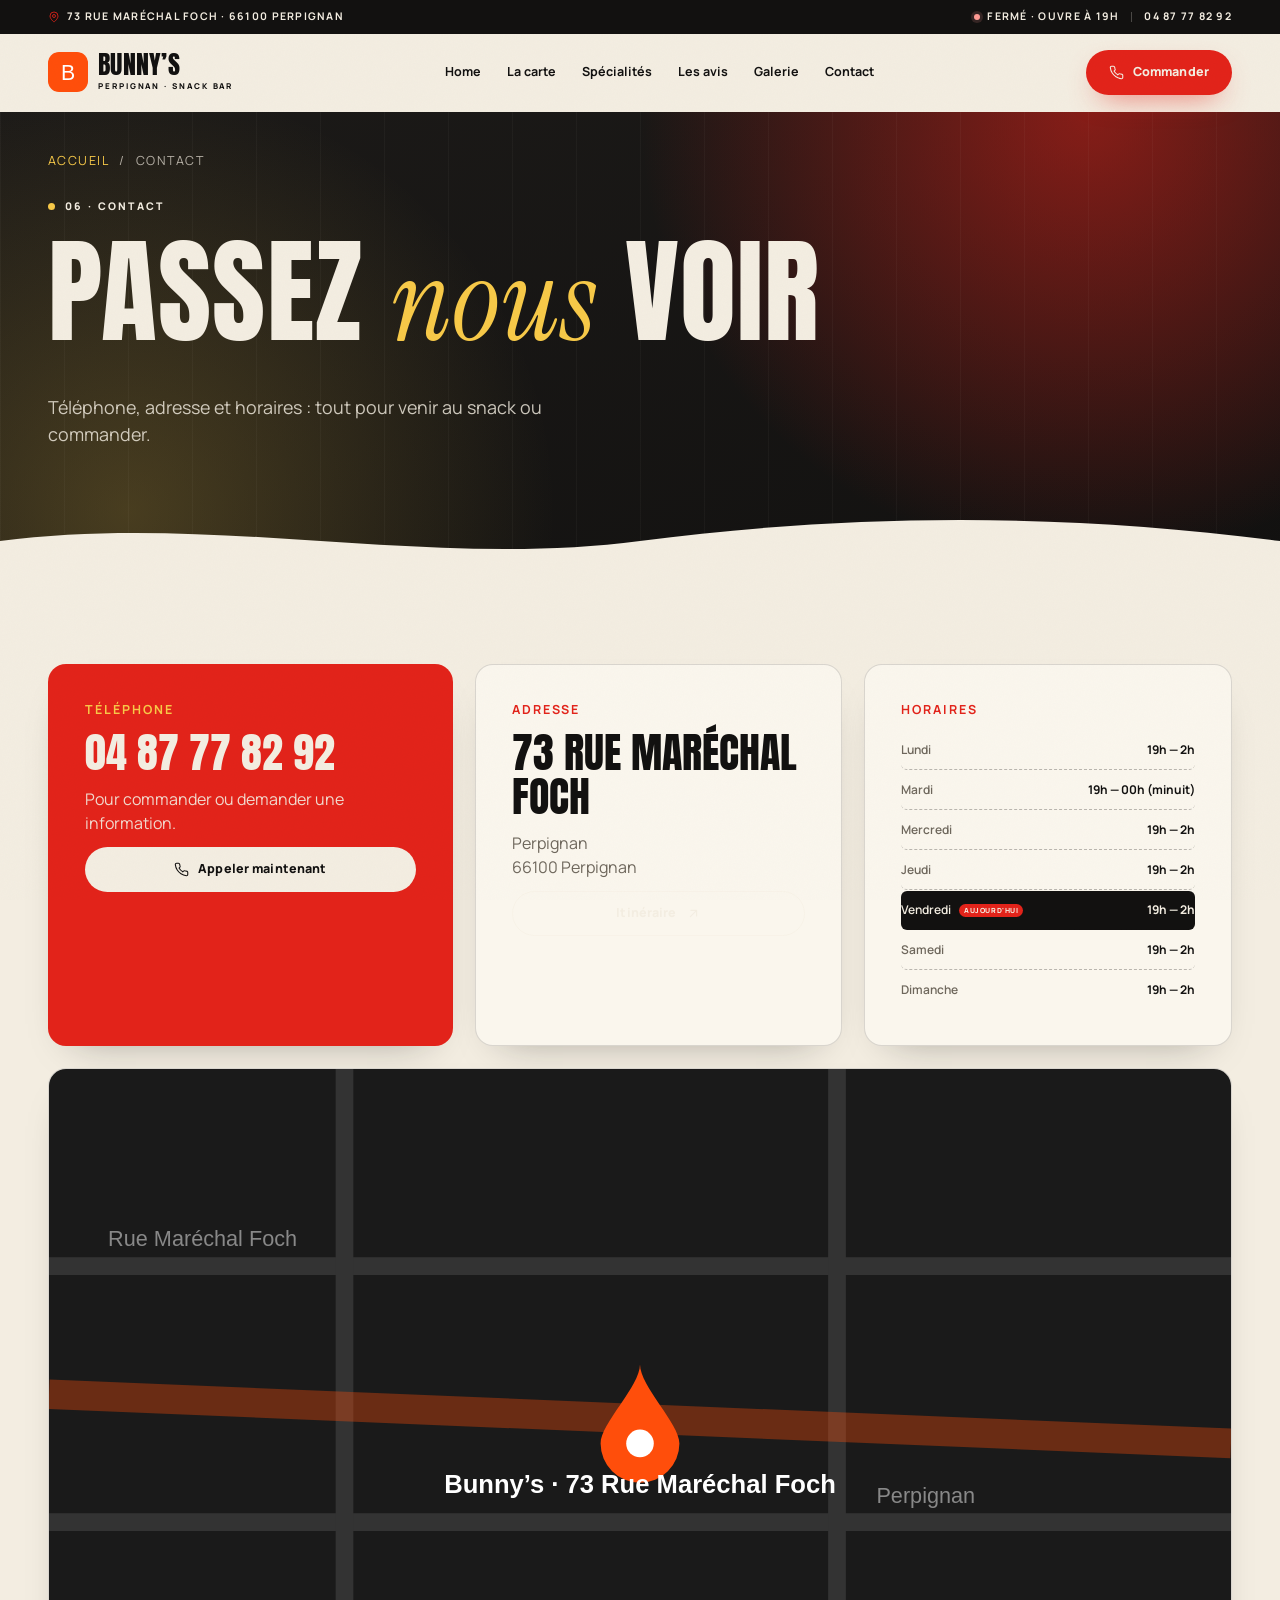
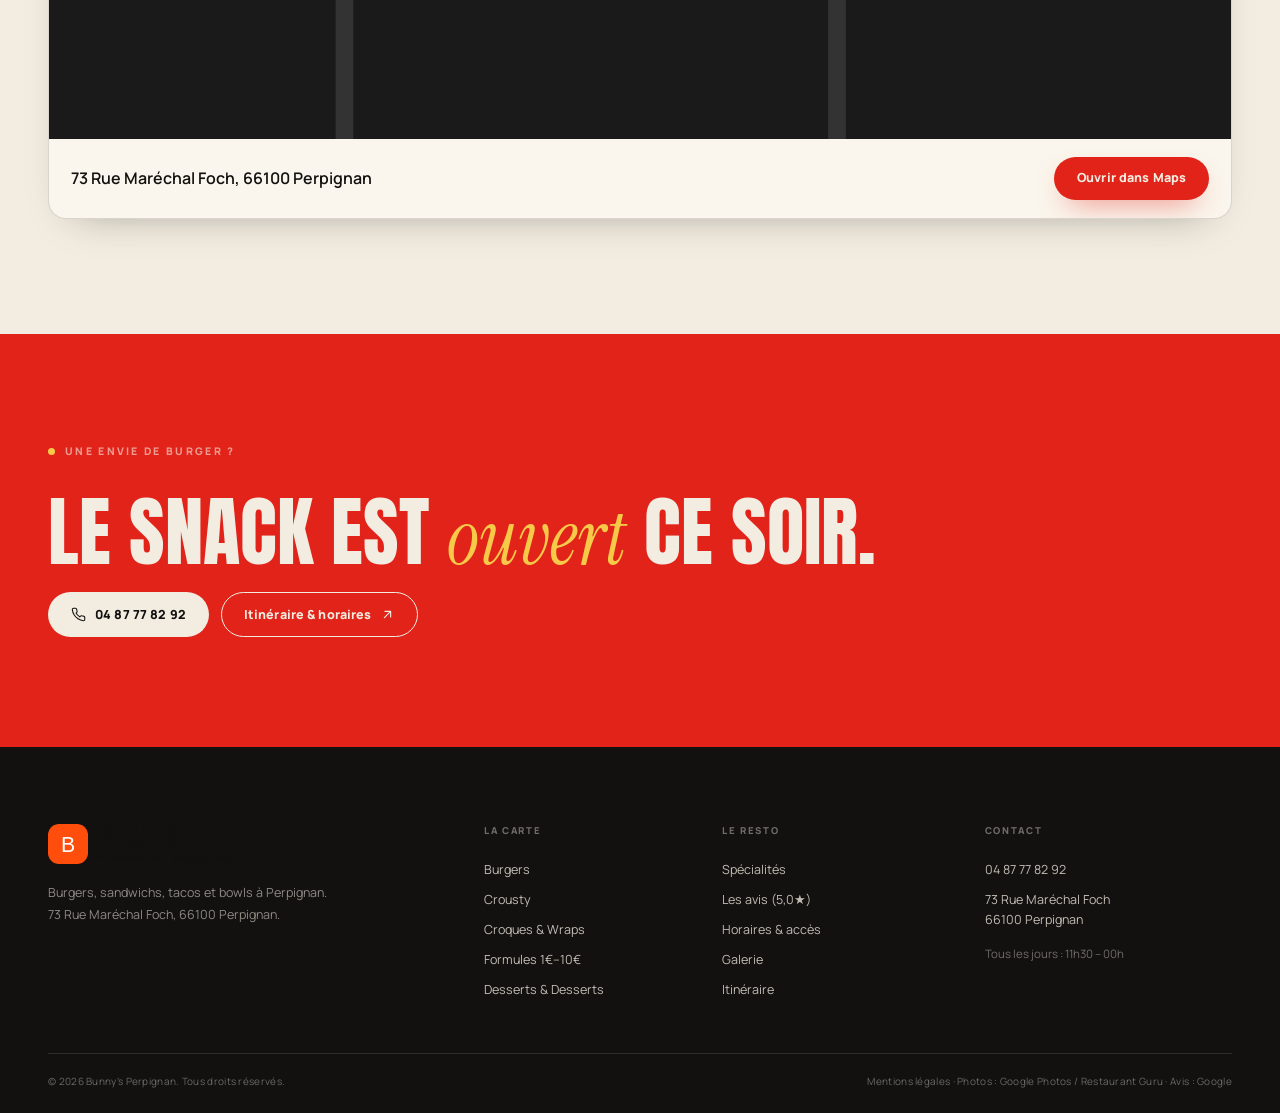
<file: contact.html>
<!doctype html>
<html lang="fr">
<head>
  <meta charset="UTF-8">
  <meta name="viewport" content="width=device-width, initial-scale=1">
  <title>Contact · Bunny’s Perpignan</title>
  <meta name="description" content="Contact, horaires et itinéraire de Bunny’s, 73 Rue Maréchal Foch à Perpignan.">
  <meta name="theme-color" content="#F3EDE1">
  <meta name="color-scheme" content="light">
  <link rel="icon" href="assets/img/favicon.svg" type="image/svg+xml">
  <link rel="apple-touch-icon" href="assets/img/apple-touch-icon.png">
  <link rel="stylesheet" href="assets/css/styles.css">
  <link rel="stylesheet" href="assets/css/subpages.css">
  <script>
    document.documentElement.classList.add('js');
    setTimeout(function () {
      if (!window.__bucketReady) document.documentElement.classList.remove('js');
    }, 2500);
  </script>
  <meta property="og:type" content="website">
  <meta property="og:locale" content="fr_FR">
  <meta property="og:site_name" content="Bunny’s Perpignan">
  <meta property="og:title" content="Contact · Bunny’s Perpignan">
  <meta property="og:description" content="Contact, horaires et itinéraire de Bunny’s, 73 Rue Maréchal Foch à Perpignan.">
</head>
<body class="page">
  <a class="skip-link" href="#main">Aller au contenu</a>
  <div class="scroll-progress" aria-hidden="true"><span></span></div>

  <header class="site-header" id="top">
    <div class="announcement">
      <div class="container announcement__inner">
        <p class="announcement__place">
          <svg class="icon" aria-hidden="true"><use href="#icon-pin"></use></svg>
          73 Rue Maréchal Foch · 66100 Perpignan
        </p>
        <p class="announcement__meta">
          <span class="status-inline" data-open-status>Ouvert tous les jours</span>
          <span class="announcement__sep" aria-hidden="true"></span>
          <a href="tel:+33487778292">04 87 77 82 92</a>
        </p>
      </div>
    </div>

    <div class="nav-wrap">
      <div class="container nav">
        <a class="brand" href="index.html" aria-label="Bunny’s Perpignan, retour en haut">
          <img class="brand__icon" src="assets/img/favicon.svg" alt="" width="40" height="40">
          <span class="brand__text">
            <span class="brand__word">BUNNY’S</span>
            <span class="brand__sub">Perpignan · Snack Bar</span>
          </span>
        </a>

        <nav class="nav__links" aria-label="Navigation principale">
          <a class="nav__link" href="index.html">Home</a>
          <a class="nav__link" href="menu.html">La carte</a>
          <a class="nav__link" href="specialites.html">Spécialités</a>
          <a class="nav__link" href="avis.html">Les avis</a>
          <a class="nav__link" href="gallery.html">Galerie</a>
          <a class="nav__link" href="contact.html">Contact</a>
        </nav>

        <div class="nav__actions">
          <a class="btn btn--red nav__cta" href="tel:+33487778292">
            <svg class="icon" aria-hidden="true"><use href="#icon-phone"></use></svg>
            <span>Commander</span>
          </a>
          <button class="menu-toggle" type="button" aria-expanded="false" aria-controls="mobileMenu" aria-label="Ouvrir le menu">
            <span></span><span></span>
          </button>
        </div>
      </div>
    </div>
  </header>
  <div class="mobile-menu" id="mobileMenu" aria-hidden="true">
    <div class="mobile-menu__top">
      <a class="brand" href="index.html">
        <img class="brand__icon" src="assets/img/favicon.svg" alt="" width="40" height="40">
        <span class="brand__text">
          <span class="brand__word">BUNNY’S</span>
          <span class="brand__sub">Perpignan · Snack Bar</span>
        </span>
      </a>
      <button class="mobile-menu__close" type="button" aria-label="Fermer le menu" data-menu-close>
        <svg class="icon" aria-hidden="true"><use href="#icon-close"></use></svg>
      </button>
    </div>
    <nav class="mobile-menu__nav" aria-label="Navigation mobile">
      <a href="index.html"><span>01</span>Home</a>
      <a href="menu.html"><span>02</span>La carte</a>
      <a href="specialites.html"><span>03</span>Spécialités</a>
      <a href="avis.html"><span>04</span>Les avis</a>
      <a href="gallery.html"><span>05</span>Galerie</a>
      <a href="contact.html"><span>06</span>Contact</a>
    </nav>
    <div class="mobile-menu__foot">
      <a class="mobile-menu__phone" href="tel:+33487778292">04 87 77 82 92</a>
      <p>73 Rue Maréchal Foch<br>66100 Perpignan · 11h30 — minuit</p>
    </div>
  </div>

  <main id="main">
    <section class="page-hero">
      <div class="page-hero__bg" aria-hidden="true"></div>
      <div class="container page-hero__inner">
        <nav class="page-hero__crumbs" aria-label="Fil d'Ariane">
          <a href="index.html">Accueil</a><span aria-hidden="true">/</span><span>Contact</span>
        </nav>
        <p class="eyebrow eyebrow--light reveal">06 · Contact</p>
        <h1 class="page-hero__title reveal">Passez <em>nous</em> voir</h1>
        <p class="page-hero__lead reveal">Téléphone, adresse et horaires : tout pour venir au snack ou commander.</p>
      </div>
      <svg class="page-hero__wave" viewBox="0 0 1440 80" preserveAspectRatio="none" aria-hidden="true" focusable="false"><path d="M0 40 C240 0 480 80 720 40 S1200 0 1440 40 L1440 80 L0 80 Z" fill="currentColor"/></svg>
    </section>
    <section class="section page-contact">
      <div class="container contact-grid">
        <article class="contact-card contact-card--red reveal">
          <p class="contact-card__label">Téléphone</p>
          <a class="contact-card__big" href="tel:+33487778292">04 87 77 82 92</a>
          <p class="contact-card__text">Pour commander ou demander une information.</p>
          <a class="btn btn--cream" href="tel:+33487778292"><svg class="icon" aria-hidden="true"><use href="#icon-phone"></use></svg><span>Appeler maintenant</span></a>
        </article>

        <article class="contact-card reveal" style="--delay:.08s">
          <p class="contact-card__label">Adresse</p>
          <p class="contact-card__big">73 Rue Maréchal Foch</p>
          <p class="contact-card__text">Perpignan<br>66100 Perpignan</p>
          <a class="btn btn--outline" href="https://www.google.com/maps/dir/?api=1&amp;destination=4+Rue+Maréchal Foch+66100+Perpignan" target="_blank" rel="noopener">Itinéraire <svg class="icon" aria-hidden="true"><use href="#icon-arrow"></use></svg></a>
        </article>

        <article class="contact-card reveal" style="--delay:.16s">
          <p class="contact-card__label">Horaires</p>
          <ul class="hours__list hours__list--plain" data-hours>
              <li data-day="1"><span>Lundi</span><span>19h — 2h</span></li>
              <li data-day="2"><span>Mardi</span><span>19h — 00h (minuit)</span></li>
              <li data-day="3"><span>Mercredi</span><span>19h — 2h</span></li>
              <li data-day="4"><span>Jeudi</span><span>19h — 2h</span></li>
              <li data-day="5"><span>Vendredi</span><span>19h — 2h</span></li>
              <li data-day="6"><span>Samedi</span><span>19h — 2h</span></li>
              <li data-day="0"><span>Dimanche</span><span>19h — 2h</span></li>
          </ul>
        </article>

        <figure class="contact-map reveal">
          <img src="assets/img/map.svg" width="1200" height="680" loading="lazy" alt="Plan d'accès Bunny’s, 73 rue Maréchal Foch à Perpignan">
          <figcaption>
            <span>73 Rue Maréchal Foch, 66100 Perpignan</span>
            <a class="btn btn--red" href="https://www.google.com/maps/dir/?api=1&amp;destination=4+Rue+Maréchal Foch+66100+Perpignan" target="_blank" rel="noopener">Ouvrir dans Maps</a>
          </figcaption>
        </figure>
      </div>
    </section>

    <section class="page-cta">
      <div class="container page-cta__inner reveal">
        <p class="eyebrow eyebrow--light">Une envie de burger ?</p>
        <h2 class="page-cta__title">Le snack est <em>ouvert</em> ce soir.</h2>
        <div class="page-cta__actions">
          <a class="btn btn--cream" href="tel:+33487778292"><svg class="icon" aria-hidden="true"><use href="#icon-phone"></use></svg><span>04 87 77 82 92</span></a>
          <a class="btn btn--outline" href="contact.html">Itinéraire &amp; horaires <svg class="icon" aria-hidden="true"><use href="#icon-arrow"></use></svg></a>
        </div>
      </div>
    </section>
  </main>

  <footer class="footer">
    <div class="container">
      <div class="footer__top">
        <div class="footer__brand">
          <a class="brand brand--footer" href="index.html">
            <img class="brand__icon" src="assets/img/favicon.svg" alt="" width="40" height="40">
            <span class="brand__text">
              <span class="brand__word">BUNNY’S</span>
              <span class="brand__sub">Perpignan · Snack Bar</span>
            </span>
          </a>
          <p>Burgers, sandwichs, tacos et bowls à Perpignan.<br>73 Rue Maréchal Foch, 66100 Perpignan.</p>
        </div>

        <nav class="footer__col" aria-label="La carte">
          <h3>La carte</h3>
          <a href="menu.html" data-menu-target="burgers">Burgers</a>
          <a href="menu.html" data-menu-target="crousty">Crousty</a>
          <a href="menu.html" data-menu-target="croques">Croques &amp; Wraps</a>
          <a href="menu.html" data-menu-target="formules">Formules 1€–10€</a>
          <a href="menu.html" data-menu-target="desserts">Desserts &amp; Desserts</a>
        </nav>

        <nav class="footer__col" aria-label="Le restaurant">
          <h3>Le resto</h3>
          <a href="specialites.html">Spécialités</a>
          <a href="avis.html">Les avis (5,0★)</a>
          <a href="contact.html">Horaires &amp; accès</a>
          <a href="gallery.html">Galerie</a>
          <a href="https://www.google.com/maps/dir/?api=1&amp;destination=4+Rue+Maréchal Foch+66100+Perpignan" target="_blank" rel="noopener">Itinéraire</a>
        </nav>

        <div class="footer__col">
          <h3>Contact</h3>
          <a href="tel:+33487778292">04 87 77 82 92</a>
          <a href="https://www.google.com/maps/search/?api=1&amp;query=4+Rue+Maréchal Foch+66100+Perpignan" target="_blank" rel="noopener">73 Rue Maréchal Foch<br>66100 Perpignan</a>
          <p>Tous les jours : 11h30 – 00h</p>
        </div>
      </div>

      <div class="footer__bottom">
        <p>© <span id="year">2026</span> Bunny’s Perpignan. Tous droits réservés.</p>
        <p><a href="mentions-legales.html">Mentions légales</a> · Photos : Google Photos / Restaurant Guru · Avis : Google</p>
      </div>
    </div>
  </footer>

  <div class="mobile-bar" aria-label="Actions rapides">
    <a class="mobile-bar__btn mobile-bar__btn--red" href="tel:+33487778292">
      <svg class="icon" aria-hidden="true"><use href="#icon-phone"></use></svg>
      <span>Appeler</span>
    </a>
    <a class="mobile-bar__btn" href="menu.html">
      <svg class="icon" aria-hidden="true"><use href="#icon-arrow"></use></svg>
      <span>La carte</span>
    </a>
  </div>

  <dialog class="lightbox" id="lightbox" aria-label="Galerie photo">
    <div class="lightbox__inner">
      <button class="lightbox__close" type="button" data-lightbox-close aria-label="Fermer la galerie">
        <svg class="icon" aria-hidden="true"><use href="#icon-close"></use></svg>
      </button>
      <button class="lightbox__nav lightbox__nav--prev" type="button" data-lightbox-prev aria-label="Image précédente">
        <svg class="icon" aria-hidden="true"><use href="#icon-chevron"></use></svg>
      </button>
      <figure class="lightbox__figure">
        <img id="lightboxImage" src="assets/img/image_001.jpg" alt="">
        <figcaption id="lightboxCaption"></figcaption>
      </figure>
      <button class="lightbox__nav lightbox__nav--next" type="button" data-lightbox-next aria-label="Image suivante">
        <svg class="icon" aria-hidden="true"><use href="#icon-chevron"></use></svg>
      </button>
    </div>
  </dialog>

  <svg class="svg-sprite" aria-hidden="true" focusable="false">
    <symbol id="icon-arrow" viewBox="0 0 24 24">
      <path d="M7 17L17 7M17 7H8M17 7V16" fill="none" stroke="currentColor" stroke-width="1.8" stroke-linecap="round" stroke-linejoin="round"/>
    </symbol>
    <symbol id="icon-phone" viewBox="0 0 24 24">
      <path d="M22 16.92v3a2 2 0 0 1-2.18 2 19.79 19.79 0 0 1-8.63-3.07 19.5 19.5 0 0 1-6-6A19.79 19.79 0 0 1 2.12 4.18 2 2 0 0 1 4.11 2h3a2 2 0 0 1 2 1.72c.12.9.33 1.78.62 2.63a2 2 0 0 1-.45 2.11L8 9.73a16 16 0 0 0 6 6l1.27-1.27a2 2 0 0 1 2.11-.45c.85.29 1.73.5 2.63.62A2 2 0 0 1 22 16.92Z" fill="none" stroke="currentColor" stroke-width="1.7" stroke-linecap="round" stroke-linejoin="round"/>
    </symbol>
    <symbol id="icon-pin" viewBox="0 0 24 24">
      <path d="M20 10c0 6-8 12-8 12S4 16 4 10a8 8 0 1 1 16 0Z" fill="none" stroke="currentColor" stroke-width="1.7" stroke-linejoin="round"/>
      <circle cx="12" cy="10" r="3" fill="none" stroke="currentColor" stroke-width="1.7"/>
    </symbol>
    <symbol id="icon-clock" viewBox="0 0 24 24">
      <circle cx="12" cy="12" r="9" fill="none" stroke="currentColor" stroke-width="1.7"/>
      <path d="M12 7v5l3 2" fill="none" stroke="currentColor" stroke-width="1.7" stroke-linecap="round" stroke-linejoin="round"/>
    </symbol>
    <symbol id="icon-star" viewBox="0 0 24 24">
      <path d="M12 2.6l2.8 5.7 6.3.9-4.6 4.4 1.1 6.3-5.6-3-5.6 3 1.1-6.3L3 9.2l6.3-.9L12 2.6Z" fill="currentColor"/>
    </symbol>
    <symbol id="icon-close" viewBox="0 0 24 24">
      <path d="M6 6l12 12M18 6L6 18" fill="none" stroke="currentColor" stroke-width="1.8" stroke-linecap="round"/>
    </symbol>
    <symbol id="icon-chevron" viewBox="0 0 24 24">
      <path d="M9 5l7 7-7 7" fill="none" stroke="currentColor" stroke-width="1.8" stroke-linecap="round" stroke-linejoin="round"/>
    </symbol>
    <symbol id="icon-instagram" viewBox="0 0 24 24">
      <rect x="3.5" y="3.5" width="17" height="17" rx="5" fill="none" stroke="currentColor" stroke-width="1.7"/>
      <circle cx="12" cy="12" r="4" fill="none" stroke="currentColor" stroke-width="1.7"/>
      <circle cx="17.4" cy="6.6" r="1.2" fill="currentColor"/>
    </symbol>
    <symbol id="icon-facebook" viewBox="0 0 24 24">
      <path d="M14 8h3V4h-3a5 5 0 0 0-5 5v3H6v4h3v6h4v-6h3l1-4h-4V9a1 1 0 0 1 1-1Z" fill="currentColor"/>
    </symbol>
    <symbol id="icon-google" viewBox="0 0 24 24">
      <path fill="#4285F4" d="M23.49 12.27c0-.79-.07-1.54-.2-2.27H12v4.51h6.47a5.54 5.54 0 0 1-2.4 3.63v3h3.88c2.27-2.09 3.54-5.17 3.54-8.87Z"/>
      <path fill="#34A853" d="M12 24c3.24 0 5.95-1.08 7.94-2.91l-3.88-3c-1.08.72-2.45 1.15-4.06 1.15-3.13 0-5.78-2.11-6.73-4.96H1.26v3.09A12 12 0 0 0 12 24Z"/>
      <path fill="#FBBC05" d="M5.27 14.28A7.2 7.2 0 0 1 4.9 12c0-.79.14-1.56.37-2.28V6.63H1.26A12 12 0 0 0 0 12c0 1.94.46 3.77 1.26 5.37l4.01-3.09Z"/>
      <path fill="#EA4335" d="M12 4.75c1.77 0 3.35.61 4.6 1.8l3.44-3.44C17.95 1.19 15.24 0 12 0A12 12 0 0 0 1.26 6.63l4.01 3.09C6.22 6.86 8.87 4.75 12 4.75Z"/>
    </symbol>
  </svg>

  <script src="assets/js/main.js" defer></script>
</body>
</html>
</file>
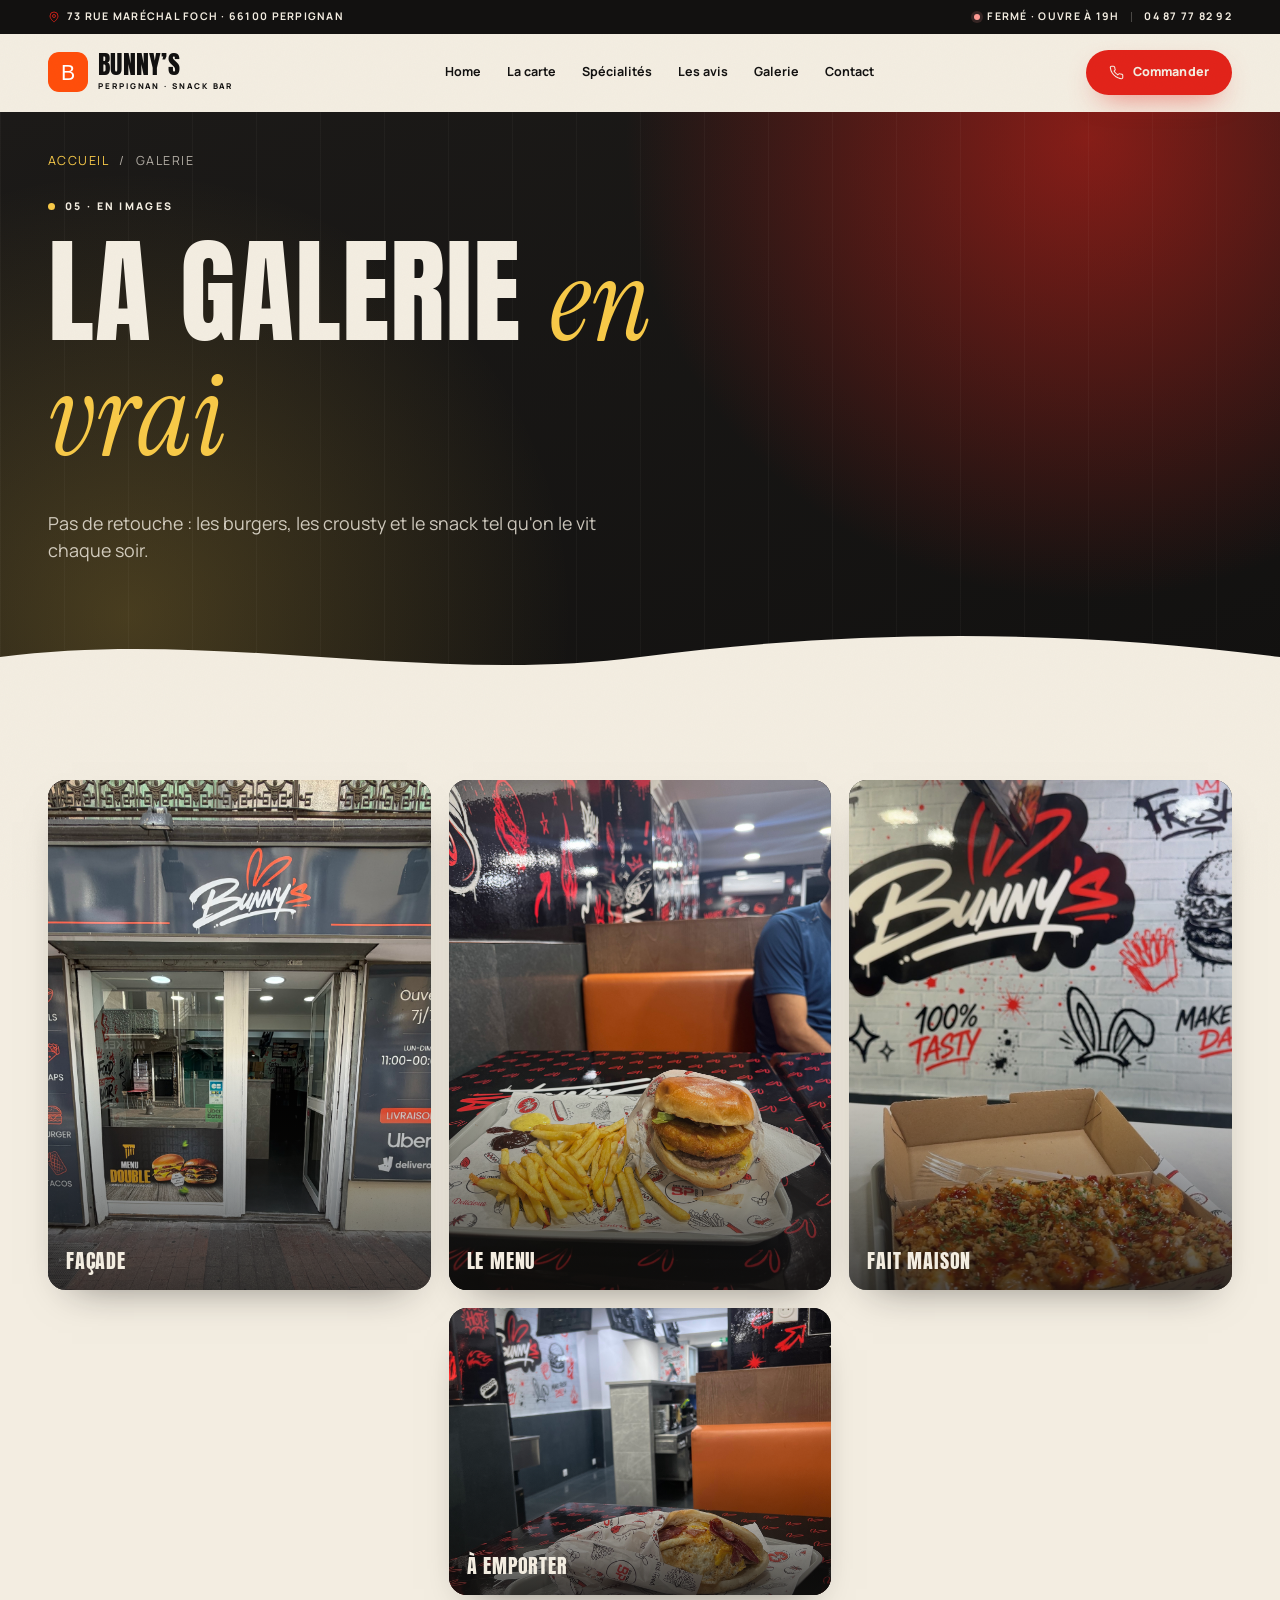
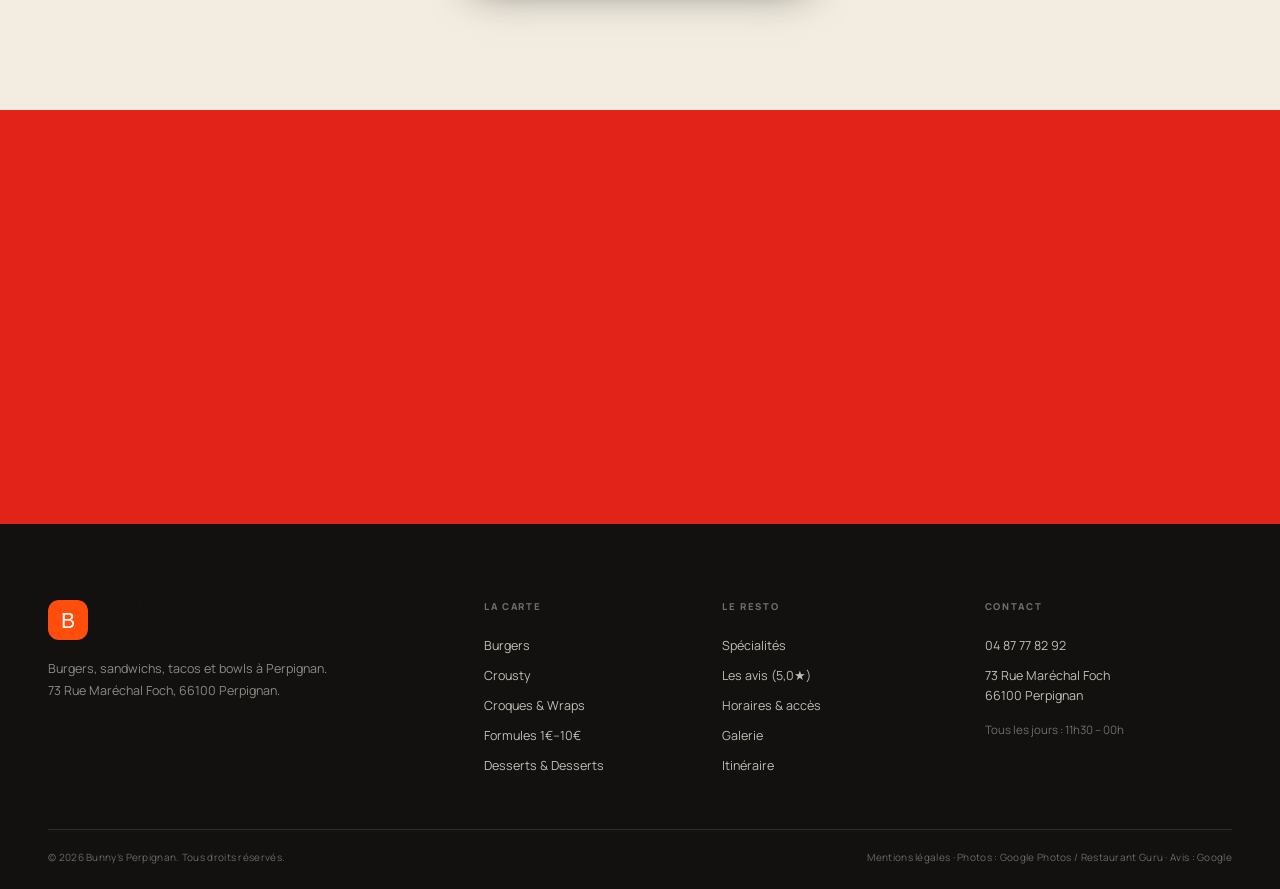
<file: gallery.html>
<!doctype html>
<html lang="fr">
<head>
  <meta charset="UTF-8">
  <meta name="viewport" content="width=device-width, initial-scale=1">
  <title>Galerie · Bunny’s Perpignan</title>
  <meta name="description" content="Photos de Bunny’s à Perpignan : burgers, crousty, frites et l'ambiance du snack.">
  <meta name="theme-color" content="#F3EDE1">
  <meta name="color-scheme" content="light">
  <link rel="icon" href="assets/img/favicon.svg" type="image/svg+xml">
  <link rel="apple-touch-icon" href="assets/img/apple-touch-icon.png">
  <link rel="stylesheet" href="assets/css/styles.css">
  <link rel="stylesheet" href="assets/css/subpages.css">
  <script>
    document.documentElement.classList.add('js');
    setTimeout(function () {
      if (!window.__bucketReady) document.documentElement.classList.remove('js');
    }, 2500);
  </script>
  <meta property="og:type" content="website">
  <meta property="og:locale" content="fr_FR">
  <meta property="og:site_name" content="Bunny’s Perpignan">
  <meta property="og:title" content="Galerie · Bunny’s Perpignan">
  <meta property="og:description" content="Photos de Bunny’s à Perpignan : burgers, crousty, frites et l'ambiance du snack.">
</head>
<body class="page">
  <a class="skip-link" href="#main">Aller au contenu</a>
  <div class="scroll-progress" aria-hidden="true"><span></span></div>

  <header class="site-header" id="top">
    <div class="announcement">
      <div class="container announcement__inner">
        <p class="announcement__place">
          <svg class="icon" aria-hidden="true"><use href="#icon-pin"></use></svg>
          73 Rue Maréchal Foch · 66100 Perpignan
        </p>
        <p class="announcement__meta">
          <span class="status-inline" data-open-status>Ouvert tous les jours</span>
          <span class="announcement__sep" aria-hidden="true"></span>
          <a href="tel:+33487778292">04 87 77 82 92</a>
        </p>
      </div>
    </div>

    <div class="nav-wrap">
      <div class="container nav">
        <a class="brand" href="index.html" aria-label="Bunny’s Perpignan, retour en haut">
          <img class="brand__icon" src="assets/img/favicon.svg" alt="" width="40" height="40">
          <span class="brand__text">
            <span class="brand__word">BUNNY’S</span>
            <span class="brand__sub">Perpignan · Snack Bar</span>
          </span>
        </a>

        <nav class="nav__links" aria-label="Navigation principale">
          <a class="nav__link" href="index.html">Home</a>
          <a class="nav__link" href="menu.html">La carte</a>
          <a class="nav__link" href="specialites.html">Spécialités</a>
          <a class="nav__link" href="avis.html">Les avis</a>
          <a class="nav__link" href="gallery.html">Galerie</a>
          <a class="nav__link" href="contact.html">Contact</a>
        </nav>

        <div class="nav__actions">
          <a class="btn btn--red nav__cta" href="tel:+33487778292">
            <svg class="icon" aria-hidden="true"><use href="#icon-phone"></use></svg>
            <span>Commander</span>
          </a>
          <button class="menu-toggle" type="button" aria-expanded="false" aria-controls="mobileMenu" aria-label="Ouvrir le menu">
            <span></span><span></span>
          </button>
        </div>
      </div>
    </div>
  </header>
  <div class="mobile-menu" id="mobileMenu" aria-hidden="true">
    <div class="mobile-menu__top">
      <a class="brand" href="index.html">
        <img class="brand__icon" src="assets/img/favicon.svg" alt="" width="40" height="40">
        <span class="brand__text">
          <span class="brand__word">BUNNY’S</span>
          <span class="brand__sub">Perpignan · Snack Bar</span>
        </span>
      </a>
      <button class="mobile-menu__close" type="button" aria-label="Fermer le menu" data-menu-close>
        <svg class="icon" aria-hidden="true"><use href="#icon-close"></use></svg>
      </button>
    </div>
    <nav class="mobile-menu__nav" aria-label="Navigation mobile">
      <a href="index.html"><span>01</span>Home</a>
      <a href="menu.html"><span>02</span>La carte</a>
      <a href="specialites.html"><span>03</span>Spécialités</a>
      <a href="avis.html"><span>04</span>Les avis</a>
      <a href="gallery.html"><span>05</span>Galerie</a>
      <a href="contact.html"><span>06</span>Contact</a>
    </nav>
    <div class="mobile-menu__foot">
      <a class="mobile-menu__phone" href="tel:+33487778292">04 87 77 82 92</a>
      <p>73 Rue Maréchal Foch<br>66100 Perpignan · 11h30 — minuit</p>
    </div>
  </div>

  <main id="main">
    <section class="page-hero">
      <div class="page-hero__bg" aria-hidden="true"></div>
      <div class="container page-hero__inner">
        <nav class="page-hero__crumbs" aria-label="Fil d'Ariane">
          <a href="index.html">Accueil</a><span aria-hidden="true">/</span><span>Galerie</span>
        </nav>
        <p class="eyebrow eyebrow--light reveal">05 · En images</p>
        <h1 class="page-hero__title reveal">La galerie <em>en vrai</em></h1>
        <p class="page-hero__lead reveal">Pas de retouche : les burgers, les crousty et le snack tel qu'on le vit chaque soir.</p>
      </div>
      <svg class="page-hero__wave" viewBox="0 0 1440 80" preserveAspectRatio="none" aria-hidden="true" focusable="false"><path d="M0 40 C240 0 480 80 720 40 S1200 0 1440 40 L1440 80 L0 80 Z" fill="currentColor"/></svg>
    </section>
    <section class="section page-gallery">
      <div class="container">
        <div class="gallery-masonry">
          <button class="gallery-tile gallery-tile--tall reveal" type="button" data-full="assets/img/image_001.jpg" data-caption="La devanture Bunny’s au 73 Rue Maréchal Foch">
            <img src="assets/img/image_001.jpg" alt="La devanture Bunny’s au 73 Rue Maréchal Foch" loading="lazy">
            <span class="gallery-tile__label">Façade</span>
          </button>
          <button class="gallery-tile reveal" type="button" data-full="assets/img/image_002.jpg" data-caption="Burger et sandwich gratiné avec frites">
            <img src="assets/img/image_002.jpg" alt="Burger et sandwich gratiné avec frites" loading="lazy">
            <span class="gallery-tile__label">Le menu</span>
          </button>
          <button class="gallery-tile gallery-tile--wide reveal" type="button" data-full="assets/img/image_004.jpg" data-caption="Burger, wrap et frites à emporter">
            <img src="assets/img/image_004.jpg" alt="Burger, wrap et frites à emporter" loading="lazy">
            <span class="gallery-tile__label">À emporter</span>
          </button>
          <button class="gallery-tile gallery-tile--tall reveal" type="button" data-full="assets/img/image_007.jpg" data-caption="Pain au fromage et ail sorti du four">
            <img src="assets/img/image_007.jpg" alt="Pain au fromage et ail sorti du four" loading="lazy">
            <span class="gallery-tile__label">Fait maison</span>
          </button>
        </div>
      </div>
    </section>

    <section class="page-cta">
      <div class="container page-cta__inner reveal">
        <p class="eyebrow eyebrow--light">Une envie de burger ?</p>
        <h2 class="page-cta__title">Le snack est <em>ouvert</em> ce soir.</h2>
        <div class="page-cta__actions">
          <a class="btn btn--cream" href="tel:+33487778292"><svg class="icon" aria-hidden="true"><use href="#icon-phone"></use></svg><span>04 87 77 82 92</span></a>
          <a class="btn btn--outline" href="contact.html">Itinéraire &amp; horaires <svg class="icon" aria-hidden="true"><use href="#icon-arrow"></use></svg></a>
        </div>
      </div>
    </section>
  </main>

  <footer class="footer">
    <div class="container">
      <div class="footer__top">
        <div class="footer__brand">
          <a class="brand brand--footer" href="index.html">
            <img class="brand__icon" src="assets/img/favicon.svg" alt="" width="40" height="40">
            <span class="brand__text">
              <span class="brand__word">BUNNY’S</span>
              <span class="brand__sub">Perpignan · Snack Bar</span>
            </span>
          </a>
          <p>Burgers, sandwichs, tacos et bowls à Perpignan.<br>73 Rue Maréchal Foch, 66100 Perpignan.</p>
        </div>

        <nav class="footer__col" aria-label="La carte">
          <h3>La carte</h3>
          <a href="menu.html" data-menu-target="burgers">Burgers</a>
          <a href="menu.html" data-menu-target="crousty">Crousty</a>
          <a href="menu.html" data-menu-target="croques">Croques &amp; Wraps</a>
          <a href="menu.html" data-menu-target="formules">Formules 1€–10€</a>
          <a href="menu.html" data-menu-target="desserts">Desserts &amp; Desserts</a>
        </nav>

        <nav class="footer__col" aria-label="Le restaurant">
          <h3>Le resto</h3>
          <a href="specialites.html">Spécialités</a>
          <a href="avis.html">Les avis (5,0★)</a>
          <a href="contact.html">Horaires &amp; accès</a>
          <a href="gallery.html">Galerie</a>
          <a href="https://www.google.com/maps/dir/?api=1&amp;destination=4+Rue+Maréchal Foch+66100+Perpignan" target="_blank" rel="noopener">Itinéraire</a>
        </nav>

        <div class="footer__col">
          <h3>Contact</h3>
          <a href="tel:+33487778292">04 87 77 82 92</a>
          <a href="https://www.google.com/maps/search/?api=1&amp;query=4+Rue+Maréchal Foch+66100+Perpignan" target="_blank" rel="noopener">73 Rue Maréchal Foch<br>66100 Perpignan</a>
          <p>Tous les jours : 11h30 – 00h</p>
        </div>
      </div>

      <div class="footer__bottom">
        <p>© <span id="year">2026</span> Bunny’s Perpignan. Tous droits réservés.</p>
        <p><a href="mentions-legales.html">Mentions légales</a> · Photos : Google Photos / Restaurant Guru · Avis : Google</p>
      </div>
    </div>
  </footer>

  <div class="mobile-bar" aria-label="Actions rapides">
    <a class="mobile-bar__btn mobile-bar__btn--red" href="tel:+33487778292">
      <svg class="icon" aria-hidden="true"><use href="#icon-phone"></use></svg>
      <span>Appeler</span>
    </a>
    <a class="mobile-bar__btn" href="menu.html">
      <svg class="icon" aria-hidden="true"><use href="#icon-arrow"></use></svg>
      <span>La carte</span>
    </a>
  </div>

  <dialog class="lightbox" id="lightbox" aria-label="Galerie photo">
    <div class="lightbox__inner">
      <button class="lightbox__close" type="button" data-lightbox-close aria-label="Fermer la galerie">
        <svg class="icon" aria-hidden="true"><use href="#icon-close"></use></svg>
      </button>
      <button class="lightbox__nav lightbox__nav--prev" type="button" data-lightbox-prev aria-label="Image précédente">
        <svg class="icon" aria-hidden="true"><use href="#icon-chevron"></use></svg>
      </button>
      <figure class="lightbox__figure">
        <img id="lightboxImage" src="assets/img/image_001.jpg" alt="">
        <figcaption id="lightboxCaption"></figcaption>
      </figure>
      <button class="lightbox__nav lightbox__nav--next" type="button" data-lightbox-next aria-label="Image suivante">
        <svg class="icon" aria-hidden="true"><use href="#icon-chevron"></use></svg>
      </button>
    </div>
  </dialog>

  <svg class="svg-sprite" aria-hidden="true" focusable="false">
    <symbol id="icon-arrow" viewBox="0 0 24 24">
      <path d="M7 17L17 7M17 7H8M17 7V16" fill="none" stroke="currentColor" stroke-width="1.8" stroke-linecap="round" stroke-linejoin="round"/>
    </symbol>
    <symbol id="icon-phone" viewBox="0 0 24 24">
      <path d="M22 16.92v3a2 2 0 0 1-2.18 2 19.79 19.79 0 0 1-8.63-3.07 19.5 19.5 0 0 1-6-6A19.79 19.79 0 0 1 2.12 4.18 2 2 0 0 1 4.11 2h3a2 2 0 0 1 2 1.72c.12.9.33 1.78.62 2.63a2 2 0 0 1-.45 2.11L8 9.73a16 16 0 0 0 6 6l1.27-1.27a2 2 0 0 1 2.11-.45c.85.29 1.73.5 2.63.62A2 2 0 0 1 22 16.92Z" fill="none" stroke="currentColor" stroke-width="1.7" stroke-linecap="round" stroke-linejoin="round"/>
    </symbol>
    <symbol id="icon-pin" viewBox="0 0 24 24">
      <path d="M20 10c0 6-8 12-8 12S4 16 4 10a8 8 0 1 1 16 0Z" fill="none" stroke="currentColor" stroke-width="1.7" stroke-linejoin="round"/>
      <circle cx="12" cy="10" r="3" fill="none" stroke="currentColor" stroke-width="1.7"/>
    </symbol>
    <symbol id="icon-clock" viewBox="0 0 24 24">
      <circle cx="12" cy="12" r="9" fill="none" stroke="currentColor" stroke-width="1.7"/>
      <path d="M12 7v5l3 2" fill="none" stroke="currentColor" stroke-width="1.7" stroke-linecap="round" stroke-linejoin="round"/>
    </symbol>
    <symbol id="icon-star" viewBox="0 0 24 24">
      <path d="M12 2.6l2.8 5.7 6.3.9-4.6 4.4 1.1 6.3-5.6-3-5.6 3 1.1-6.3L3 9.2l6.3-.9L12 2.6Z" fill="currentColor"/>
    </symbol>
    <symbol id="icon-close" viewBox="0 0 24 24">
      <path d="M6 6l12 12M18 6L6 18" fill="none" stroke="currentColor" stroke-width="1.8" stroke-linecap="round"/>
    </symbol>
    <symbol id="icon-chevron" viewBox="0 0 24 24">
      <path d="M9 5l7 7-7 7" fill="none" stroke="currentColor" stroke-width="1.8" stroke-linecap="round" stroke-linejoin="round"/>
    </symbol>
    <symbol id="icon-instagram" viewBox="0 0 24 24">
      <rect x="3.5" y="3.5" width="17" height="17" rx="5" fill="none" stroke="currentColor" stroke-width="1.7"/>
      <circle cx="12" cy="12" r="4" fill="none" stroke="currentColor" stroke-width="1.7"/>
      <circle cx="17.4" cy="6.6" r="1.2" fill="currentColor"/>
    </symbol>
    <symbol id="icon-facebook" viewBox="0 0 24 24">
      <path d="M14 8h3V4h-3a5 5 0 0 0-5 5v3H6v4h3v6h4v-6h3l1-4h-4V9a1 1 0 0 1 1-1Z" fill="currentColor"/>
    </symbol>
    <symbol id="icon-google" viewBox="0 0 24 24">
      <path fill="#4285F4" d="M23.49 12.27c0-.79-.07-1.54-.2-2.27H12v4.51h6.47a5.54 5.54 0 0 1-2.4 3.63v3h3.88c2.27-2.09 3.54-5.17 3.54-8.87Z"/>
      <path fill="#34A853" d="M12 24c3.24 0 5.95-1.08 7.94-2.91l-3.88-3c-1.08.72-2.45 1.15-4.06 1.15-3.13 0-5.78-2.11-6.73-4.96H1.26v3.09A12 12 0 0 0 12 24Z"/>
      <path fill="#FBBC05" d="M5.27 14.28A7.2 7.2 0 0 1 4.9 12c0-.79.14-1.56.37-2.28V6.63H1.26A12 12 0 0 0 0 12c0 1.94.46 3.77 1.26 5.37l4.01-3.09Z"/>
      <path fill="#EA4335" d="M12 4.75c1.77 0 3.35.61 4.6 1.8l3.44-3.44C17.95 1.19 15.24 0 12 0A12 12 0 0 0 1.26 6.63l4.01 3.09C6.22 6.86 8.87 4.75 12 4.75Z"/>
    </symbol>
  </svg>

  <script src="assets/js/main.js" defer></script>
</body>
</html>
</file>
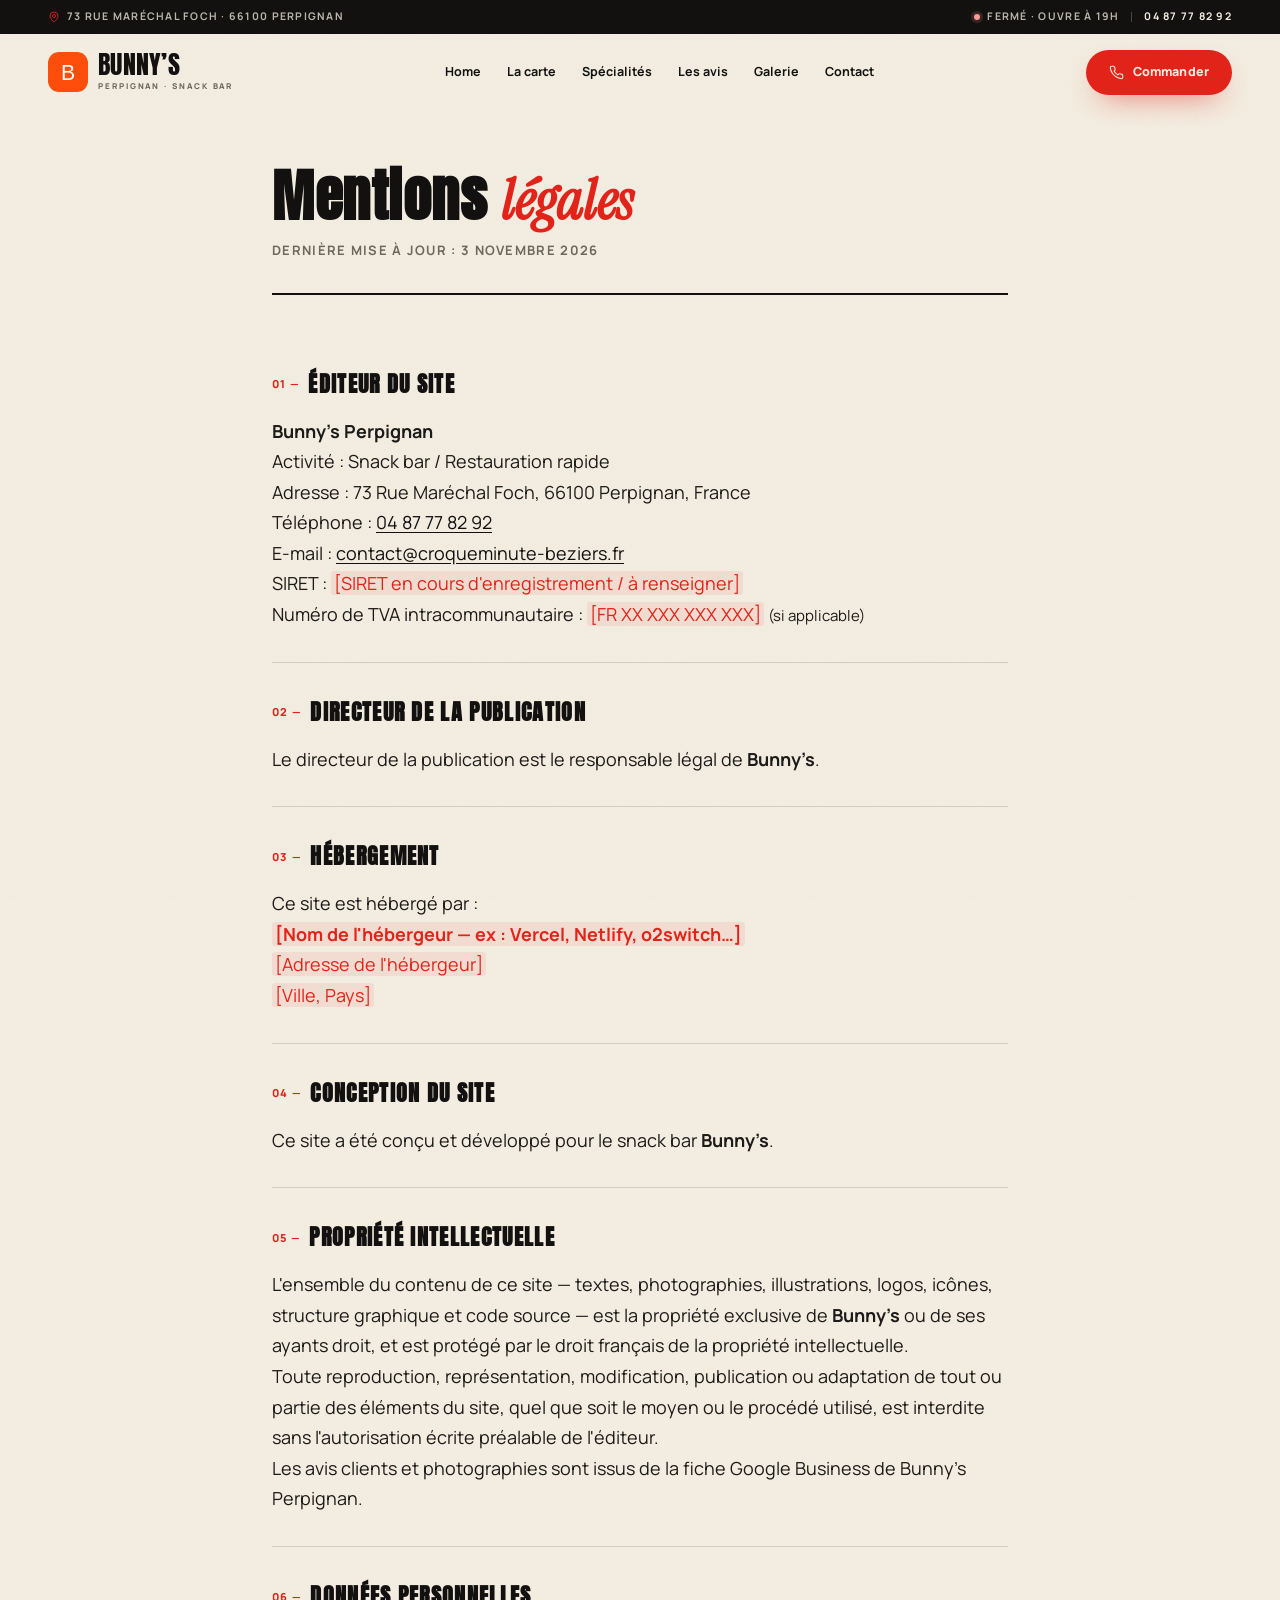
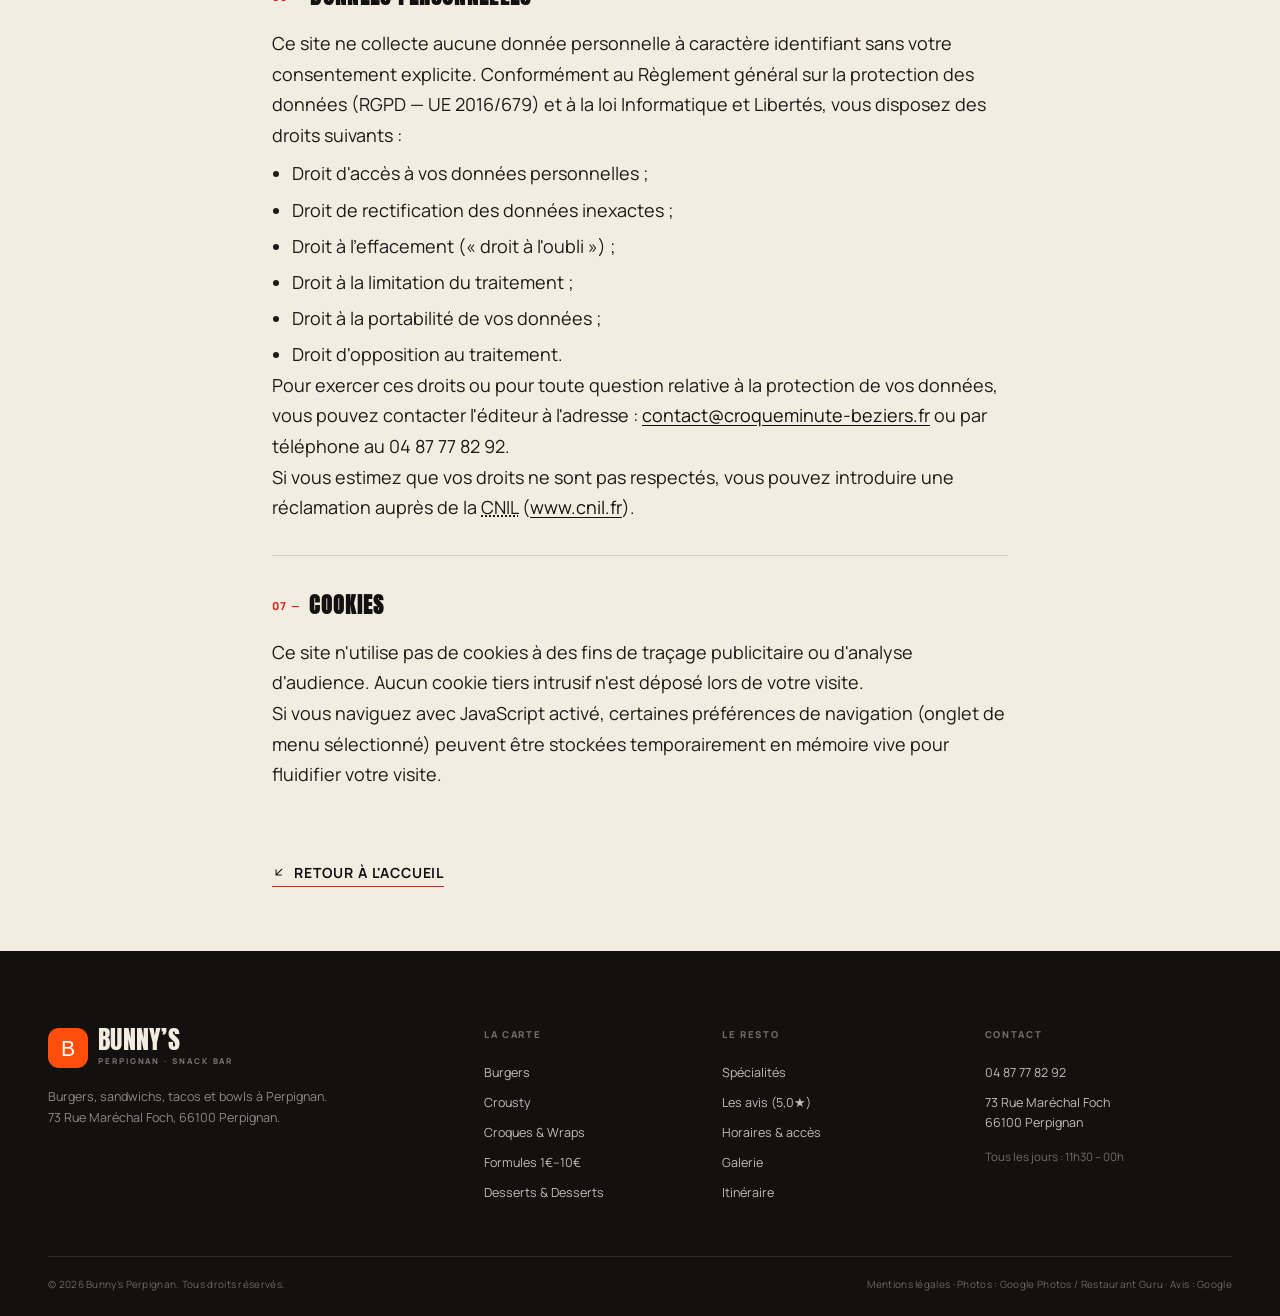
<file: mentions-legales.html>
<!DOCTYPE html>
<html lang="fr">
<head>
  <meta charset="UTF-8">
  <meta name="viewport" content="width=device-width, initial-scale=1">
  <title>Mentions légales — Bunny’s Perpignan</title>
  <meta name="description" content="Mentions légales du site Bunny’s Perpignan : éditeur, hébergement, propriété intellectuelle, données personnelles et cookies.">
  <meta name="robots" content="noindex, follow">
  <meta name="theme-color" content="#F3EDE1">
  <meta name="color-scheme" content="light">
  <link rel="icon" href="assets/img/favicon.svg" type="image/svg+xml">
  <link rel="preload" href="assets/fonts/anton-latin.woff2" as="font" type="font/woff2" crossorigin>
  <link rel="preload" href="assets/fonts/manrope-latin.woff2" as="font" type="font/woff2" crossorigin>

  <!-- Shared site styles -->
  <link rel="stylesheet" href="assets/css/styles.css">

  <!-- Legal-page-specific overrides (no JS, no animations) -->
  <style>
    /* ── Legal layout ── */
    .legal-wrap {
      max-width: 768px;
      margin-inline: auto;
      padding: 3rem 1rem 4rem;
    }

    /* Push content below fixed header */
    .legal-page main {
      padding-top: 100px;
    }

    /* ── Page intro ── */
    .legal-header {
      margin-bottom: 2.5rem;
      padding-bottom: 2rem;
      border-bottom: 2px solid var(--ink);
    }

    .legal-header h1 {
      font-family: var(--font-display);
      font-size: clamp(2.25rem, 6vw, 3.5rem);
      letter-spacing: 0.01em;
      line-height: 1;
      margin-bottom: 0.75rem;
    }

    .legal-header h1 em {
      font-family: var(--font-serif);
      font-style: italic;
      color: var(--red);
    }

    .legal-date {
      font-size: 0.8125rem;
      font-weight: 700;
      letter-spacing: 0.1em;
      text-transform: uppercase;
      color: var(--muted);
    }

    /* ── Sections ── */
    .legal-section {
      padding-block: 2rem;
      border-bottom: 1.5px solid var(--line);
    }

    .legal-section:last-of-type {
      border-bottom: none;
    }

    .legal-section h2 {
      font-family: var(--font-display);
      font-size: clamp(1.125rem, 3vw, 1.375rem);
      letter-spacing: 0.06em;
      text-transform: uppercase;
      margin-bottom: 1rem;
    }

    /* Eyebrow counter beside the heading */
    .legal-section h2 .legal-num {
      font-family: var(--font-body);
      font-size: 0.6875rem;
      font-weight: 800;
      letter-spacing: 0.12em;
      color: var(--red);
      vertical-align: middle;
      margin-right: 0.5rem;
    }

    /* Body text */
    .legal-section p,
    .legal-section address,
    .legal-section li {
      font-size: 1rem;
      line-height: 1.7;
      color: var(--ink-soft);
    }

    .legal-section address {
      font-style: normal;
    }

    .legal-section ul {
      margin-top: 0.5rem;
      padding-left: 1.25rem;
      list-style: disc;
    }

    .legal-section li + li {
      margin-top: 0.35rem;
    }

    /* Inline links inside legal text */
    .legal-section a {
      color: var(--ink);
      text-decoration: underline;
      text-underline-offset: 3px;
      transition: color 0.2s ease;
    }

    .legal-section a:hover {
      color: var(--red);
    }

    .legal-section a:focus-visible {
      outline: 2px solid var(--red);
      outline-offset: 3px;
      border-radius: 2px;
    }

    /* Placeholder highlight so they are easy to spot */
    .placeholder {
      background: rgba(226, 35, 26, 0.08);
      color: var(--red);
      font-style: normal;
      padding: 0 3px;
      border-radius: 3px;
    }

    /* ── Back link ── */
    .legal-back {
      display: inline-flex;
      align-items: center;
      gap: 8px;
      margin-top: 2.5rem;
      font-size: 0.875rem;
      font-weight: 700;
      letter-spacing: 0.06em;
      text-transform: uppercase;
      color: var(--ink);
      text-decoration: none;
      border-bottom: 1.5px solid var(--red);
      padding-bottom: 3px;
      transition: color 0.2s ease, border-color 0.2s ease;
    }

    .legal-back:hover {
      color: var(--red);
    }

    .legal-back:focus-visible {
      outline: 2px solid var(--red);
      outline-offset: 4px;
      border-radius: 2px;
    }

    .legal-back svg {
      width: 14px;
      height: 14px;
      flex: none;
      /* mirror the arrow icon so it points left */
      transform: rotate(180deg);
    }

    /* ── Responsive: slightly larger body text on desktop ── */
    @media (min-width: 768px) {
      .legal-section p,
      .legal-section address,
      .legal-section li {
        font-size: 1.125rem;
      }

      .legal-page main {
        padding-top: 120px;
      }
    }
  </style>

  <script>
    /* Add 'js' class for progressive enhancement (same guard as index.html) */
    document.documentElement.classList.add('js');
    window.setTimeout(function () {
      if (!window.__bucketReady) document.documentElement.classList.remove('js');
    }, 2500);
  </script>
</head>

<!-- 'legal-page' class lets CSS target the extra padding without touching index.html -->
<body class="legal-page">
  <a class="skip-link" href="#main">Aller au contenu</a>

  <!-- ══ HEADER — same markup as index.html ══ -->
  <header class="site-header" id="top">
    <div class="announcement">
      <div class="container announcement__inner">
        <p class="announcement__place">
          <svg class="icon" aria-hidden="true"><use href="#icon-pin"></use></svg>
          73 Rue Maréchal Foch · 66100 Perpignan
        </p>
        <p class="announcement__meta">
          <span class="status-inline" data-open-status>Ouvert tous les jours</span>
          <span class="announcement__sep" aria-hidden="true"></span>
          <a href="tel:+33487778292">04 87 77 82 92</a>
        </p>
      </div>
    </div>

    <div class="nav-wrap">
      <div class="container nav">
        <a class="brand" href="index.html#top" aria-label="Bunny’s Perpignan, retour à l'accueil">
          <img class="brand__icon" src="assets/img/favicon.svg" alt="" width="40" height="40">
          <span class="brand__text">
            <span class="brand__word">BUNNY’S</span>
            <span class="brand__sub">Perpignan · Snack Bar</span>
          </span>
        </a>

        <nav class="nav__links" aria-label="Navigation principale">
          <a class="nav__link" href="index.html">Home</a>
          <a class="nav__link" href="menu.html">La carte</a>
          <a class="nav__link" href="specialites.html">Spécialités</a>
          <a class="nav__link" href="avis.html">Les avis</a>
          <a class="nav__link" href="gallery.html">Galerie</a>
          <a class="nav__link" href="contact.html">Contact</a>
        </nav>

        <div class="nav__actions">
          <a class="btn btn--red nav__cta" href="tel:+33487778292">
            <svg class="icon" aria-hidden="true"><use href="#icon-phone"></use></svg>
            <span>Commander</span>
          </a>
          <button class="menu-toggle" type="button" aria-expanded="false" aria-controls="mobileMenu" aria-label="Ouvrir le menu">
            <span></span><span></span>
          </button>
        </div>
      </div>
    </div>
  </header>

  <!-- ══ MOBILE MENU — same markup as index.html ══ -->
  <div class="mobile-menu" id="mobileMenu" aria-hidden="true">
    <div class="mobile-menu__top">
      <a class="brand" href="index.html#top">
        <img class="brand__icon" src="assets/img/favicon.svg" alt="" width="40" height="40">
        <span class="brand__text">
          <span class="brand__word">BUNNY’S</span>
          <span class="brand__sub">Perpignan · Snack Bar</span>
        </span>
      </a>
      <button class="mobile-menu__close" type="button" aria-label="Fermer le menu" data-menu-close>
        <svg class="icon" aria-hidden="true"><use href="#icon-close"></use></svg>
      </button>
    </div>
    <nav class="mobile-menu__nav" aria-label="Navigation mobile">
      <a href="index.html"><span>01</span>Home</a>
      <a href="menu.html"><span>02</span>La carte</a>
      <a href="specialites.html"><span>03</span>Spécialités</a>
      <a href="avis.html"><span>04</span>Les avis</a>
      <a href="gallery.html"><span>05</span>Galerie</a>
      <a href="contact.html"><span>06</span>Contact</a>
    </nav>
    <div class="mobile-menu__foot">
      <a class="mobile-menu__phone" href="tel:+33487778292">04 87 77 82 92</a>
      <p>73 Rue Maréchal Foch<br>66100 Perpignan · 11h30 — minuit</p>
    </div>
  </div>

  <!-- ══ MAIN CONTENT ══ -->
  <main id="main">
    <div class="legal-wrap">

      <!-- Page heading -->
      <header class="legal-header">
        <h1>Mentions <em>légales</em></h1>
        <p class="legal-date">Dernière mise à jour : 3 novembre 2026</p>
      </header>

      <!-- 1. Éditeur du site -->
      <section class="legal-section" aria-labelledby="editeur">
        <h2 id="editeur"><span class="legal-num" aria-hidden="true">01 —</span>Éditeur du site</h2>
        <address>
          <p>
            <strong>Bunny’s Perpignan</strong><br>
            Activité : Snack bar / Restauration rapide<br>
            Adresse : 73 Rue Maréchal Foch, 66100 Perpignan, France<br>
            Téléphone : <a href="tel:+33487778292">04 87 77 82 92</a><br>
            E-mail : <a href="mailto:contact@croqueminute-beziers.fr">contact@croqueminute-beziers.fr</a>
          </p>
          <p>
            SIRET : <em class="placeholder">[SIRET en cours d'enregistrement / à renseigner]</em><br>
            Numéro de TVA intracommunautaire : <em class="placeholder">[FR XX XXX XXX XXX]</em> <small>(si applicable)</small>
          </p>
        </address>
      </section>

      <!-- 2. Directeur de la publication -->
      <section class="legal-section" aria-labelledby="directeur">
        <h2 id="directeur"><span class="legal-num" aria-hidden="true">02 —</span>Directeur de la publication</h2>
        <p>
          Le directeur de la publication est le responsable légal de <strong>Bunny’s</strong>.
        </p>
      </section>

      <!-- 3. Hébergement -->
      <section class="legal-section" aria-labelledby="hebergement">
        <h2 id="hebergement"><span class="legal-num" aria-hidden="true">03 —</span>Hébergement</h2>
        <p>Ce site est hébergé par :</p>
        <address>
          <p>
            <strong><em class="placeholder">[Nom de l'hébergeur — ex : Vercel, Netlify, o2switch…]</em></strong><br>
            <em class="placeholder">[Adresse de l'hébergeur]</em><br>
            <em class="placeholder">[Ville, Pays]</em>
          </p>
        </address>
      </section>

      <!-- 4. Conception du site -->
      <section class="legal-section" aria-labelledby="conception">
        <h2 id="conception"><span class="legal-num" aria-hidden="true">04 —</span>Conception du site</h2>
        <p>
          Ce site a été conçu et développé pour le snack bar <strong>Bunny’s</strong>.
        </p>
      </section>

      <!-- 5. Propriété intellectuelle -->
      <section class="legal-section" aria-labelledby="propriete">
        <h2 id="propriete"><span class="legal-num" aria-hidden="true">05 —</span>Propriété intellectuelle</h2>
        <p>
          L'ensemble du contenu de ce site — textes, photographies, illustrations, logos, icônes,
          structure graphique et code source — est la propriété exclusive de
          <strong>Bunny’s</strong> ou de ses ayants droit,
          et est protégé par le droit français de la propriété intellectuelle.
        </p>
        <p>
          Toute reproduction, représentation, modification, publication ou adaptation de tout ou partie
          des éléments du site, quel que soit le moyen ou le procédé utilisé, est interdite sans
          l'autorisation écrite préalable de l'éditeur.
        </p>
        <p>
          Les avis clients et photographies sont issus de la fiche Google Business de Bunny’s Perpignan.
        </p>
      </section>

      <!-- 6. Données personnelles -->
      <section class="legal-section" aria-labelledby="donnees">
        <h2 id="donnees"><span class="legal-num" aria-hidden="true">06 —</span>Données personnelles</h2>
        <p>
          Ce site ne collecte aucune donnée personnelle à caractère identifiant sans votre consentement
          explicite. Conformément au Règlement général sur la protection des données (RGPD — UE 2016/679)
          et à la loi Informatique et Libertés, vous disposez des droits suivants :
        </p>
        <ul>
          <li>Droit d'accès à vos données personnelles ;</li>
          <li>Droit de rectification des données inexactes ;</li>
          <li>Droit à l'effacement (« droit à l'oubli ») ;</li>
          <li>Droit à la limitation du traitement ;</li>
          <li>Droit à la portabilité de vos données ;</li>
          <li>Droit d'opposition au traitement.</li>
        </ul>
        <p>
          Pour exercer ces droits ou pour toute question relative à la protection de vos données,
          vous pouvez contacter l'éditeur à l'adresse :
          <a href="mailto:contact@croqueminute-beziers.fr">contact@croqueminute-beziers.fr</a> ou par téléphone au 04 87 77 82 92.
        </p>
        <p>
          Si vous estimez que vos droits ne sont pas respectés, vous pouvez introduire une réclamation
          auprès de la <abbr title="Commission Nationale de l'Informatique et des Libertés">CNIL</abbr>
          (<a href="https://www.cnil.fr" target="_blank" rel="noopener">www.cnil.fr</a>).
        </p>
      </section>

      <!-- 7. Cookies -->
      <section class="legal-section" aria-labelledby="cookies">
        <h2 id="cookies"><span class="legal-num" aria-hidden="true">07 —</span>Cookies</h2>
        <p>
          Ce site n'utilise pas de cookies à des fins de traçage publicitaire ou d'analyse d'audience.
          Aucun cookie tiers intrusif n'est déposé lors de votre visite.
        </p>
        <p>
          Si vous naviguez avec JavaScript activé, certaines préférences de navigation (onglet de menu
          sélectionné) peuvent être stockées temporairement en mémoire vive pour fluidifier votre visite.
        </p>
      </section>

      <!-- Back link -->
      <a class="legal-back" href="index.html">
        <svg viewBox="0 0 24 24" fill="none" stroke="currentColor" stroke-width="1.8"
             stroke-linecap="round" stroke-linejoin="round" aria-hidden="true">
          <path d="M7 17L17 7M17 7H8M17 7V16"/>
        </svg>
        Retour à l'accueil
      </a>

    </div><!-- /legal-wrap -->
  </main>

  <!-- ══ FOOTER — same markup as index.html ══ -->
  <footer class="footer">
    <div class="container">
      <div class="footer__top">
        <div class="footer__brand">
          <a class="brand brand--footer" href="index.html#top">
            <img class="brand__icon" src="assets/img/favicon.svg" alt="" width="40" height="40">
            <span class="brand__text">
              <span class="brand__word">BUNNY’S</span>
              <span class="brand__sub">Perpignan · Snack Bar</span>
            </span>
          </a>
          <p>Burgers, sandwichs, tacos et bowls à Perpignan.<br>73 Rue Maréchal Foch, 66100 Perpignan.</p>
        </div>

        <nav class="footer__col" aria-label="La carte">
          <h3>La carte</h3>
          <a href="index.html#carte" data-menu-target="burgers">Burgers</a>
          <a href="index.html#carte" data-menu-target="crousty">Crousty</a>
          <a href="index.html#carte" data-menu-target="croques">Croques &amp; Wraps</a>
          <a href="index.html#carte" data-menu-target="formules">Formules 1€–10€</a>
          <a href="index.html#carte" data-menu-target="desserts">Desserts &amp; Desserts</a>
        </nav>

        <nav class="footer__col" aria-label="Le restaurant">
          <h3>Le resto</h3>
          <a href="specialites.html">Spécialités</a>
          <a href="avis.html">Les avis (5,0★)</a>
          <a href="contact.html">Horaires &amp; accès</a>
          <a href="gallery.html">Galerie</a>
          <a href="https://www.google.com/maps/dir/?api=1&amp;destination=4+Rue+Maréchal Foch+66100+Perpignan" target="_blank" rel="noopener">Itinéraire</a>
        </nav>

        <div class="footer__col">
          <h3>Contact</h3>
          <a href="tel:+33487778292">04 87 77 82 92</a>
          <a href="https://www.google.com/maps/search/?api=1&amp;query=4+Rue+Maréchal Foch+66100+Perpignan" target="_blank" rel="noopener">73 Rue Maréchal Foch<br>66100 Perpignan</a>
          <p>Tous les jours : 11h30 – 00h</p>
        </div>
      </div>

      <div class="footer__bottom">
        <p>© <span id="year">2026</span> Bunny’s Perpignan. Tous droits réservés.</p>
        <p><a href="mentions-legales.html">Mentions légales</a> · Photos : Google Photos / Restaurant Guru · Avis : Google</p>
      </div>
    </div>
  </footer>

  <!-- ══ SVG SPRITE — same as index.html ══ -->
  <svg class="svg-sprite" aria-hidden="true" focusable="false">
    <symbol id="icon-arrow" viewBox="0 0 24 24">
      <path d="M7 17L17 7M17 7H8M17 7V16" fill="none" stroke="currentColor" stroke-width="1.8" stroke-linecap="round" stroke-linejoin="round"/>
    </symbol>
    <symbol id="icon-phone" viewBox="0 0 24 24">
      <path d="M22 16.92v3a2 2 0 0 1-2.18 2 19.79 19.79 0 0 1-8.63-3.07 19.5 19.5 0 0 1-6-6A19.79 19.79 0 0 1 2.12 4.18 2 2 0 0 1 4.11 2h3a2 2 0 0 1 2 1.72c.12.9.33 1.78.62 2.63a2 2 0 0 1-.45 2.11L8 9.73a16 16 0 0 0 6 6l1.27-1.27a2 2 0 0 1 2.11-.45c.85.29 1.73.5 2.63.62A2 2 0 0 1 22 16.92Z" fill="none" stroke="currentColor" stroke-width="1.7" stroke-linecap="round" stroke-linejoin="round"/>
    </symbol>
    <symbol id="icon-pin" viewBox="0 0 24 24">
      <path d="M20 10c0 6-8 12-8 12S4 16 4 10a8 8 0 1 1 16 0Z" fill="none" stroke="currentColor" stroke-width="1.7" stroke-linejoin="round"/>
      <circle cx="12" cy="10" r="3" fill="none" stroke="currentColor" stroke-width="1.7"/>
    </symbol>
    <symbol id="icon-close" viewBox="0 0 24 24">
      <path d="M6 6l12 12M18 6L6 18" fill="none" stroke="currentColor" stroke-width="1.8" stroke-linecap="round"/>
    </symbol>
    <symbol id="icon-instagram" viewBox="0 0 24 24">
      <rect x="3.5" y="3.5" width="17" height="17" rx="5" fill="none" stroke="currentColor" stroke-width="1.7"/>
      <circle cx="12" cy="12" r="4" fill="none" stroke="currentColor" stroke-width="1.7"/>
      <circle cx="17.4" cy="6.6" r="1.2" fill="currentColor"/>
    </symbol>
    <symbol id="icon-facebook" viewBox="0 0 24 24">
      <path d="M14 8h3V4h-3a5 5 0 0 0-5 5v3H6v4h3v6h4v-6h3l1-4h-4V9a1 1 0 0 1 1-1Z" fill="currentColor"/>
    </symbol>
  </svg>

  <!-- Shared JS (handles header scroll, mobile menu, open status) -->
  <script src="assets/js/main.js" defer></script>
</body>
</html>
</file>
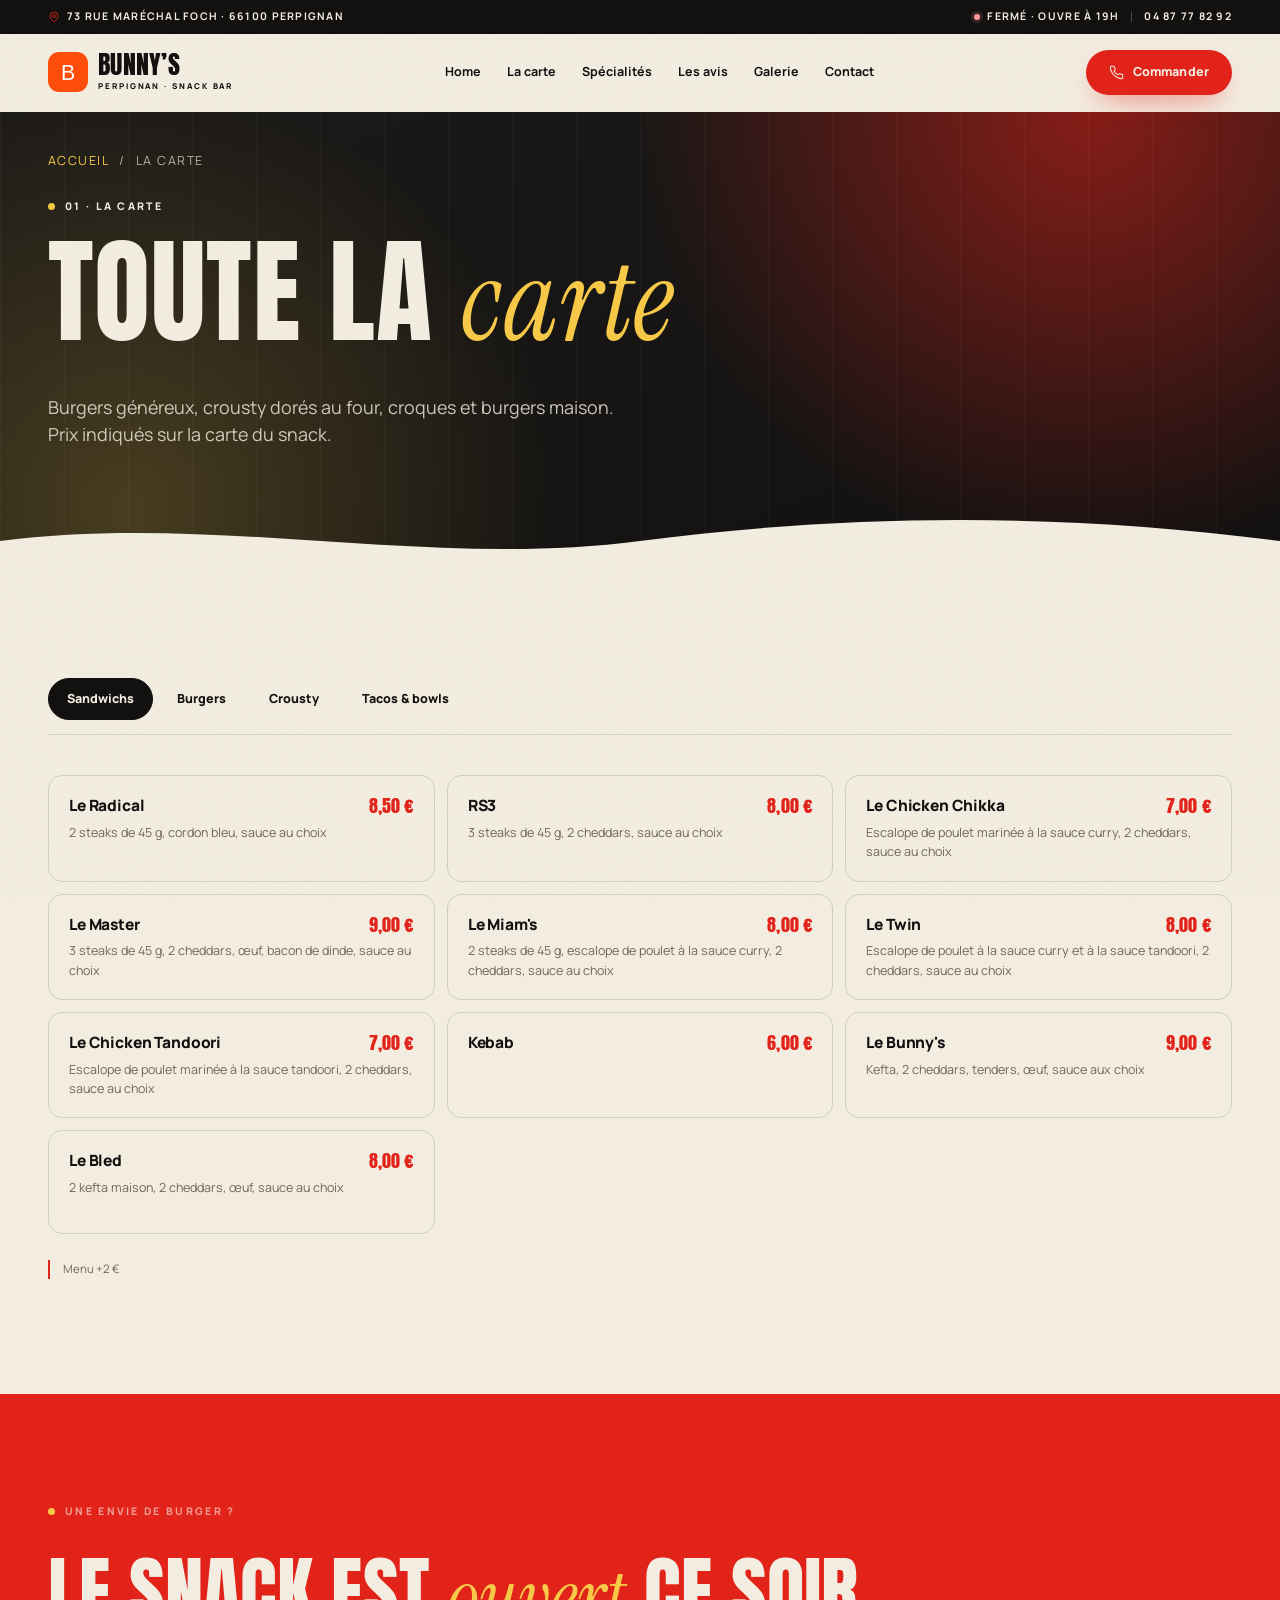
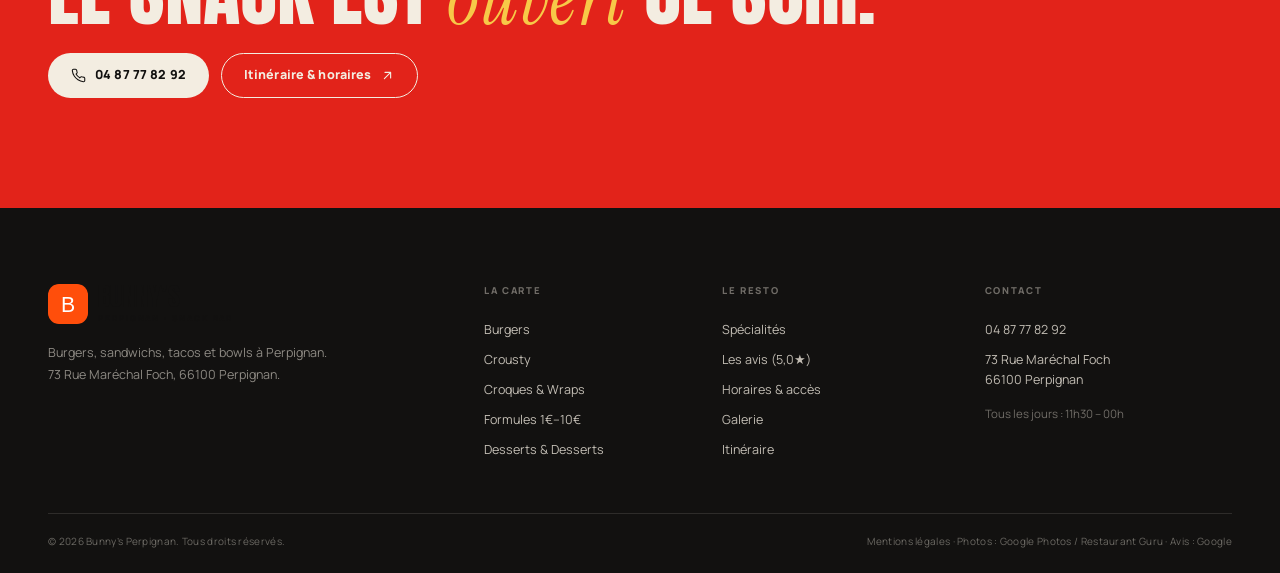
<file: menu.html>
<!doctype html>
<html lang="fr">
<head>
  <meta charset="UTF-8">
  <meta name="viewport" content="width=device-width, initial-scale=1">
  <title>Carte · Bunny’s Perpignan</title>
  <meta name="description" content="La carte complète de Bunny’s à Perpignan : burgers, crousty, croques, formules et burgers.">
  <meta name="theme-color" content="#F3EDE1">
  <meta name="color-scheme" content="light">
  <link rel="icon" href="assets/img/favicon.svg" type="image/svg+xml">
  <link rel="apple-touch-icon" href="assets/img/apple-touch-icon.png">
  <link rel="stylesheet" href="assets/css/styles.css">
  <link rel="stylesheet" href="assets/css/subpages.css">
  <script>
    document.documentElement.classList.add('js');
    setTimeout(function () {
      if (!window.__bucketReady) document.documentElement.classList.remove('js');
    }, 2500);
  </script>
  <meta property="og:type" content="website">
  <meta property="og:locale" content="fr_FR">
  <meta property="og:site_name" content="Bunny’s Perpignan">
  <meta property="og:title" content="Carte · Bunny’s Perpignan">
  <meta property="og:description" content="La carte complète de Bunny’s à Perpignan : burgers, crousty, croques, formules et burgers.">
</head>
<body class="page">
  <a class="skip-link" href="#main">Aller au contenu</a>
  <div class="scroll-progress" aria-hidden="true"><span></span></div>

  <header class="site-header" id="top">
    <div class="announcement">
      <div class="container announcement__inner">
        <p class="announcement__place">
          <svg class="icon" aria-hidden="true"><use href="#icon-pin"></use></svg>
          73 Rue Maréchal Foch · 66100 Perpignan
        </p>
        <p class="announcement__meta">
          <span class="status-inline" data-open-status>Ouvert tous les jours</span>
          <span class="announcement__sep" aria-hidden="true"></span>
          <a href="tel:+33487778292">04 87 77 82 92</a>
        </p>
      </div>
    </div>

    <div class="nav-wrap">
      <div class="container nav">
        <a class="brand" href="index.html" aria-label="Bunny’s Perpignan, retour en haut">
          <img class="brand__icon" src="assets/img/favicon.svg" alt="" width="40" height="40">
          <span class="brand__text">
            <span class="brand__word">BUNNY’S</span>
            <span class="brand__sub">Perpignan · Snack Bar</span>
          </span>
        </a>

        <nav class="nav__links" aria-label="Navigation principale">
          <a class="nav__link" href="index.html">Home</a>
          <a class="nav__link" href="menu.html">La carte</a>
          <a class="nav__link" href="specialites.html">Spécialités</a>
          <a class="nav__link" href="avis.html">Les avis</a>
          <a class="nav__link" href="gallery.html">Galerie</a>
          <a class="nav__link" href="contact.html">Contact</a>
        </nav>

        <div class="nav__actions">
          <a class="btn btn--red nav__cta" href="tel:+33487778292">
            <svg class="icon" aria-hidden="true"><use href="#icon-phone"></use></svg>
            <span>Commander</span>
          </a>
          <button class="menu-toggle" type="button" aria-expanded="false" aria-controls="mobileMenu" aria-label="Ouvrir le menu">
            <span></span><span></span>
          </button>
        </div>
      </div>
    </div>
  </header>
  <div class="mobile-menu" id="mobileMenu" aria-hidden="true">
    <div class="mobile-menu__top">
      <a class="brand" href="index.html">
        <img class="brand__icon" src="assets/img/favicon.svg" alt="" width="40" height="40">
        <span class="brand__text">
          <span class="brand__word">BUNNY’S</span>
          <span class="brand__sub">Perpignan · Snack Bar</span>
        </span>
      </a>
      <button class="mobile-menu__close" type="button" aria-label="Fermer le menu" data-menu-close>
        <svg class="icon" aria-hidden="true"><use href="#icon-close"></use></svg>
      </button>
    </div>
    <nav class="mobile-menu__nav" aria-label="Navigation mobile">
      <a href="index.html"><span>01</span>Home</a>
      <a href="menu.html"><span>02</span>La carte</a>
      <a href="specialites.html"><span>03</span>Spécialités</a>
      <a href="avis.html"><span>04</span>Les avis</a>
      <a href="gallery.html"><span>05</span>Galerie</a>
      <a href="contact.html"><span>06</span>Contact</a>
    </nav>
    <div class="mobile-menu__foot">
      <a class="mobile-menu__phone" href="tel:+33487778292">04 87 77 82 92</a>
      <p>73 Rue Maréchal Foch<br>66100 Perpignan · 11h30 — minuit</p>
    </div>
  </div>

  <main id="main">
    <section class="page-hero">
      <div class="page-hero__bg" aria-hidden="true"></div>
      <div class="container page-hero__inner">
        <nav class="page-hero__crumbs" aria-label="Fil d'Ariane">
          <a href="index.html">Accueil</a><span aria-hidden="true">/</span><span>La carte</span>
        </nav>
        <p class="eyebrow eyebrow--light reveal">01 · La carte</p>
        <h1 class="page-hero__title reveal">Toute la <em>carte</em></h1>
        <p class="page-hero__lead reveal">Burgers généreux, crousty dorés au four, croques et burgers maison. Prix indiqués sur la carte du snack.</p>
      </div>
      <svg class="page-hero__wave" viewBox="0 0 1440 80" preserveAspectRatio="none" aria-hidden="true" focusable="false"><path d="M0 40 C240 0 480 80 720 40 S1200 0 1440 40 L1440 80 L0 80 Z" fill="currentColor"/></svg>
    </section>
    <section class="section menu page-menu" id="carte" aria-labelledby="carte-title">
      <div class="container">
        <h2 class="sr-only" id="carte-title">La carte</h2>
                <div class="menu__tabs reveal" role="tablist" aria-label="Catégories de la carte">
          <button class="menu-tab is-active" type="button" role="tab" aria-selected="true" aria-controls="panel-sandwichs" id="tab-sandwichs" data-panel="sandwichs">Sandwichs</button>
          <button class="menu-tab" type="button" role="tab" aria-selected="false" aria-controls="panel-burgers" id="tab-burgers" data-panel="burgers" tabindex="-1">Burgers</button>
          <button class="menu-tab" type="button" role="tab" aria-selected="false" aria-controls="panel-crousty" id="tab-crousty" data-panel="crousty" tabindex="-1">Crousty</button>
          <button class="menu-tab" type="button" role="tab" aria-selected="false" aria-controls="panel-tacos" id="tab-tacos" data-panel="tacos" tabindex="-1">Tacos &amp; bowls</button>
        </div>

        <div class="menu-panel" id="panel-sandwichs" role="tabpanel" aria-labelledby="tab-sandwichs">
          <div class="menu-grid">
            <article class="menu-item">
              <div class="menu-item__top">
                <h3 class="menu-item__name">Le Radical</h3>
                <span class="menu-item__price">8,50 €</span>
              </div>
              <p class="menu-item__desc">2 steaks de 45 g, cordon bleu, sauce au choix</p>
            </article>
            <article class="menu-item">
              <div class="menu-item__top">
                <h3 class="menu-item__name">RS3</h3>
                <span class="menu-item__price">8,00 €</span>
              </div>
              <p class="menu-item__desc">3 steaks de 45 g, 2 cheddars, sauce au choix</p>
            </article>
            <article class="menu-item">
              <div class="menu-item__top">
                <h3 class="menu-item__name">Le Chicken Chikka</h3>
                <span class="menu-item__price">7,00 €</span>
              </div>
              <p class="menu-item__desc">Escalope de poulet marinée à la sauce curry, 2 cheddars, sauce au choix</p>
            </article>
            <article class="menu-item">
              <div class="menu-item__top">
                <h3 class="menu-item__name">Le Master</h3>
                <span class="menu-item__price">9,00 €</span>
              </div>
              <p class="menu-item__desc">3 steaks de 45 g, 2 cheddars, œuf, bacon de dinde, sauce au choix</p>
            </article>
            <article class="menu-item">
              <div class="menu-item__top">
                <h3 class="menu-item__name">Le Miam's</h3>
                <span class="menu-item__price">8,00 €</span>
              </div>
              <p class="menu-item__desc">2 steaks de 45 g, escalope de poulet à la sauce curry, 2 cheddars, sauce au choix</p>
            </article>
            <article class="menu-item">
              <div class="menu-item__top">
                <h3 class="menu-item__name">Le Twin</h3>
                <span class="menu-item__price">8,00 €</span>
              </div>
              <p class="menu-item__desc">Escalope de poulet à la sauce curry et à la sauce tandoori, 2 cheddars, sauce au choix</p>
            </article>
            <article class="menu-item">
              <div class="menu-item__top">
                <h3 class="menu-item__name">Le Chicken Tandoori</h3>
                <span class="menu-item__price">7,00 €</span>
              </div>
              <p class="menu-item__desc">Escalope de poulet marinée à la sauce tandoori, 2 cheddars, sauce au choix</p>
            </article>
            <article class="menu-item">
              <div class="menu-item__top">
                <h3 class="menu-item__name">Kebab</h3>
                <span class="menu-item__price">6,00 €</span>
              </div>
            </article>
            <article class="menu-item">
              <div class="menu-item__top">
                <h3 class="menu-item__name">Le Bunny's</h3>
                <span class="menu-item__price">9,00 €</span>
              </div>
              <p class="menu-item__desc">Kefta, 2 cheddars, tenders, œuf, sauce aux choix</p>
            </article>
            <article class="menu-item">
              <div class="menu-item__top">
                <h3 class="menu-item__name">Le Bled</h3>
                <span class="menu-item__price">8,00 €</span>
              </div>
              <p class="menu-item__desc">2 kefta maison, 2 cheddars, œuf, sauce au choix</p>
            </article>
          </div>
          <p class="menu-note">Menu +2 €</p>
        </div>

        <div class="menu-panel" id="panel-burgers" role="tabpanel" aria-labelledby="tab-burgers" hidden>
          <div class="menu-grid">
            <article class="menu-item">
              <div class="menu-item__top">
                <h3 class="menu-item__name">Cheese Burger</h3>
                <span class="menu-item__price">4,50 €</span>
              </div>
              <p class="menu-item__desc">1 steak, cheddar, chèvre, miel, salade, oignons crispy, sauce au choix</p>
            </article>
            <article class="menu-item">
              <div class="menu-item__top">
                <h3 class="menu-item__name">Veggie</h3>
                <span class="menu-item__price">4,50 €</span>
              </div>
              <p class="menu-item__desc">Galette de pdt, salade, tomate, oignons, sauce au choix</p>
            </article>
            <article class="menu-item">
              <div class="menu-item__top">
                <h3 class="menu-item__name">B-Max</h3>
                <span class="menu-item__price">7,00 €</span>
              </div>
              <p class="menu-item__desc">1 steak, galette de pommes de terre, 2 cheddars, salade, tomates, oignons, sauce au choix</p>
            </article>
            <article class="menu-item">
              <div class="menu-item__top">
                <h3 class="menu-item__name">B-Town</h3>
                <span class="menu-item__price">7,00 €</span>
              </div>
              <p class="menu-item__desc">Poulet pané, galette de pommes de terre, 2 cheddars, salade, tomate, oignons, sauce au choix</p>
            </article>
            <article class="menu-item">
              <div class="menu-item__top">
                <h3 class="menu-item__name">Big Egg</h3>
                <span class="menu-item__price">6,50 €</span>
              </div>
              <p class="menu-item__desc">1 steak, cheddar, œuf, salade, tomate, oignons, sauce au choix</p>
            </article>
            <article class="menu-item">
              <div class="menu-item__top">
                <h3 class="menu-item__name">B-Royal</h3>
                <span class="menu-item__price">8,00 €</span>
              </div>
              <p class="menu-item__desc">Steak, poulet pané, 2 cheddars, salade, tomate, oignons, sauce au choix</p>
            </article>
            <article class="menu-item">
              <div class="menu-item__top">
                <h3 class="menu-item__name">Classique</h3>
                <span class="menu-item__price">6,00 €</span>
              </div>
              <p class="menu-item__desc">1 steak, cheddar, salade, tomate, oignons, sauce au choix</p>
            </article>
            <article class="menu-item">
              <div class="menu-item__top">
                <h3 class="menu-item__name">Chicken</h3>
                <span class="menu-item__price">6,00 €</span>
              </div>
              <p class="menu-item__desc">Poulet pané, cheddar, salade, tomate, oignons, sauce au choix</p>
            </article>
            <article class="menu-item">
              <div class="menu-item__top">
                <h3 class="menu-item__name">Le Chèvre Miel</h3>
                <span class="menu-item__price">7,00 €</span>
              </div>
              <p class="menu-item__desc">1 steak, cheddar, chèvre, miel, salade, oignons crispy, sauce au choix</p>
            </article>
            <article class="menu-item">
              <div class="menu-item__top">
                <h3 class="menu-item__name">Raclette</h3>
                <span class="menu-item__price">7,00 €</span>
              </div>
              <p class="menu-item__desc">1 steak, raclette, salade, tomate, oignons, sauce au choix</p>
            </article>
            <article class="menu-item">
              <div class="menu-item__top">
                <h3 class="menu-item__name">Big Bunny's</h3>
                <span class="menu-item__price">6,50 €</span>
              </div>
              <p class="menu-item__desc">Burger Big</p>
            </article>
            <article class="menu-item">
              <div class="menu-item__top">
                <h3 class="menu-item__name">Big Max</h3>
                <span class="menu-item__price">6,50 €</span>
              </div>
              <p class="menu-item__desc">Burger Big Max</p>
            </article>
          </div>
          <p class="menu-note">Menu +2 €. Menu enfant : 6 € (burger, frites, Capri-Sun).</p>
        </div>

        <div class="menu-panel" id="panel-crousty" role="tabpanel" aria-labelledby="tab-crousty" hidden>
          <div class="menu-grid">
            <article class="menu-item">
              <div class="menu-item__top">
                <h3 class="menu-item__name">Classic</h3>
                <span class="menu-item__price">8,50 €</span>
              </div>
              <p class="menu-item__desc">Poulet crousty, sauce au choix</p>
            </article>
            <article class="menu-item">
              <div class="menu-item__top">
                <h3 class="menu-item__name">Tandoori</h3>
                <span class="menu-item__price">8,50 €</span>
              </div>
              <p class="menu-item__desc">Poulet crousty, sauce tandoori</p>
            </article>
            <article class="menu-item">
              <div class="menu-item__top">
                <h3 class="menu-item__name">Curry</h3>
                <span class="menu-item__price">8,50 €</span>
              </div>
              <p class="menu-item__desc">Poulet crousty, sauce curry</p>
            </article>
            <article class="menu-item">
              <div class="menu-item__top">
                <h3 class="menu-item__name">Salade chèvre miel chaud</h3>
                <span class="menu-item__price">8,00 €</span>
              </div>
            </article>
            <article class="menu-item">
              <div class="menu-item__top">
                <h3 class="menu-item__name">Salade tenders crispy</h3>
                <span class="menu-item__price">7,50 €</span>
              </div>
            </article>
            <article class="menu-item">
              <div class="menu-item__top">
                <h3 class="menu-item__name">Salade burrata</h3>
                <span class="menu-item__price">8,00 €</span>
              </div>
            </article>
            <article class="menu-item">
              <div class="menu-item__top">
                <h3 class="menu-item__name">Assiette</h3>
                <span class="menu-item__price">12,00 €</span>
              </div>
              <p class="menu-item__desc">Kebab, kefta, chicken curry ou tandoori, tenders, cordon bleu, frites, salade, sauce</p>
            </article>
          </div>
        </div>

        <div class="menu-panel" id="panel-tacos" role="tabpanel" aria-labelledby="tab-tacos" hidden>
          <div class="menu-grid">
            <article class="menu-item">
              <div class="menu-item__top">
                <h3 class="menu-item__name">Tacos M</h3>
                <span class="menu-item__price">6,50 €</span>
              </div>
            </article>
            <article class="menu-item">
              <div class="menu-item__top">
                <h3 class="menu-item__name">Tacos L</h3>
                <span class="menu-item__price">8,50 €</span>
              </div>
            </article>
            <article class="menu-item">
              <div class="menu-item__top">
                <h3 class="menu-item__name">Tacos XL</h3>
                <span class="menu-item__price">10,50 €</span>
              </div>
            </article>
            <article class="menu-item">
              <div class="menu-item__top">
                <h3 class="menu-item__name">Bowls</h3>
                <span class="menu-item__price">8,00 €</span>
              </div>
            </article>
            <article class="menu-item">
              <div class="menu-item__top">
                <h3 class="menu-item__name">Pâtes</h3>
                <span class="menu-item__price">8,00 €</span>
              </div>
              <p class="menu-item__desc">Supplément +1 €</p>
            </article>
            <article class="menu-item">
              <div class="menu-item__top">
                <h3 class="menu-item__name">Nuggets x6</h3>
                <span class="menu-item__price">5,00 €</span>
              </div>
            </article>
            <article class="menu-item">
              <div class="menu-item__top">
                <h3 class="menu-item__name">Tenders x4</h3>
                <span class="menu-item__price">6,00 €</span>
              </div>
            </article>
            <article class="menu-item">
              <div class="menu-item__top">
                <h3 class="menu-item__name">Onion rings x6</h3>
                <span class="menu-item__price">5,00 €</span>
              </div>
            </article>
            <article class="menu-item">
              <div class="menu-item__top">
                <h3 class="menu-item__name">Cheese rings x6</h3>
                <span class="menu-item__price">5,00 €</span>
              </div>
            </article>
            <article class="menu-item">
              <div class="menu-item__top">
                <h3 class="menu-item__name">Jalapeños x6</h3>
                <span class="menu-item__price">5,00 €</span>
              </div>
            </article>
          </div>
          <p class="menu-note">Menu tacos +2 €. Boisson +1 €.</p>
        </div>
      </div>
    </section>

    <section class="page-cta">
      <div class="container page-cta__inner reveal">
        <p class="eyebrow eyebrow--light">Une envie de burger ?</p>
        <h2 class="page-cta__title">Le snack est <em>ouvert</em> ce soir.</h2>
        <div class="page-cta__actions">
          <a class="btn btn--cream" href="tel:+33487778292"><svg class="icon" aria-hidden="true"><use href="#icon-phone"></use></svg><span>04 87 77 82 92</span></a>
          <a class="btn btn--outline" href="contact.html">Itinéraire &amp; horaires <svg class="icon" aria-hidden="true"><use href="#icon-arrow"></use></svg></a>
        </div>
      </div>
    </section>
  </main>

  <footer class="footer">
    <div class="container">
      <div class="footer__top">
        <div class="footer__brand">
          <a class="brand brand--footer" href="index.html">
            <img class="brand__icon" src="assets/img/favicon.svg" alt="" width="40" height="40">
            <span class="brand__text">
              <span class="brand__word">BUNNY’S</span>
              <span class="brand__sub">Perpignan · Snack Bar</span>
            </span>
          </a>
          <p>Burgers, sandwichs, tacos et bowls à Perpignan.<br>73 Rue Maréchal Foch, 66100 Perpignan.</p>
        </div>

        <nav class="footer__col" aria-label="La carte">
          <h3>La carte</h3>
          <a href="menu.html" data-menu-target="burgers">Burgers</a>
          <a href="menu.html" data-menu-target="crousty">Crousty</a>
          <a href="menu.html" data-menu-target="croques">Croques &amp; Wraps</a>
          <a href="menu.html" data-menu-target="formules">Formules 1€–10€</a>
          <a href="menu.html" data-menu-target="desserts">Desserts &amp; Desserts</a>
        </nav>

        <nav class="footer__col" aria-label="Le restaurant">
          <h3>Le resto</h3>
          <a href="specialites.html">Spécialités</a>
          <a href="avis.html">Les avis (5,0★)</a>
          <a href="contact.html">Horaires &amp; accès</a>
          <a href="gallery.html">Galerie</a>
          <a href="https://www.google.com/maps/dir/?api=1&amp;destination=4+Rue+Maréchal Foch+66100+Perpignan" target="_blank" rel="noopener">Itinéraire</a>
        </nav>

        <div class="footer__col">
          <h3>Contact</h3>
          <a href="tel:+33487778292">04 87 77 82 92</a>
          <a href="https://www.google.com/maps/search/?api=1&amp;query=4+Rue+Maréchal Foch+66100+Perpignan" target="_blank" rel="noopener">73 Rue Maréchal Foch<br>66100 Perpignan</a>
          <p>Tous les jours : 11h30 – 00h</p>
        </div>
      </div>

      <div class="footer__bottom">
        <p>© <span id="year">2026</span> Bunny’s Perpignan. Tous droits réservés.</p>
        <p><a href="mentions-legales.html">Mentions légales</a> · Photos : Google Photos / Restaurant Guru · Avis : Google</p>
      </div>
    </div>
  </footer>

  <div class="mobile-bar" aria-label="Actions rapides">
    <a class="mobile-bar__btn mobile-bar__btn--red" href="tel:+33487778292">
      <svg class="icon" aria-hidden="true"><use href="#icon-phone"></use></svg>
      <span>Appeler</span>
    </a>
    <a class="mobile-bar__btn" href="menu.html">
      <svg class="icon" aria-hidden="true"><use href="#icon-arrow"></use></svg>
      <span>La carte</span>
    </a>
  </div>

  <dialog class="lightbox" id="lightbox" aria-label="Galerie photo">
    <div class="lightbox__inner">
      <button class="lightbox__close" type="button" data-lightbox-close aria-label="Fermer la galerie">
        <svg class="icon" aria-hidden="true"><use href="#icon-close"></use></svg>
      </button>
      <button class="lightbox__nav lightbox__nav--prev" type="button" data-lightbox-prev aria-label="Image précédente">
        <svg class="icon" aria-hidden="true"><use href="#icon-chevron"></use></svg>
      </button>
      <figure class="lightbox__figure">
        <img id="lightboxImage" src="assets/img/image_001.jpg" alt="">
        <figcaption id="lightboxCaption"></figcaption>
      </figure>
      <button class="lightbox__nav lightbox__nav--next" type="button" data-lightbox-next aria-label="Image suivante">
        <svg class="icon" aria-hidden="true"><use href="#icon-chevron"></use></svg>
      </button>
    </div>
  </dialog>

  <svg class="svg-sprite" aria-hidden="true" focusable="false">
    <symbol id="icon-arrow" viewBox="0 0 24 24">
      <path d="M7 17L17 7M17 7H8M17 7V16" fill="none" stroke="currentColor" stroke-width="1.8" stroke-linecap="round" stroke-linejoin="round"/>
    </symbol>
    <symbol id="icon-phone" viewBox="0 0 24 24">
      <path d="M22 16.92v3a2 2 0 0 1-2.18 2 19.79 19.79 0 0 1-8.63-3.07 19.5 19.5 0 0 1-6-6A19.79 19.79 0 0 1 2.12 4.18 2 2 0 0 1 4.11 2h3a2 2 0 0 1 2 1.72c.12.9.33 1.78.62 2.63a2 2 0 0 1-.45 2.11L8 9.73a16 16 0 0 0 6 6l1.27-1.27a2 2 0 0 1 2.11-.45c.85.29 1.73.5 2.63.62A2 2 0 0 1 22 16.92Z" fill="none" stroke="currentColor" stroke-width="1.7" stroke-linecap="round" stroke-linejoin="round"/>
    </symbol>
    <symbol id="icon-pin" viewBox="0 0 24 24">
      <path d="M20 10c0 6-8 12-8 12S4 16 4 10a8 8 0 1 1 16 0Z" fill="none" stroke="currentColor" stroke-width="1.7" stroke-linejoin="round"/>
      <circle cx="12" cy="10" r="3" fill="none" stroke="currentColor" stroke-width="1.7"/>
    </symbol>
    <symbol id="icon-clock" viewBox="0 0 24 24">
      <circle cx="12" cy="12" r="9" fill="none" stroke="currentColor" stroke-width="1.7"/>
      <path d="M12 7v5l3 2" fill="none" stroke="currentColor" stroke-width="1.7" stroke-linecap="round" stroke-linejoin="round"/>
    </symbol>
    <symbol id="icon-star" viewBox="0 0 24 24">
      <path d="M12 2.6l2.8 5.7 6.3.9-4.6 4.4 1.1 6.3-5.6-3-5.6 3 1.1-6.3L3 9.2l6.3-.9L12 2.6Z" fill="currentColor"/>
    </symbol>
    <symbol id="icon-close" viewBox="0 0 24 24">
      <path d="M6 6l12 12M18 6L6 18" fill="none" stroke="currentColor" stroke-width="1.8" stroke-linecap="round"/>
    </symbol>
    <symbol id="icon-chevron" viewBox="0 0 24 24">
      <path d="M9 5l7 7-7 7" fill="none" stroke="currentColor" stroke-width="1.8" stroke-linecap="round" stroke-linejoin="round"/>
    </symbol>
    <symbol id="icon-instagram" viewBox="0 0 24 24">
      <rect x="3.5" y="3.5" width="17" height="17" rx="5" fill="none" stroke="currentColor" stroke-width="1.7"/>
      <circle cx="12" cy="12" r="4" fill="none" stroke="currentColor" stroke-width="1.7"/>
      <circle cx="17.4" cy="6.6" r="1.2" fill="currentColor"/>
    </symbol>
    <symbol id="icon-facebook" viewBox="0 0 24 24">
      <path d="M14 8h3V4h-3a5 5 0 0 0-5 5v3H6v4h3v6h4v-6h3l1-4h-4V9a1 1 0 0 1 1-1Z" fill="currentColor"/>
    </symbol>
    <symbol id="icon-google" viewBox="0 0 24 24">
      <path fill="#4285F4" d="M23.49 12.27c0-.79-.07-1.54-.2-2.27H12v4.51h6.47a5.54 5.54 0 0 1-2.4 3.63v3h3.88c2.27-2.09 3.54-5.17 3.54-8.87Z"/>
      <path fill="#34A853" d="M12 24c3.24 0 5.95-1.08 7.94-2.91l-3.88-3c-1.08.72-2.45 1.15-4.06 1.15-3.13 0-5.78-2.11-6.73-4.96H1.26v3.09A12 12 0 0 0 12 24Z"/>
      <path fill="#FBBC05" d="M5.27 14.28A7.2 7.2 0 0 1 4.9 12c0-.79.14-1.56.37-2.28V6.63H1.26A12 12 0 0 0 0 12c0 1.94.46 3.77 1.26 5.37l4.01-3.09Z"/>
      <path fill="#EA4335" d="M12 4.75c1.77 0 3.35.61 4.6 1.8l3.44-3.44C17.95 1.19 15.24 0 12 0A12 12 0 0 0 1.26 6.63l4.01 3.09C6.22 6.86 8.87 4.75 12 4.75Z"/>
    </symbol>
  </svg>

  <script src="assets/js/main.js" defer></script>
</body>
</html>
</file>
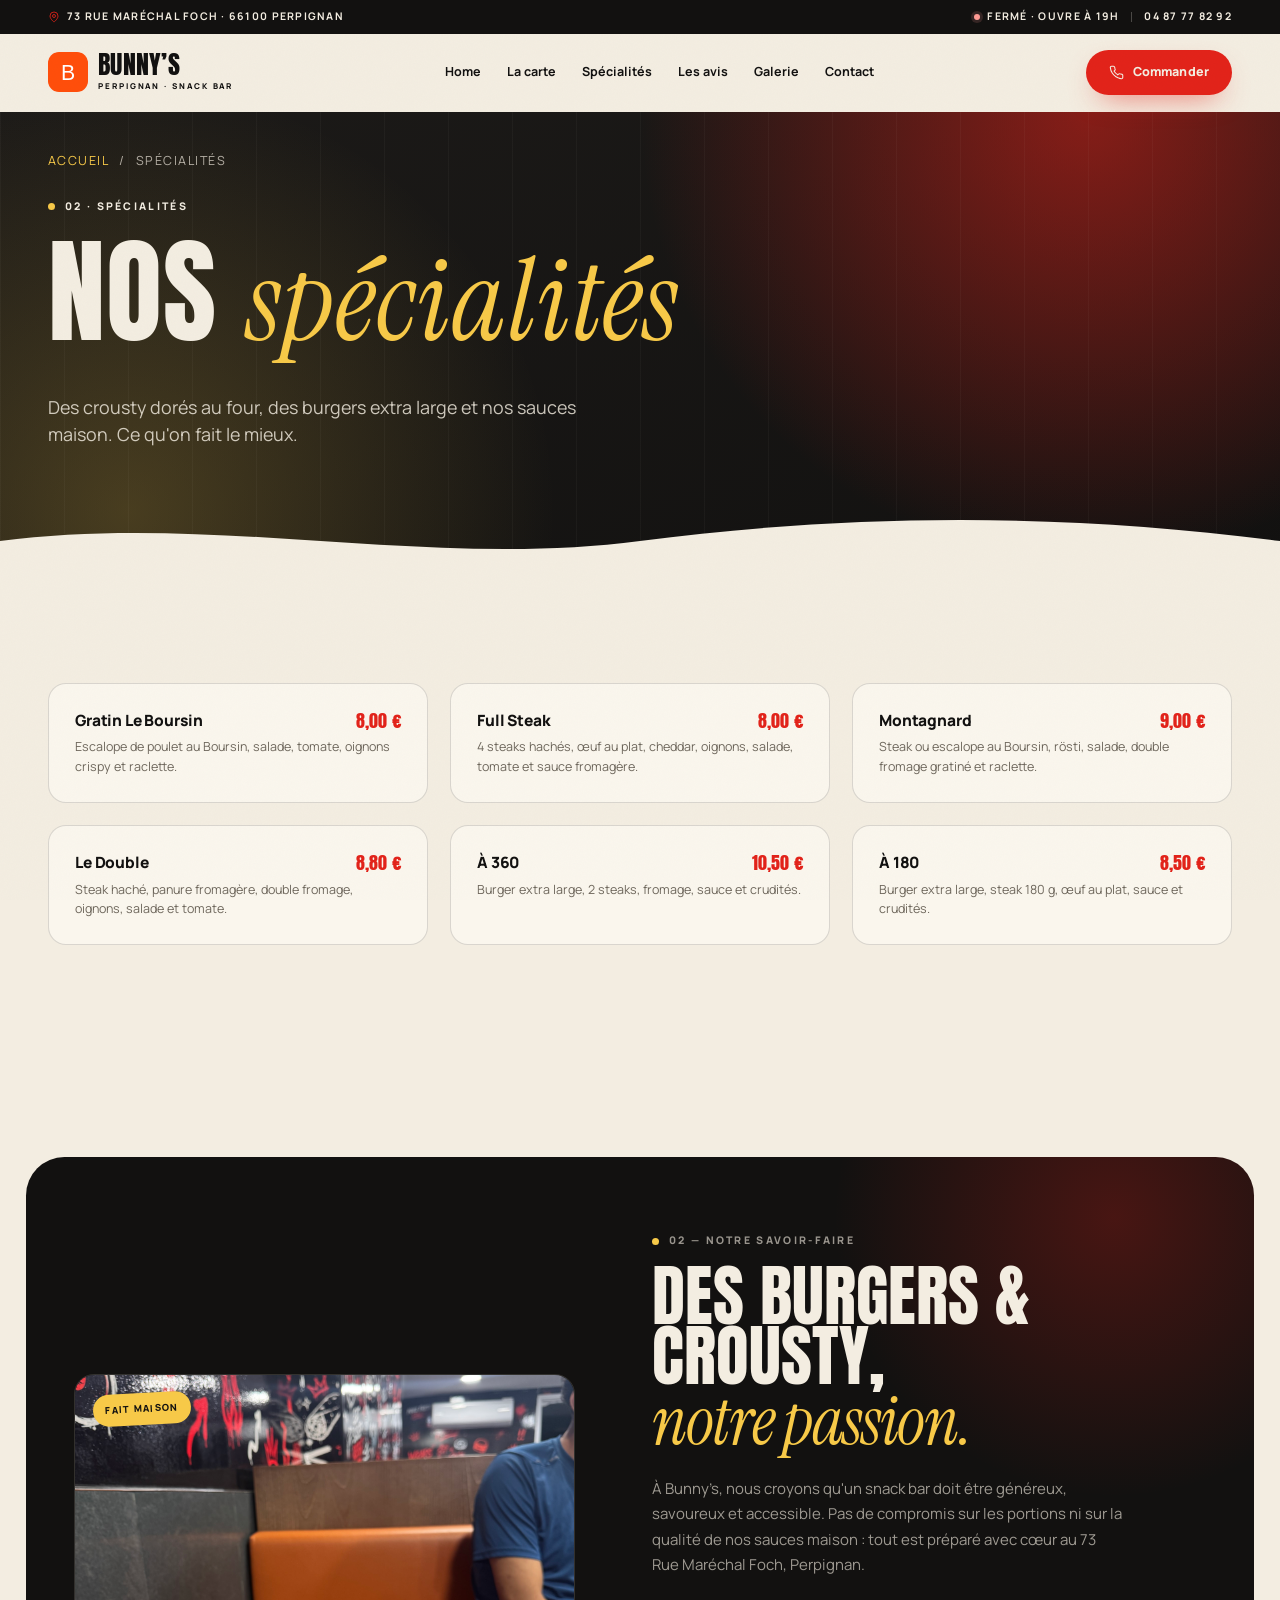
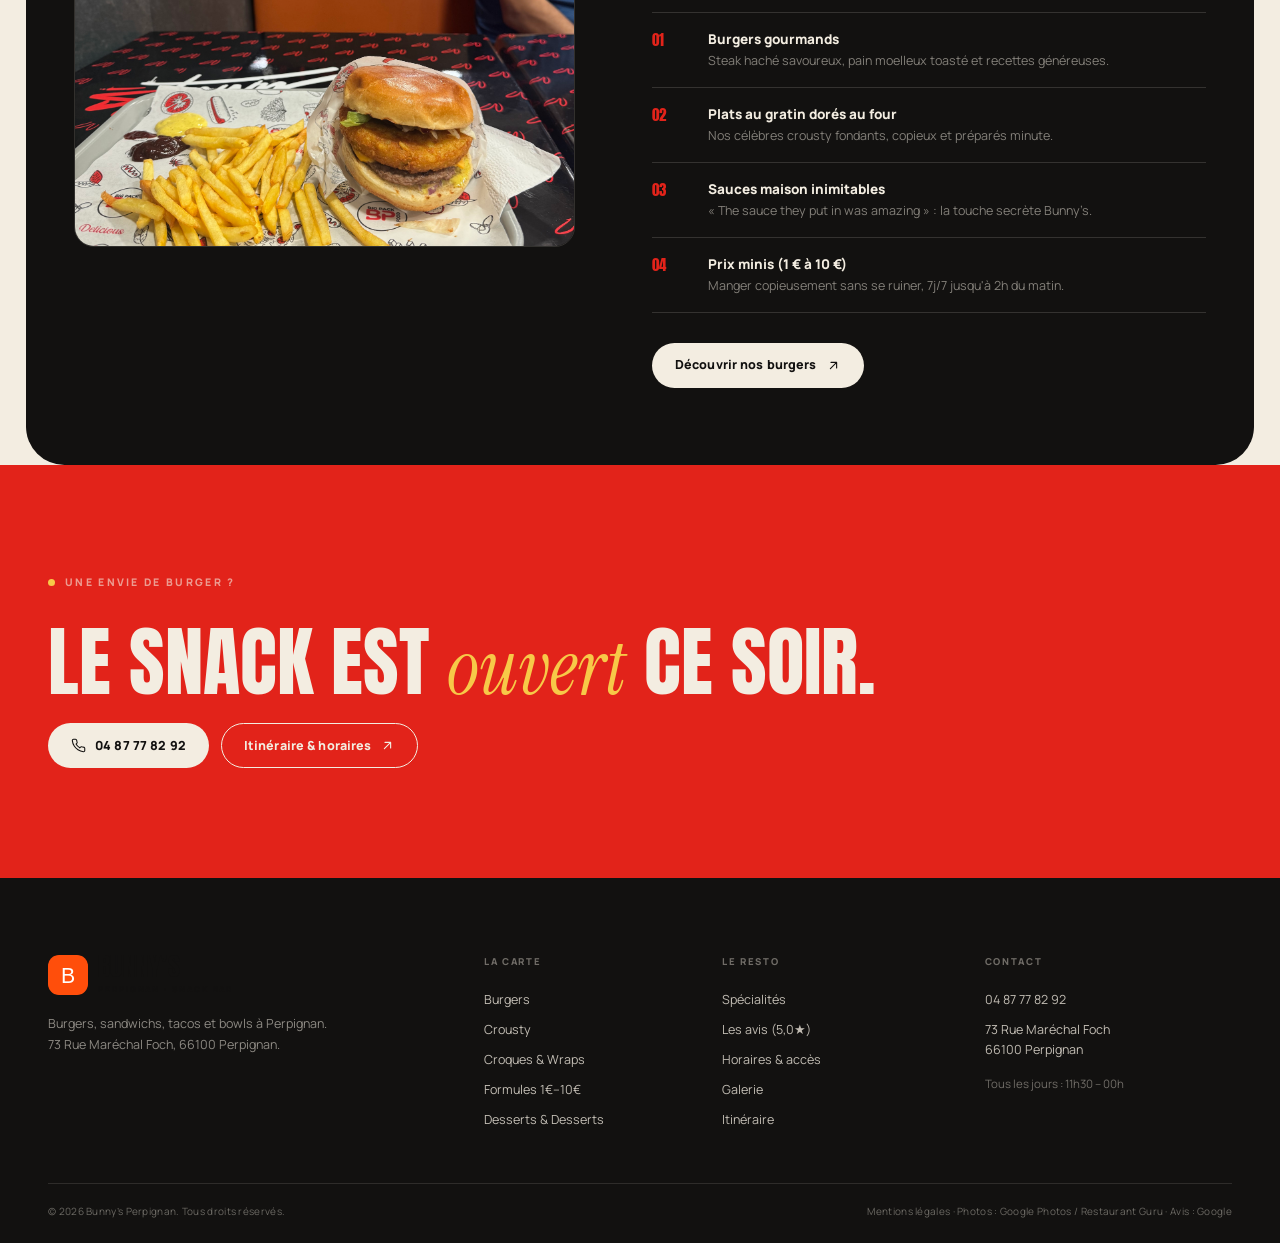
<file: specialites.html>
<!doctype html>
<html lang="fr">
<head>
  <meta charset="UTF-8">
  <meta name="viewport" content="width=device-width, initial-scale=1">
  <title>Spécialités · Bunny’s Perpignan</title>
  <meta name="description" content="Les spécialités de Bunny’s à Perpignan : crousty au four, burgers extra large et sauces maison.">
  <meta name="theme-color" content="#F3EDE1">
  <meta name="color-scheme" content="light">
  <link rel="icon" href="assets/img/favicon.svg" type="image/svg+xml">
  <link rel="apple-touch-icon" href="assets/img/apple-touch-icon.png">
  <link rel="stylesheet" href="assets/css/styles.css">
  <link rel="stylesheet" href="assets/css/subpages.css">
  <script>
    document.documentElement.classList.add('js');
    setTimeout(function () {
      if (!window.__bucketReady) document.documentElement.classList.remove('js');
    }, 2500);
  </script>
</head>
<body class="page">
  <a class="skip-link" href="#main">Aller au contenu</a>
  <div class="scroll-progress" aria-hidden="true"><span></span></div>

  <header class="site-header" id="top">
    <div class="announcement">
      <div class="container announcement__inner">
        <p class="announcement__place">
          <svg class="icon" aria-hidden="true"><use href="#icon-pin"></use></svg>
          73 Rue Maréchal Foch · 66100 Perpignan
        </p>
        <p class="announcement__meta">
          <span class="status-inline" data-open-status>Ouvert tous les jours</span>
          <span class="announcement__sep" aria-hidden="true"></span>
          <a href="tel:+33487778292">04 87 77 82 92</a>
        </p>
      </div>
    </div>

    <div class="nav-wrap">
      <div class="container nav">
        <a class="brand" href="index.html" aria-label="Bunny’s Perpignan, retour en haut">
          <img class="brand__icon" src="assets/img/favicon.svg" alt="" width="40" height="40">
          <span class="brand__text">
            <span class="brand__word">BUNNY’S</span>
            <span class="brand__sub">Perpignan · Snack Bar</span>
          </span>
        </a>

        <nav class="nav__links" aria-label="Navigation principale">
          <a class="nav__link" href="index.html">Home</a>
          <a class="nav__link" href="menu.html">La carte</a>
          <a class="nav__link" href="specialites.html">Spécialités</a>
          <a class="nav__link" href="avis.html">Les avis</a>
          <a class="nav__link" href="gallery.html">Galerie</a>
          <a class="nav__link" href="contact.html">Contact</a>
        </nav>

        <div class="nav__actions">
          <a class="btn btn--red nav__cta" href="tel:+33487778292">
            <svg class="icon" aria-hidden="true"><use href="#icon-phone"></use></svg>
            <span>Commander</span>
          </a>
          <button class="menu-toggle" type="button" aria-expanded="false" aria-controls="mobileMenu" aria-label="Ouvrir le menu">
            <span></span><span></span>
          </button>
        </div>
      </div>
    </div>
  </header>
  <div class="mobile-menu" id="mobileMenu" aria-hidden="true">
    <div class="mobile-menu__top">
      <a class="brand" href="index.html">
        <img class="brand__icon" src="assets/img/favicon.svg" alt="" width="40" height="40">
        <span class="brand__text">
          <span class="brand__word">BUNNY’S</span>
          <span class="brand__sub">Perpignan · Snack Bar</span>
        </span>
      </a>
      <button class="mobile-menu__close" type="button" aria-label="Fermer le menu" data-menu-close>
        <svg class="icon" aria-hidden="true"><use href="#icon-close"></use></svg>
      </button>
    </div>
    <nav class="mobile-menu__nav" aria-label="Navigation mobile">
      <a href="index.html"><span>01</span>Home</a>
      <a href="menu.html"><span>02</span>La carte</a>
      <a href="specialites.html"><span>03</span>Spécialités</a>
      <a href="avis.html"><span>04</span>Les avis</a>
      <a href="gallery.html"><span>05</span>Galerie</a>
      <a href="contact.html"><span>06</span>Contact</a>
    </nav>
    <div class="mobile-menu__foot">
      <a class="mobile-menu__phone" href="tel:+33487778292">04 87 77 82 92</a>
      <p>73 Rue Maréchal Foch<br>66100 Perpignan · 11h30 — minuit</p>
    </div>
  </div>

  <main id="main">
    <section class="page-hero">
      <div class="page-hero__bg" aria-hidden="true"></div>
      <div class="container page-hero__inner">
        <nav class="page-hero__crumbs" aria-label="Fil d'Ariane">
          <a href="index.html">Accueil</a><span aria-hidden="true">/</span><span>Spécialités</span>
        </nav>
        <p class="eyebrow eyebrow--light reveal">02 · Spécialités</p>
        <h1 class="page-hero__title reveal">Nos <em>spécialités</em></h1>
        <p class="page-hero__lead reveal">Des crousty dorés au four, des burgers extra large et nos sauces maison. Ce qu'on fait le mieux.</p>
      </div>
      <svg class="page-hero__wave" viewBox="0 0 1440 80" preserveAspectRatio="none" aria-hidden="true" focusable="false"><path d="M0 40 C240 0 480 80 720 40 S1200 0 1440 40 L1440 80 L0 80 Z" fill="currentColor"/></svg>
    </section>
    <section class="section page-specialites">
      <div class="container">
        <div class="spec-grid">
          <article class="menu-item reveal">
            <div class="menu-item__top"><h3 class="menu-item__name">Gratin Le Boursin</h3><span class="menu-item__price">8,00 €</span></div>
            <p class="menu-item__desc">Escalope de poulet au Boursin, salade, tomate, oignons crispy et raclette.</p>
          </article>
          <article class="menu-item reveal">
            <div class="menu-item__top"><h3 class="menu-item__name">Full Steak</h3><span class="menu-item__price">8,00 €</span></div>
            <p class="menu-item__desc">4 steaks hachés, œuf au plat, cheddar, oignons, salade, tomate et sauce fromagère.</p>
          </article>
          <article class="menu-item reveal">
            <div class="menu-item__top"><h3 class="menu-item__name">Montagnard</h3><span class="menu-item__price">9,00 €</span></div>
            <p class="menu-item__desc">Steak ou escalope au Boursin, rösti, salade, double fromage gratiné et raclette.</p>
          </article>
          <article class="menu-item reveal">
            <div class="menu-item__top"><h3 class="menu-item__name">Le Double</h3><span class="menu-item__price">8,80 €</span></div>
            <p class="menu-item__desc">Steak haché, panure fromagère, double fromage, oignons, salade et tomate.</p>
          </article>
          <article class="menu-item reveal">
            <div class="menu-item__top"><h3 class="menu-item__name">À 360</h3><span class="menu-item__price">10,50 €</span></div>
            <p class="menu-item__desc">Burger extra large, 2 steaks, fromage, sauce et crudités.</p>
          </article>
          <article class="menu-item reveal">
            <div class="menu-item__top"><h3 class="menu-item__name">À 180</h3><span class="menu-item__price">8,50 €</span></div>
            <p class="menu-item__desc">Burger extra large, steak 180 g, œuf au plat, sauce et crudités.</p>
          </article>
        </div>
      </div>
    </section>

    <section class="section signature page-signature" aria-labelledby="bucket-title">
      <div class="container signature__grid">
        <div class="signature__media reveal">
          <img src="assets/img/image_002.jpg" alt="Burger et sandwich avec frites, Bunny’s" width="538" height="470" loading="lazy">
          <span class="signature__tag">Fait maison</span>
        </div>
        <div class="signature__copy">
          <p class="eyebrow eyebrow--light reveal">02 — Notre savoir-faire</p>
          <h2 class="signature__title reveal" id="bucket-title" style="--delay: 60ms">Des burgers &amp; crousty,<br><em>notre passion.</em></h2>
          <p class="signature__lead reveal" style="--delay: 120ms">
            À Bunny’s, nous croyons qu'un snack bar doit être généreux, savoureux et accessible. Pas de compromis sur les portions ni sur la qualité de nos sauces maison : tout est préparé avec cœur au 73 Rue Maréchal Foch, Perpignan.
          </p>
          <div class="features reveal" style="--delay: 180ms">
            <div class="feature">
              <span class="feature__num">01</span>
              <div>
                <h3>Burgers gourmands</h3>
                <p>Steak haché savoureux, pain moelleux toasté et recettes généreuses.</p>
              </div>
            </div>
            <div class="feature">
              <span class="feature__num">02</span>
              <div>
                <h3>Plats au gratin dorés au four</h3>
                <p>Nos célèbres crousty fondants, copieux et préparés minute.</p>
              </div>
            </div>
            <div class="feature">
              <span class="feature__num">03</span>
              <div>
                <h3>Sauces maison inimitables</h3>
                <p>« The sauce they put in was amazing » : la touche secrète Bunny’s.</p>
              </div>
            </div>
            <div class="feature">
              <span class="feature__num">04</span>
              <div>
                <h3>Prix minis (1 € à 10 €)</h3>
                <p>Manger copieusement sans se ruiner, 7j/7 jusqu'à 2h du matin.</p>
              </div>
            </div>
          </div>
          <a class="btn btn--cream reveal" href="menu.html" data-menu-target="burgers" style="--delay: 240ms">
            Découvrir nos burgers
            <svg class="icon" aria-hidden="true"><use href="#icon-arrow"></use></svg>
          </a>
        </div>
      </div>
    </section>

    <section class="page-cta">
      <div class="container page-cta__inner reveal">
        <p class="eyebrow eyebrow--light">Une envie de burger ?</p>
        <h2 class="page-cta__title">Le snack est <em>ouvert</em> ce soir.</h2>
        <div class="page-cta__actions">
          <a class="btn btn--cream" href="tel:+33487778292"><svg class="icon" aria-hidden="true"><use href="#icon-phone"></use></svg><span>04 87 77 82 92</span></a>
          <a class="btn btn--outline" href="contact.html">Itinéraire &amp; horaires <svg class="icon" aria-hidden="true"><use href="#icon-arrow"></use></svg></a>
        </div>
      </div>
    </section>
  </main>

  <footer class="footer">
    <div class="container">
      <div class="footer__top">
        <div class="footer__brand">
          <a class="brand brand--footer" href="index.html">
            <img class="brand__icon" src="assets/img/favicon.svg" alt="" width="40" height="40">
            <span class="brand__text">
              <span class="brand__word">BUNNY’S</span>
              <span class="brand__sub">Perpignan · Snack Bar</span>
            </span>
          </a>
          <p>Burgers, sandwichs, tacos et bowls à Perpignan.<br>73 Rue Maréchal Foch, 66100 Perpignan.</p>
        </div>

        <nav class="footer__col" aria-label="La carte">
          <h3>La carte</h3>
          <a href="menu.html" data-menu-target="burgers">Burgers</a>
          <a href="menu.html" data-menu-target="crousty">Crousty</a>
          <a href="menu.html" data-menu-target="croques">Croques &amp; Wraps</a>
          <a href="menu.html" data-menu-target="formules">Formules 1€–10€</a>
          <a href="menu.html" data-menu-target="desserts">Desserts &amp; Desserts</a>
        </nav>

        <nav class="footer__col" aria-label="Le restaurant">
          <h3>Le resto</h3>
          <a href="specialites.html">Spécialités</a>
          <a href="avis.html">Les avis (5,0★)</a>
          <a href="contact.html">Horaires &amp; accès</a>
          <a href="gallery.html">Galerie</a>
          <a href="https://www.google.com/maps/dir/?api=1&amp;destination=4+Rue+Maréchal Foch+66100+Perpignan" target="_blank" rel="noopener">Itinéraire</a>
        </nav>

        <div class="footer__col">
          <h3>Contact</h3>
          <a href="tel:+33487778292">04 87 77 82 92</a>
          <a href="https://www.google.com/maps/search/?api=1&amp;query=4+Rue+Maréchal Foch+66100+Perpignan" target="_blank" rel="noopener">73 Rue Maréchal Foch<br>66100 Perpignan</a>
          <p>Tous les jours : 11h30 – 00h</p>
        </div>
      </div>

      <div class="footer__bottom">
        <p>© <span id="year">2026</span> Bunny’s Perpignan. Tous droits réservés.</p>
        <p><a href="mentions-legales.html">Mentions légales</a> · Photos : Google Photos / Restaurant Guru · Avis : Google</p>
      </div>
    </div>
  </footer>

  <div class="mobile-bar" aria-label="Actions rapides">
    <a class="mobile-bar__btn mobile-bar__btn--red" href="tel:+33487778292">
      <svg class="icon" aria-hidden="true"><use href="#icon-phone"></use></svg>
      <span>Appeler</span>
    </a>
    <a class="mobile-bar__btn" href="menu.html">
      <svg class="icon" aria-hidden="true"><use href="#icon-arrow"></use></svg>
      <span>La carte</span>
    </a>
  </div>

  <dialog class="lightbox" id="lightbox" aria-label="Galerie photo">
    <div class="lightbox__inner">
      <button class="lightbox__close" type="button" data-lightbox-close aria-label="Fermer la galerie">
        <svg class="icon" aria-hidden="true"><use href="#icon-close"></use></svg>
      </button>
      <button class="lightbox__nav lightbox__nav--prev" type="button" data-lightbox-prev aria-label="Image précédente">
        <svg class="icon" aria-hidden="true"><use href="#icon-chevron"></use></svg>
      </button>
      <figure class="lightbox__figure">
        <img id="lightboxImage" src="assets/img/image_001.jpg" alt="">
        <figcaption id="lightboxCaption"></figcaption>
      </figure>
      <button class="lightbox__nav lightbox__nav--next" type="button" data-lightbox-next aria-label="Image suivante">
        <svg class="icon" aria-hidden="true"><use href="#icon-chevron"></use></svg>
      </button>
    </div>
  </dialog>

  <svg class="svg-sprite" aria-hidden="true" focusable="false">
    <symbol id="icon-arrow" viewBox="0 0 24 24">
      <path d="M7 17L17 7M17 7H8M17 7V16" fill="none" stroke="currentColor" stroke-width="1.8" stroke-linecap="round" stroke-linejoin="round"/>
    </symbol>
    <symbol id="icon-phone" viewBox="0 0 24 24">
      <path d="M22 16.92v3a2 2 0 0 1-2.18 2 19.79 19.79 0 0 1-8.63-3.07 19.5 19.5 0 0 1-6-6A19.79 19.79 0 0 1 2.12 4.18 2 2 0 0 1 4.11 2h3a2 2 0 0 1 2 1.72c.12.9.33 1.78.62 2.63a2 2 0 0 1-.45 2.11L8 9.73a16 16 0 0 0 6 6l1.27-1.27a2 2 0 0 1 2.11-.45c.85.29 1.73.5 2.63.62A2 2 0 0 1 22 16.92Z" fill="none" stroke="currentColor" stroke-width="1.7" stroke-linecap="round" stroke-linejoin="round"/>
    </symbol>
    <symbol id="icon-pin" viewBox="0 0 24 24">
      <path d="M20 10c0 6-8 12-8 12S4 16 4 10a8 8 0 1 1 16 0Z" fill="none" stroke="currentColor" stroke-width="1.7" stroke-linejoin="round"/>
      <circle cx="12" cy="10" r="3" fill="none" stroke="currentColor" stroke-width="1.7"/>
    </symbol>
    <symbol id="icon-clock" viewBox="0 0 24 24">
      <circle cx="12" cy="12" r="9" fill="none" stroke="currentColor" stroke-width="1.7"/>
      <path d="M12 7v5l3 2" fill="none" stroke="currentColor" stroke-width="1.7" stroke-linecap="round" stroke-linejoin="round"/>
    </symbol>
    <symbol id="icon-star" viewBox="0 0 24 24">
      <path d="M12 2.6l2.8 5.7 6.3.9-4.6 4.4 1.1 6.3-5.6-3-5.6 3 1.1-6.3L3 9.2l6.3-.9L12 2.6Z" fill="currentColor"/>
    </symbol>
    <symbol id="icon-close" viewBox="0 0 24 24">
      <path d="M6 6l12 12M18 6L6 18" fill="none" stroke="currentColor" stroke-width="1.8" stroke-linecap="round"/>
    </symbol>
    <symbol id="icon-chevron" viewBox="0 0 24 24">
      <path d="M9 5l7 7-7 7" fill="none" stroke="currentColor" stroke-width="1.8" stroke-linecap="round" stroke-linejoin="round"/>
    </symbol>
    <symbol id="icon-instagram" viewBox="0 0 24 24">
      <rect x="3.5" y="3.5" width="17" height="17" rx="5" fill="none" stroke="currentColor" stroke-width="1.7"/>
      <circle cx="12" cy="12" r="4" fill="none" stroke="currentColor" stroke-width="1.7"/>
      <circle cx="17.4" cy="6.6" r="1.2" fill="currentColor"/>
    </symbol>
    <symbol id="icon-facebook" viewBox="0 0 24 24">
      <path d="M14 8h3V4h-3a5 5 0 0 0-5 5v3H6v4h3v6h4v-6h3l1-4h-4V9a1 1 0 0 1 1-1Z" fill="currentColor"/>
    </symbol>
    <symbol id="icon-google" viewBox="0 0 24 24">
      <path fill="#4285F4" d="M23.49 12.27c0-.79-.07-1.54-.2-2.27H12v4.51h6.47a5.54 5.54 0 0 1-2.4 3.63v3h3.88c2.27-2.09 3.54-5.17 3.54-8.87Z"/>
      <path fill="#34A853" d="M12 24c3.24 0 5.95-1.08 7.94-2.91l-3.88-3c-1.08.72-2.45 1.15-4.06 1.15-3.13 0-5.78-2.11-6.73-4.96H1.26v3.09A12 12 0 0 0 12 24Z"/>
      <path fill="#FBBC05" d="M5.27 14.28A7.2 7.2 0 0 1 4.9 12c0-.79.14-1.56.37-2.28V6.63H1.26A12 12 0 0 0 0 12c0 1.94.46 3.77 1.26 5.37l4.01-3.09Z"/>
      <path fill="#EA4335" d="M12 4.75c1.77 0 3.35.61 4.6 1.8l3.44-3.44C17.95 1.19 15.24 0 12 0A12 12 0 0 0 1.26 6.63l4.01 3.09C6.22 6.86 8.87 4.75 12 4.75Z"/>
    </symbol>
  </svg>

  <script src="assets/js/main.js" defer></script>
</body>
</html>
</file>
<file: assets/css/styles.css>
@font-face {
  font-family: "Anton";
  src: url("../fonts/anton-latin.woff2") format("woff2");
  font-weight: 400;
  font-style: normal;
  font-display: swap;
}

@font-face {
  font-family: "Instrument Serif";
  src: url("../fonts/instrument-serif-latin.woff2") format("woff2");
  font-weight: 400;
  font-style: normal;
  font-display: swap;
}

@font-face {
  font-family: "Instrument Serif";
  src: url("../fonts/instrument-serif-italic-latin.woff2") format("woff2");
  font-weight: 400;
  font-style: italic;
  font-display: swap;
}

@font-face {
  font-family: "Manrope";
  src: url("../fonts/manrope-latin.woff2") format("woff2");
  font-weight: 300 800;
  font-style: normal;
  font-display: swap;
}

:root {
  --cream: #f3ede1;
  --cream-2: #eae2d2;
  --paper: #faf6ed;
  --ink: #121110;
  --ink-soft: #1d1b19;
  --red: #e2231a;
  --red-dark: #b81a13;
  --yellow: #f7c948;
  --muted: #6e675c;
  --line: rgba(18, 17, 16, 0.14);
  --line-strong: rgba(18, 17, 16, 0.28);
  --font-display: "Anton", Impact, "Arial Narrow", sans-serif;
  --font-serif: "Instrument Serif", Georgia, serif;
  --font-body: "Manrope", "Segoe UI", sans-serif;
  --container: 1280px;
  --gutter: clamp(16px, 4vw, 48px);
  --radius: 18px;
  --ease: cubic-bezier(0.22, 1, 0.36, 1);
}

*,
*::before,
*::after {
  box-sizing: border-box;
}

html {
  scroll-behavior: smooth;
  scroll-padding-top: 96px;
}

body {
  margin: 0;
  background: var(--cream);
  color: var(--ink);
  font-family: var(--font-body);
  font-size: 16px;
  line-height: 1.5;
  -webkit-font-smoothing: antialiased;
  text-rendering: optimizeLegibility;
  overflow-x: hidden;
}

body::after {
  content: "";
  position: fixed;
  inset: 0;
  z-index: 9999;
  pointer-events: none;
  opacity: 0.026;
  background-image: url("data:image/svg+xml,%3Csvg xmlns='http://www.w3.org/2000/svg' width='160' height='160'%3E%3Cfilter id='n'%3E%3CfeTurbulence type='fractalNoise' baseFrequency='.85' numOctaves='3' stitchTiles='stitch'/%3E%3C/filter%3E%3Crect width='100%25' height='100%25' filter='url(%23n)'/%3E%3C/svg%3E");
  mix-blend-mode: multiply;
}

img {
  display: block;
  max-width: 100%;
}

a {
  color: inherit;
  text-decoration: none;
}

button {
  font: inherit;
  color: inherit;
  background: none;
  border: 0;
  cursor: pointer;
}

ul,
ol {
  margin: 0;
  padding: 0;
  list-style: none;
}

h1,
h2,
h3,
h4,
p,
blockquote,
figure {
  margin: 0;
}

::selection {
  background: var(--red);
  color: var(--cream);
}

:focus-visible {
  outline: 2px solid var(--red);
  outline-offset: 3px;
}

.signature :focus-visible,
.cta :focus-visible,
.footer :focus-visible,
.mobile-bar :focus-visible,
.lightbox :focus-visible {
  outline-color: var(--yellow);
}

.container {
  width: min(var(--container), calc(100% - var(--gutter) * 2));
  margin-inline: auto;
}

.icon {
  width: 1em;
  height: 1em;
  flex: none;
  display: inline-block;
  vertical-align: -0.12em;
}

.svg-sprite {
  position: absolute;
  width: 0;
  height: 0;
  overflow: hidden;
}

.skip-link {
  position: fixed;
  top: 12px;
  left: 12px;
  z-index: 400;
  padding: 12px 18px;
  border-radius: 999px;
  background: var(--ink);
  color: var(--cream);
  font-size: 12px;
  font-weight: 800;
  transform: translateY(-180%);
  transition: transform 0.25s ease;
}

.skip-link:focus {
  transform: none;
}

.scroll-progress {
  position: fixed;
  inset: 0 0 auto;
  height: 3px;
  z-index: 300;
  pointer-events: none;
}

.scroll-progress span {
  display: block;
  height: 100%;
  width: 0;
  background: var(--red);
}

/* ---------- Header ---------- */

.site-header {
  position: fixed;
  inset: 0 0 auto;
  z-index: 100;
}

.announcement {
  background: var(--ink);
  color: rgba(243, 237, 225, 0.75);
  font-size: 10.5px;
  font-weight: 700;
  letter-spacing: 0.12em;
  text-transform: uppercase;
  max-height: 60px;
  overflow: hidden;
  transition: max-height 0.45s var(--ease), opacity 0.3s ease;
}

.announcement__inner {
  display: flex;
  align-items: center;
  justify-content: space-between;
  gap: 16px;
  padding-block: 9px;
}

.announcement__place {
  display: flex;
  align-items: center;
  gap: 7px;
}

.announcement__place .icon {
  width: 12px;
  height: 12px;
  color: var(--red);
}

.announcement__meta {
  display: flex;
  align-items: center;
  gap: 12px;
  white-space: nowrap;
}

.announcement__meta a {
  color: var(--cream);
  transition: color 0.2s ease;
}

.announcement__meta a:hover {
  color: var(--yellow);
}

.announcement__sep {
  width: 1px;
  height: 10px;
  background: rgba(243, 237, 225, 0.25);
}

.status-inline {
  display: inline-flex;
  align-items: center;
  gap: 7px;
}

.status-inline::before {
  content: "";
  width: 6px;
  height: 6px;
  border-radius: 50%;
  background: #7ee2a8;
  box-shadow: 0 0 0 3px rgba(126, 226, 168, 0.15);
}

.status-inline.is-closed::before {
  background: #ff9b94;
  box-shadow: 0 0 0 3px rgba(255, 155, 148, 0.15);
}

.nav-wrap {
  transition: background 0.35s ease, box-shadow 0.35s ease, border-color 0.35s ease;
  border-bottom: 1px solid transparent;
}

.site-header.is-scrolled .announcement {
  max-height: 0;
  opacity: 0;
}

.site-header.is-scrolled .nav-wrap {
  background: rgba(243, 237, 225, 0.9);
  -webkit-backdrop-filter: blur(18px);
  backdrop-filter: blur(18px);
  border-bottom-color: var(--line);
}

.nav {
  display: flex;
  align-items: center;
  justify-content: space-between;
  gap: 24px;
  padding-block: 16px;
  transition: padding 0.35s ease;
}

.site-header.is-scrolled .nav {
  padding-block: 10px;
}

.brand {
  display: flex;
  align-items: center;
  gap: 10px;
  flex: none;
}

.brand__icon {
  width: 40px;
  height: 40px;
  border-radius: 11px;
}

.brand__text {
  display: block;
}

.brand__word {
  display: block;
  font-family: var(--font-display);
  font-size: 26px;
  line-height: 0.9;
  letter-spacing: 0.01em;
}

.brand__sub {
  display: block;
  margin-top: 4px;
  font-size: 8px;
  font-weight: 800;
  letter-spacing: 0.24em;
  text-transform: uppercase;
  color: var(--muted);
}

.nav__links {
  display: flex;
  align-items: center;
  gap: 26px;
}

.nav__link {
  position: relative;
  padding-block: 6px;
  font-size: 12.5px;
  font-weight: 700;
}

.nav__link::after {
  content: "";
  position: absolute;
  inset: auto 0 0;
  height: 1.5px;
  background: var(--red);
  transform: scaleX(0);
  transform-origin: right;
  transition: transform 0.35s var(--ease);
}

.nav__link:hover::after,
.nav__link.is-active::after {
  transform: scaleX(1);
  transform-origin: left;
}

.nav__link.is-active {
  color: var(--red);
}

.nav__actions {
  display: flex;
  align-items: center;
  gap: 10px;
}

.menu-toggle {
  display: none;
  position: relative;
  width: 44px;
  height: 44px;
  border: 1.5px solid var(--ink);
  border-radius: 50%;
  transition: background 0.25s ease, color 0.25s ease;
}

.menu-toggle span {
  position: absolute;
  left: 50%;
  width: 18px;
  height: 1.5px;
  background: currentColor;
  transform: translateX(-50%);
  transition: top 0.25s ease, transform 0.25s ease;
}

.menu-toggle span:first-child {
  top: 18px;
}

.menu-toggle span:nth-child(2) {
  top: 25px;
}

.menu-toggle:hover {
  background: var(--ink);
  color: var(--cream);
}

/* ---------- Buttons ---------- */

.btn {
  display: inline-flex;
  align-items: center;
  justify-content: center;
  gap: 9px;
  padding: 14px 22px;
  border: 1.5px solid transparent;
  border-radius: 999px;
  font-size: 12.5px;
  font-weight: 800;
  letter-spacing: 0.01em;
  line-height: 1;
  transition: background 0.25s ease, color 0.25s ease, border-color 0.25s ease, translate 0.25s ease, box-shadow 0.25s ease;
}

.btn .icon {
  width: 15px;
  height: 15px;
}

.btn:hover {
  translate: 0 -2px;
}

.btn--red {
  background: var(--red);
  color: var(--cream);
  box-shadow: 0 12px 30px -14px rgba(226, 35, 26, 0.8);
}

.btn--red:hover {
  background: var(--red-dark);
}

.btn--ghost {
  border-color: var(--line-strong);
  color: var(--ink);
}

.btn--ghost:hover {
  background: var(--ink);
  border-color: var(--ink);
  color: var(--cream);
}

.btn--cream {
  background: var(--cream);
  color: var(--ink);
}

.btn--cream:hover {
  background: var(--yellow);
}

.btn--outline {
  border-color: rgba(243, 237, 225, 0.45);
  color: var(--cream);
}

.btn--outline:hover {
  background: var(--cream);
  border-color: var(--cream);
  color: var(--ink);
}

/* ---------- Hero ---------- */

.hero {
  position: relative;
  padding-top: clamp(140px, 16vh, 180px);
  overflow: hidden;
}

.hero__bgword {
  position: absolute;
  top: clamp(60px, 8vh, 100px);
  left: 50%;
  z-index: 0;
  transform: translateX(-50%);
  font-family: var(--font-display);
  font-size: clamp(120px, 17.5vw, 280px);
  line-height: 0.8;
  letter-spacing: 0.02em;
  color: transparent;
  -webkit-text-stroke: 1px rgba(18, 17, 16, 0.08);
  white-space: nowrap;
  pointer-events: none;
  user-select: none;
}

.hero__grid {
  position: relative;
  z-index: 1;
  display: grid;
  grid-template-columns: minmax(0, 1.08fr) minmax(0, 0.82fr);
  align-items: center;
  gap: clamp(40px, 6vw, 96px);
  padding-bottom: clamp(54px, 7vw, 88px);
}

.eyebrow {
  display: flex;
  align-items: center;
  gap: 10px;
  margin-bottom: 18px;
  color: var(--muted);
  font-size: 10.5px;
  font-weight: 800;
  letter-spacing: 0.22em;
  text-transform: uppercase;
}

.eyebrow::before {
  content: "";
  width: 7px;
  height: 7px;
  border-radius: 50%;
  background: var(--red);
  flex: none;
}

.eyebrow--light {
  color: rgba(243, 237, 225, 0.6);
}

.eyebrow--light::before {
  background: var(--yellow);
}

.hero__title {
  font-family: var(--font-display);
  font-size: clamp(60px, 7.8vw, 126px);
  line-height: 1;
  letter-spacing: -0.012em;
  text-transform: uppercase;
}

.hero__title em {
  font-family: var(--font-serif);
  font-style: italic;
  font-weight: 400;
  color: var(--red);
  text-transform: none;
  letter-spacing: -0.03em;
  padding-right: 0.04em;
}

.hero__lead {
  max-width: 540px;
  margin-top: 28px;
  color: var(--muted);
  font-size: clamp(15px, 1.25vw, 17.5px);
  line-height: 1.65;
}

.hero__actions {
  display: flex;
  flex-wrap: wrap;
  gap: 10px;
  margin-top: 32px;
}

.hero__proof {
  display: flex;
  align-items: center;
  flex-wrap: wrap;
  gap: 9px;
  margin-top: 38px;
  font-size: 12px;
  color: var(--muted);
}

.hero__proof strong {
  color: var(--ink);
  font-size: 18px;
  font-weight: 800;
  letter-spacing: -0.02em;
}

.google-icon {
  width: 20px;
  height: 20px;
}

.stars {
  display: inline-flex;
  gap: 2px;
  color: var(--red);
}

.stars svg {
  width: 13px;
  height: 13px;
}

.hero__proof-text {
  margin-left: 2px;
}

.hero__visual {
  position: relative;
  width: 100%;
  max-width: 540px;
  margin-left: auto;
}

.hero__frame {
  position: relative;
  aspect-ratio: 4 / 5;
  border: 1.5px solid var(--ink);
  border-radius: 260px 260px 22px 22px;
  overflow: hidden;
  background: var(--cream-2);
  box-shadow: 0 50px 90px -50px rgba(18, 17, 16, 0.7);
}

.hero__frame > img {
  width: 100%;
  height: 100%;
  object-fit: cover;
  transition: transform 1.2s var(--ease);
}

.hero__frame:hover > img {
  transform: scale(1.035);
}

.hero__frame-label {
  position: absolute;
  bottom: 18px;
  left: 18px;
  z-index: 2;
  padding: 8px 12px;
  border-radius: 999px;
  background: rgba(18, 17, 16, 0.78);
  -webkit-backdrop-filter: blur(8px);
  backdrop-filter: blur(8px);
  color: var(--cream);
  font-size: 9px;
  font-weight: 800;
  letter-spacing: 0.18em;
  text-transform: uppercase;
}

.hero__sticker {
  position: absolute;
  top: 15%;
  left: -26px;
  z-index: 3;
  min-width: 128px;
  padding: 11px 16px 13px;
  border: 1.5px solid var(--ink);
  background: var(--yellow);
  color: var(--ink);
  text-align: center;
  transform: rotate(-7deg);
  box-shadow: 6px 6px 0 var(--ink);
}

.hero__sticker span {
  display: block;
  font-size: 9px;
  font-weight: 800;
  letter-spacing: 0.16em;
  text-transform: uppercase;
}

.hero__sticker strong {
  display: block;
  margin-top: 2px;
  font-family: var(--font-display);
  font-size: 28px;
  font-weight: 400;
  line-height: 1;
}

.hero__seal {
  position: absolute;
  right: -18px;
  bottom: 54px;
  z-index: 3;
  display: grid;
  place-items: center;
  width: 128px;
  height: 128px;
  border-radius: 50%;
  background: var(--red);
  color: var(--cream);
  box-shadow: 0 24px 40px -20px rgba(226, 35, 26, 0.9);
}

.hero__seal::before {
  content: "";
  position: absolute;
  inset: 9px;
  border: 1px dashed rgba(243, 237, 225, 0.32);
  border-radius: 50%;
}

.hero__seal-ring {
  position: absolute;
  inset: 0;
  width: 100%;
  height: 100%;
  animation: spin 26s linear infinite;
}

.hero__seal-ring text {
  fill: var(--cream);
  font-family: var(--font-body);
  font-size: 9.6px;
  font-weight: 800;
  letter-spacing: 0.2em;
}

.hero__seal-center {
  position: relative;
  z-index: 2;
  font-family: var(--font-display);
  font-size: 46px;
  line-height: 1;
  transform: translateY(-1px);
}

@keyframes spin {
  to {
    transform: rotate(360deg);
  }
}

.hero__facts {
  display: flex;
  align-items: center;
  justify-content: space-between;
  flex-wrap: wrap;
  gap: 12px 24px;
  padding-block: 20px;
  border-top: 1.5px solid var(--line);
  color: var(--muted);
  font-size: 10.5px;
  font-weight: 800;
  letter-spacing: 0.12em;
  text-transform: uppercase;
}

.hero__facts b {
  display: inline-block;
  margin-right: 5px;
  color: var(--ink);
  font-family: var(--font-display);
  font-size: 19px;
  font-weight: 400;
  letter-spacing: 0;
  text-transform: none;
  vertical-align: -1px;
}

/* ---------- Ticker ---------- */

.ticker {
  padding-block: 14px;
  background: var(--ink);
  color: var(--cream);
  border-block: 1.5px solid var(--ink);
  overflow: hidden;
}

.ticker__track {
  display: flex;
  width: max-content;
  animation: ticker 32s linear infinite;
}

.ticker:hover .ticker__track {
  animation-play-state: paused;
}

.ticker__group {
  display: flex;
  align-items: center;
  gap: 30px;
  padding-right: 30px;
}

.ticker__group span {
  font-family: var(--font-display);
  font-size: clamp(18px, 2vw, 26px);
  letter-spacing: 0.05em;
  text-transform: uppercase;
  white-space: nowrap;
}

.ticker__group .icon {
  width: 13px;
  height: 13px;
  color: var(--red);
  flex: none;
}

@keyframes ticker {
  to {
    transform: translateX(-50%);
  }
}

/* ---------- Sections ---------- */

.section {
  padding-block: clamp(76px, 9vw, 124px);
}

.section-head {
  display: grid;
  grid-template-columns: minmax(0, 1fr) 390px;
  align-items: end;
  gap: 40px;
  margin-bottom: clamp(40px, 5vw, 60px);
}

.section-title {
  font-family: var(--font-display);
  font-size: clamp(48px, 6.3vw, 98px);
  line-height: 0.88;
  letter-spacing: -0.012em;
  text-transform: uppercase;
}

.section-title em {
  font-family: var(--font-serif);
  font-style: italic;
  font-weight: 400;
  color: var(--red);
  text-transform: none;
  letter-spacing: -0.03em;
  padding-right: 0.03em;
}

.section-intro {
  max-width: 440px;
  color: var(--muted);
  font-size: 15px;
  line-height: 1.7;
  padding-bottom: 6px;
}

/* ---------- Menu ---------- */

.menu__tabs {
  position: sticky;
  top: 68px;
  z-index: 30;
  display: flex;
  gap: 5px;
  margin-bottom: 6px;
  padding: 6px 0;
  border-bottom: 1.5px solid var(--line);
  background: var(--cream);
  overflow-x: auto;
  scrollbar-width: none;
}

.menu__tabs::-webkit-scrollbar {
  display: none;
}

.menu-tab {
  flex: none;
  padding: 11px 18px;
  border: 1.5px solid transparent;
  border-radius: 999px;
  font-size: 12.5px;
  font-weight: 800;
  white-space: nowrap;
  transition: background 0.25s ease, color 0.25s ease, border-color 0.25s ease;
}

.menu-tab:hover {
  border-color: var(--ink);
}

.menu-tab.is-active {
  background: var(--ink);
  border-color: var(--ink);
  color: var(--cream);
}

.menu-panel {
  padding-top: 34px;
  animation: panelIn 0.4s var(--ease);
}

.menu-panel[hidden] {
  display: none;
}

@keyframes panelIn {
  from {
    opacity: 0;
    transform: translateY(10px);
  }
  to {
    opacity: 1;
    transform: none;
  }
}

.bucket-grid {
  display: grid;
  grid-template-columns: repeat(5, minmax(0, 1fr));
  gap: 14px;
}

.bucket-card {
  position: relative;
  display: flex;
  flex-direction: column;
  min-height: 338px;
  padding: 24px;
  border: 1.5px solid var(--ink);
  border-radius: var(--radius);
  background: transparent;
  overflow: hidden;
  transition: background 0.3s ease, color 0.3s ease, border-color 0.3s ease, translate 0.35s var(--ease);
}

.bucket-card:hover {
  translate: 0 -6px;
  background: var(--ink);
  border-color: var(--ink);
  color: var(--cream);
}

.bucket-card--accent {
  background: var(--red);
  border-color: var(--red);
  color: var(--cream);
}

.bucket-card--accent:hover {
  background: var(--red-dark);
  border-color: var(--red-dark);
}

.bucket-card__tag {
  align-self: flex-start;
  margin-bottom: 22px;
  padding: 6px 9px;
  border: 1px solid currentColor;
  border-radius: 999px;
  font-size: 9px;
  font-weight: 800;
  letter-spacing: 0.16em;
  text-transform: uppercase;
  opacity: 0.7;
}

.bucket-card__name {
  margin-bottom: 18px;
  font-family: var(--font-display);
  font-size: clamp(28px, 2.4vw, 36px);
  font-weight: 400;
  line-height: 0.92;
  text-transform: uppercase;
}

.bucket-card__list {
  display: grid;
  gap: 7px;
  margin-bottom: 26px;
  color: var(--muted);
  font-size: 12.5px;
  line-height: 1.45;
}

.bucket-card__list li {
  display: flex;
  gap: 8px;
}

.bucket-card__list li::before {
  content: "+";
  color: var(--red);
  font-weight: 800;
}

.bucket-card:hover .bucket-card__list,
.bucket-card--accent .bucket-card__list {
  color: rgba(243, 237, 225, 0.65);
}

.bucket-card--accent .bucket-card__list li::before,
.bucket-card:hover .bucket-card__list li::before {
  color: var(--yellow);
}

.bucket-card__foot {
  display: flex;
  align-items: flex-end;
  justify-content: space-between;
  gap: 10px;
  margin-top: auto;
  padding-top: 18px;
  border-top: 1px solid var(--line);
}

.bucket-card:hover .bucket-card__foot,
.bucket-card--accent .bucket-card__foot {
  border-color: rgba(243, 237, 225, 0.18);
}

.price {
  font-family: var(--font-display);
  font-size: 44px;
  font-weight: 400;
  line-height: 0.85;
  letter-spacing: -0.01em;
}

.price small {
  margin-left: 3px;
  font-size: 21px;
  vertical-align: 4px;
}

.bucket-card--accent .price {
  color: var(--yellow);
}

.bucket-card__call {
  padding-bottom: 2px;
  border-bottom: 1px solid currentColor;
  font-size: 9.5px;
  font-weight: 800;
  letter-spacing: 0.12em;
  text-transform: uppercase;
  opacity: 0.65;
  transition: opacity 0.2s ease;
}

.bucket-card__call:hover {
  opacity: 1;
}

.menu-group {
  margin-top: 46px;
}

.menu-group__head {
  display: flex;
  align-items: center;
  gap: 16px;
  margin-bottom: 18px;
}

.menu-group__title {
  font-family: var(--font-display);
  font-size: 22px;
  font-weight: 400;
  letter-spacing: 0.01em;
  line-height: 1;
  text-transform: uppercase;
}

.menu-group__line {
  flex: 1;
  height: 1.5px;
  background: var(--line);
}

.menu-group__note {
  color: var(--muted);
  font-size: 10px;
  font-weight: 800;
  letter-spacing: 0.12em;
  text-transform: uppercase;
}

.menu-grid {
  display: grid;
  grid-template-columns: repeat(3, minmax(0, 1fr));
  gap: 12px;
}

.menu-grid--4 {
  grid-template-columns: repeat(4, minmax(0, 1fr));
}

.menu-grid--2 {
  grid-template-columns: repeat(2, minmax(0, 1fr));
}

.menu-item {
  display: flex;
  flex-direction: column;
  gap: 6px;
  min-height: 104px;
  padding: 19px 20px;
  border: 1.5px solid var(--line);
  border-radius: 14px;
  background: transparent;
  transition: background 0.25s ease, color 0.25s ease, border-color 0.25s ease, translate 0.3s var(--ease);
}

.menu-item:hover {
  translate: 0 -4px;
  background: var(--ink);
  border-color: var(--ink);
  color: var(--cream);
}

.menu-item__top {
  display: flex;
  align-items: flex-start;
  justify-content: space-between;
  gap: 14px;
}

.menu-item__name {
  font-size: 15.5px;
  font-weight: 800;
  line-height: 1.3;
  letter-spacing: -0.01em;
}

.menu-item__price {
  flex: none;
  color: var(--red);
  font-family: var(--font-display);
  font-size: 18px;
  font-weight: 400;
  line-height: 1.2;
  letter-spacing: 0.01em;
  white-space: nowrap;
}

.menu-item:hover .menu-item__price {
  color: var(--yellow);
}

.menu-item__desc {
  color: var(--muted);
  font-size: 12.5px;
  line-height: 1.55;
}

.menu-item:hover .menu-item__desc {
  color: rgba(243, 237, 225, 0.62);
}

.menu-item--wide {
  grid-column: span 2;
}

.menu-note {
  margin-top: 26px;
  padding-left: 13px;
  border-left: 2px solid var(--red);
  color: var(--muted);
  font-size: 11.5px;
  line-height: 1.6;
}

.formule-grid {
  display: grid;
  grid-template-columns: repeat(3, minmax(0, 1fr));
  gap: 14px;
}

.formule-card {
  display: flex;
  flex-direction: column;
  min-height: 248px;
  padding: 24px;
  border: 1.5px solid var(--ink);
  border-radius: var(--radius);
  background: var(--ink);
  color: var(--cream);
  transition: background 0.25s ease, border-color 0.25s ease, translate 0.35s var(--ease);
}

.formule-card:hover {
  translate: 0 -5px;
  border-color: var(--red);
}

.formule-card--light {
  background: transparent;
  color: var(--ink);
}

.formule-card__tag {
  align-self: flex-start;
  padding: 5px 9px;
  border: 1px solid currentColor;
  border-radius: 999px;
  font-size: 9px;
  font-weight: 800;
  letter-spacing: 0.14em;
  text-transform: uppercase;
  opacity: 0.55;
}

.formule-card__name {
  margin-top: 18px;
  font-family: var(--font-display);
  font-size: 34px;
  font-weight: 400;
  line-height: 1;
  text-transform: uppercase;
}

.formule-card__desc {
  max-width: 260px;
  margin-top: 10px;
  color: rgba(243, 237, 225, 0.6);
  font-size: 12.5px;
  line-height: 1.6;
}

.formule-card--light .formule-card__desc {
  color: var(--muted);
}

.formule-card__price {
  margin-top: auto;
  padding-top: 20px;
  color: var(--yellow);
  font-family: var(--font-display);
  font-size: 40px;
  font-weight: 400;
  line-height: 0.9;
}

.formule-card--light .formule-card__price {
  color: var(--red);
}

.paper-card {
  display: flex;
  align-items: center;
  justify-content: space-between;
  gap: 28px;
  margin-top: 56px;
  padding: 24px 28px;
  border: 1.5px solid var(--ink);
  border-radius: 20px;
  background: rgba(255, 255, 255, 0.2);
}

.paper-card__copy {
  max-width: 340px;
}

.paper-card__title {
  font-family: var(--font-display);
  font-size: 24px;
  line-height: 1;
  text-transform: uppercase;
}

.paper-card__text {
  margin-top: 8px;
  color: var(--muted);
  font-size: 12.5px;
  line-height: 1.6;
}

.paper-card__thumbs {
  display: flex;
  gap: 10px;
  flex: none;
}

.paper-thumb {
  width: 126px;
  padding: 0;
  border: 1.5px solid var(--line);
  border-radius: 9px;
  background: var(--cream);
  overflow: hidden;
  text-align: left;
  transition: border-color 0.2s ease, translate 0.25s ease;
}

.paper-thumb:hover {
  translate: 0 -3px;
  border-color: var(--ink);
}

.paper-thumb img {
  width: 100%;
  height: auto;
  aspect-ratio: 1122 / 793;
  object-fit: cover;
  transition: transform 0.4s var(--ease);
}

.paper-thumb:hover img {
  transform: scale(1.04);
}

.paper-thumb span {
  display: block;
  padding: 8px;
  border-top: 1px solid var(--line);
  font-size: 9px;
  font-weight: 800;
  letter-spacing: 0.1em;
  text-transform: uppercase;
}

/* ---------- Signature ---------- */

.signature {
  position: relative;
  margin-inline: clamp(12px, 2vw, 28px);
  padding-block: clamp(46px, 6vw, 92px);
  border-radius: clamp(24px, 3vw, 40px);
  background: var(--ink);
  color: var(--cream);
  overflow: hidden;
}

.signature::before {
  content: "";
  position: absolute;
  top: -220px;
  right: -140px;
  width: 560px;
  height: 560px;
  border-radius: 50%;
  background: radial-gradient(closest-side, rgba(226, 35, 26, 0.26), transparent);
  pointer-events: none;
}

.signature__grid {
  position: relative;
  z-index: 1;
  display: grid;
  grid-template-columns: minmax(0, 0.95fr) minmax(0, 1.05fr);
  align-items: center;
  gap: clamp(40px, 6vw, 90px);
}

.signature__media {
  position: relative;
  aspect-ratio: 1.06 / 1;
  border: 1px solid rgba(243, 237, 225, 0.14);
  border-radius: 20px;
  overflow: hidden;
}

.signature__media img {
  width: 100%;
  height: 100%;
  object-fit: cover;
  transition: transform 1.2s var(--ease);
}

.signature__media:hover img {
  transform: scale(1.035);
}

.signature__tag {
  position: absolute;
  top: 18px;
  left: 18px;
  z-index: 2;
  padding: 9px 12px;
  border-radius: 999px;
  background: var(--yellow);
  color: var(--ink);
  font-size: 9.5px;
  font-weight: 800;
  letter-spacing: 0.14em;
  text-transform: uppercase;
  transform: rotate(-3deg);
}

.signature__title {
  font-family: var(--font-display);
  font-size: clamp(42px, 5.2vw, 78px);
  font-weight: 400;
  line-height: 0.9;
  text-transform: uppercase;
}

.signature__title em {
  font-family: var(--font-serif);
  font-style: italic;
  font-weight: 400;
  color: var(--yellow);
  text-transform: none;
  letter-spacing: -0.02em;
}

.signature__lead {
  max-width: 470px;
  margin-top: 24px;
  color: rgba(243, 237, 225, 0.62);
  font-size: 15px;
  line-height: 1.7;
}

.features {
  margin-top: 34px;
  border-top: 1px solid rgba(243, 237, 225, 0.15);
}

.feature {
  display: grid;
  grid-template-columns: 42px 1fr;
  gap: 14px;
  padding-block: 16px;
  border-bottom: 1px solid rgba(243, 237, 225, 0.15);
}

.feature__num {
  color: var(--red);
  font-family: var(--font-display);
  font-size: 15px;
  line-height: 1.5;
}

.feature h3 {
  margin-bottom: 3px;
  font-size: 13.5px;
  font-weight: 800;
}

.feature p {
  color: rgba(243, 237, 225, 0.5);
  font-size: 12.5px;
  line-height: 1.5;
}

.signature .btn {
  margin-top: 30px;
}

/* ---------- Reviews ---------- */

.reviews {
  position: relative;
  margin-inline: clamp(12px, 2vw, 28px);
  padding-block: clamp(56px, 7vw, 100px);
  border-radius: clamp(24px, 3vw, 40px);
  background: var(--cream-2);
}

.reviews__top {
  display: grid;
  grid-template-columns: minmax(0, 1fr) auto;
  align-items: end;
  gap: 40px;
  margin-bottom: clamp(36px, 5vw, 52px);
}

.reviews__top .section-intro {
  margin-top: 20px;
}

.rating-card {
  display: flex;
  align-items: center;
  gap: 22px;
  min-width: 320px;
  padding: 24px 26px;
  border-radius: var(--radius);
  background: var(--ink);
  color: var(--cream);
}

.rating-card__score {
  font-family: var(--font-display);
  font-size: 64px;
  line-height: 0.82;
  letter-spacing: -0.01em;
}

.rating-card__score span {
  margin-left: 2px;
  color: rgba(243, 237, 225, 0.45);
  font-size: 17px;
}

.rating-stars {
  position: relative;
  display: inline-flex;
  color: var(--yellow);
}

.rating-stars__bg,
.rating-stars__fg {
  display: flex;
  gap: 2px;
}

.rating-stars__bg {
  color: rgba(243, 237, 225, 0.2);
}

.rating-stars__fg {
  position: absolute;
  inset: 0 auto 0 0;
  width: var(--rating, 100%);
  overflow: hidden;
  color: var(--yellow);
}

.rating-stars svg {
  width: 15px;
  height: 15px;
  flex: none;
}

.rating-card__body > p {
  margin-top: 7px;
  color: rgba(243, 237, 225, 0.55);
  font-size: 11px;
}

.rating-card__body > p strong {
  color: var(--cream);
}

.rating-card__link {
  display: inline-flex;
  align-items: center;
  gap: 7px;
  margin-top: 10px;
  padding-bottom: 2px;
  border-bottom: 1px solid rgba(243, 237, 225, 0.35);
  color: var(--cream);
  font-size: 10px;
  font-weight: 800;
  letter-spacing: 0.1em;
  text-transform: uppercase;
  transition: color 0.2s ease, border-color 0.2s ease;
}

.rating-card__link:hover {
  color: var(--yellow);
  border-color: var(--yellow);
}

.rating-card__link .icon {
  width: 12px;
  height: 12px;
}

.reviews__slider {
  position: relative;
}

.reviews-track {
  display: flex;
  gap: 14px;
  padding: 4px 4px 20px;
  overflow-x: auto;
  overscroll-behavior-x: contain;
  scroll-snap-type: x mandatory;
  scrollbar-width: none;
  cursor: grab;
}

.reviews-track::-webkit-scrollbar {
  display: none;
}

.reviews-track:active {
  cursor: grabbing;
}

.reviews-track:focus-visible {
  outline-offset: 4px;
}

.review-card {
  display: flex;
  flex: 0 0 380px;
  flex-direction: column;
  gap: 16px;
  max-width: 82vw;
  min-height: 300px;
  padding: 24px;
  border: 1.5px solid var(--line);
  border-radius: var(--radius);
  background: var(--cream);
  scroll-snap-align: start;
  transition: border-color 0.25s ease, background 0.25s ease, translate 0.3s var(--ease);
}

.review-card:hover {
  translate: 0 -4px;
  border-color: var(--line-strong);
  background: var(--paper);
}

.review-card__stars {
  display: flex;
  gap: 3px;
  color: var(--red);
}

.review-card__stars svg {
  width: 14px;
  height: 14px;
}

.review-card__quote {
  color: var(--ink);
  font-size: 14.5px;
  line-height: 1.68;
  text-wrap: pretty;
}

.review-card__author {
  display: flex;
  align-items: center;
  gap: 12px;
  margin-top: auto;
  padding-top: 8px;
}

.avatar {
  display: grid;
  place-items: center;
  width: 40px;
  height: 40px;
  border-radius: 50%;
  background: var(--red);
  color: var(--cream);
  font-size: 14px;
  font-weight: 800;
}

.review-card:nth-child(2n) .avatar {
  background: var(--ink);
}

.review-card:nth-child(3n) .avatar {
  background: var(--yellow);
  color: var(--ink);
}

.review-card__author strong {
  display: block;
  font-size: 12.5px;
  font-weight: 800;
}

.review-card__meta {
  display: block;
  margin-top: 2px;
  color: var(--muted);
  font-size: 10px;
  letter-spacing: 0.04em;
}

.reviews__controls {
  display: flex;
  align-items: center;
  justify-content: space-between;
  gap: 16px;
  margin-top: 16px;
}

.reviews__hint {
  color: var(--muted);
  font-size: 10px;
  font-weight: 800;
  letter-spacing: 0.14em;
  text-transform: uppercase;
}

.reviews__nav {
  display: flex;
  gap: 8px;
}

.round-btn {
  display: grid;
  place-items: center;
  width: 44px;
  height: 44px;
  border: 1.5px solid var(--ink);
  border-radius: 50%;
  transition: background 0.25s ease, color 0.25s ease, opacity 0.25s ease;
}

.round-btn:hover {
  background: var(--ink);
  color: var(--cream);
}

.round-btn:disabled {
  pointer-events: none;
  opacity: 0.3;
}

.round-btn:first-child .icon {
  transform: rotate(180deg);
}

.round-btn .icon {
  width: 16px;
  height: 16px;
}

/* ---------- About ---------- */

.about__grid {
  display: grid;
  grid-template-columns: minmax(0, 0.88fr) minmax(0, 1.12fr);
  align-items: center;
  gap: clamp(44px, 6vw, 96px);
}

.about__media {
  position: relative;
  width: 100%;
  max-width: 480px;
  margin-inline: auto;
  padding-bottom: 32px;
}

.about__img {
  overflow: hidden;
  border-radius: 20px;
  background: var(--cream-2);
}

.about__img--main {
  aspect-ratio: 3 / 4;
  border: 1.5px solid var(--ink);
}

.about__img--main img,
.about__img--small img {
  width: 100%;
  height: 100%;
  object-fit: cover;
}

.about__img--small {
  position: absolute;
  right: -28px;
  bottom: 0;
  width: 45%;
  aspect-ratio: 1 / 1;
  border: 6px solid var(--cream);
  border-radius: 16px;
  box-shadow: 0 24px 50px -30px rgba(18, 17, 16, 0.7);
}

.about__sticker {
  position: absolute;
  top: -16px;
  left: -14px;
  z-index: 2;
  padding: 11px 16px;
  border-radius: 10px;
  background: var(--red);
  color: var(--cream);
  font-size: 9.5px;
  font-weight: 800;
  letter-spacing: 0.12em;
  line-height: 1.25;
  text-align: center;
  text-transform: uppercase;
  transform: rotate(-4deg);
  box-shadow: 4px 4px 0 var(--ink);
}

.about__sticker strong {
  display: block;
  font-family: var(--font-display);
  font-size: 22px;
  font-weight: 400;
  letter-spacing: 0.01em;
}

.about__content {
  display: flex;
  flex-direction: column;
  gap: 24px;
}

.status-line {
  display: flex;
  align-items: center;
  flex-wrap: wrap;
  gap: 12px;
}

.status-pill {
  display: inline-flex;
  align-items: center;
  gap: 8px;
  padding: 8px 12px;
  border: 1.5px solid currentColor;
  border-radius: 999px;
  color: var(--muted);
  font-size: 10px;
  font-weight: 800;
  letter-spacing: 0.12em;
  text-transform: uppercase;
}

.status-pill::before {
  content: "";
  width: 6px;
  height: 6px;
  border-radius: 50%;
  background: currentColor;
}

.status-pill.is-open {
  border-color: rgba(31, 122, 77, 0.3);
  background: rgba(31, 122, 77, 0.08);
  color: #1f7a4d;
}

.status-pill.is-closed {
  border-color: var(--line-strong);
  background: rgba(18, 17, 16, 0.04);
  color: var(--ink);
}

.status-pill.is-closed::before {
  background: var(--red);
}

.status-line__text {
  color: var(--muted);
  font-size: 11.5px;
}

.about__lead {
  max-width: 580px;
  font-size: clamp(17px, 1.6vw, 19px);
  line-height: 1.65;
}

.info-grid {
  display: grid;
  grid-template-columns: repeat(2, minmax(0, 1fr));
  gap: 12px;
}

.info-card {
  display: flex;
  align-items: center;
  gap: 13px;
  padding: 16px;
  border: 1.5px solid var(--line);
  border-radius: 14px;
  transition: border-color 0.25s ease, background 0.25s ease;
}

.info-card:hover {
  border-color: var(--ink);
  background: var(--cream-2);
}

.info-card__icon {
  display: grid;
  place-items: center;
  width: 38px;
  height: 38px;
  border-radius: 50%;
  background: var(--red);
  color: var(--cream);
  flex: none;
}

.info-card__icon .icon {
  width: 16px;
  height: 16px;
}

.info-card__body {
  min-width: 0;
}

.info-card__label {
  display: block;
  margin-bottom: 3px;
  color: var(--muted);
  font-size: 9px;
  font-weight: 800;
  letter-spacing: 0.14em;
  text-transform: uppercase;
}

.info-card__body strong {
  font-size: 12.5px;
  font-weight: 800;
  line-height: 1.45;
}

.info-card__arrow {
  width: 14px;
  height: 14px;
  margin-left: auto;
  color: var(--muted);
  transition: translate 0.25s ease, color 0.25s ease;
}

.info-card:hover .info-card__arrow {
  translate: 2px -2px;
  color: var(--red);
}

.hours {
  padding: 18px 20px;
  border: 1.5px solid var(--line);
  border-radius: 14px;
  background: rgba(255, 255, 255, 0.2);
}

.hours__head {
  display: flex;
  align-items: flex-end;
  justify-content: space-between;
  gap: 12px;
  margin-bottom: 10px;
}

.hours__head h3 {
  font-family: var(--font-display);
  font-size: 18px;
  font-weight: 400;
  line-height: 1;
  text-transform: uppercase;
}

.hours__head span {
  display: flex;
  align-items: center;
  gap: 6px;
  color: var(--muted);
  font-size: 10px;
  font-weight: 800;
  letter-spacing: 0.1em;
  text-transform: uppercase;
}

.hours__head .icon {
  width: 13px;
  height: 13px;
}

.hours__list {
  display: grid;
  gap: 1px;
}

.hours__list li {
  display: flex;
  align-items: center;
  justify-content: space-between;
  gap: 12px;
  padding: 6px 8px;
  border-radius: 6px;
  color: var(--muted);
  font-size: 12px;
}

.hours__list li span:last-child {
  color: var(--ink);
  font-weight: 700;
}

.hours__list li.is-today {
  background: var(--ink);
  color: var(--cream);
}

.hours__list li.is-today span:last-child {
  color: var(--cream);
}

.hours__list li.is-today span:first-child::after {
  content: "Aujourd'hui";
  margin-left: 8px;
  padding: 2px 5px;
  border-radius: 999px;
  background: var(--red);
  color: var(--cream);
  font-size: 7px;
  font-weight: 800;
  letter-spacing: 0.08em;
  text-transform: uppercase;
  vertical-align: 1px;
}

.badges {
  display: flex;
  flex-wrap: wrap;
  gap: 7px;
}

.badges li {
  padding: 8px 11px;
  border: 1.5px solid var(--line);
  border-radius: 999px;
  color: var(--muted);
  font-size: 9.5px;
  font-weight: 800;
  letter-spacing: 0.1em;
  text-transform: uppercase;
}

.map-card {
  position: relative;
  height: 320px;
  margin-top: clamp(48px, 6vw, 80px);
  border: 1.5px solid var(--ink);
  border-radius: 20px;
  overflow: hidden;
  background: var(--cream-2);
}

.map-card > img {
  width: 100%;
  height: 100%;
  object-fit: cover;
  filter: none;
  transition: filter 0.4s ease, transform 1.2s var(--ease);
}

.map-card:hover > img {
  filter: grayscale(0.2) contrast(1) sepia(0.05) brightness(1.02);
  transform: scale(1.02);
}

/* The new map image has its own pin, so the overlay pin is hidden. */
/* The SVG map draws its own pin, so the overlay pin is hidden. */
.map-card__pin {
  display: none;
}

.map-card__pin {
  display: none;
}

.map-card__pin {
  position: absolute;
  top: 52%;
  left: 50%;
  z-index: 2;
  width: 34px;
  height: 46px;
  transform: translate(-50%, -100%);
  pointer-events: none;
}

.map-card__pin::before {
  content: "";
  position: absolute;
  top: 9px;
  left: 50%;
  width: 64px;
  height: 64px;
  border-radius: 50%;
  background: rgba(226, 35, 26, 0.22);
  transform: translate(-50%, -50%);
  animation: mapPulse 2.8s ease-out infinite;
}

.map-card__pin > span {
  position: absolute;
  top: 0;
  left: 0;
  width: 34px;
  height: 34px;
  border: 3px solid var(--cream);
  border-radius: 50% 50% 50% 0;
  background: var(--red);
  box-shadow: 0 12px 24px -10px rgba(18, 17, 16, 0.6);
  transform: rotate(-45deg);
}

.map-card__pin > span::after {
  content: "";
  position: absolute;
  top: 50%;
  left: 50%;
  width: 8px;
  height: 8px;
  border-radius: 50%;
  background: var(--cream);
  transform: translate(-50%, -50%);
}

@keyframes mapPulse {
  0% {
    opacity: 0.8;
    transform: translate(-50%, -50%) scale(0.5);
  }
  70%,
  100% {
    opacity: 0;
    transform: translate(-50%, -50%) scale(1.4);
  }
}

.map-card__credit {
  position: absolute;
  top: 10px;
  right: 10px;
  z-index: 2;
  padding: 3px 6px;
  border-radius: 4px;
  background: rgba(243, 237, 225, 0.82);
  color: var(--muted);
  font-size: 8px;
  letter-spacing: 0.03em;
}

.map-card__chip {
  position: absolute;
  right: 16px;
  bottom: 16px;
  left: 16px;
  z-index: 3;
  display: flex;
  align-items: center;
  gap: 8px;
  width: fit-content;
  max-width: calc(100% - 32px);
  padding: 10px 14px;
  border: 1.5px solid var(--ink);
  border-radius: 999px;
  background: var(--cream);
  font-size: 11px;
  font-weight: 700;
  box-shadow: 0 12px 30px -18px rgba(18, 17, 16, 0.6);
}

.map-card__chip .icon {
  width: 14px;
  height: 14px;
  color: var(--red);
}

.map-card__chip a {
  margin-left: 6px;
  color: var(--red);
  text-decoration: underline;
  text-underline-offset: 3px;
  white-space: nowrap;
}

/* ---------- Gallery ---------- */

.gallery-grid {
  display: grid;
  grid-template-columns: repeat(12, minmax(0, 1fr));
  grid-auto-rows: 160px;
  gap: 12px;
}

.gallery-item {
  position: relative;
  display: block;
  padding: 0;
  border: 1.5px solid var(--line);
  border-radius: 14px;
  background: var(--ink);
  overflow: hidden;
  text-align: left;
}

.gallery-item::after {
  content: "";
  position: absolute;
  inset: auto 0 0;
  height: 55%;
  background: linear-gradient(transparent, rgba(0, 0, 0, 0.66));
  opacity: 0;
  transition: opacity 0.3s ease;
}

.gallery-item img {
  width: 100%;
  height: 100%;
  object-fit: cover;
  transition: transform 0.8s var(--ease);
}

.gallery-item:hover img {
  transform: scale(1.045);
}

.gallery-item:hover::after {
  opacity: 1;
}

.gallery-item__label {
  position: absolute;
  bottom: 14px;
  left: 14px;
  z-index: 2;
  color: var(--cream);
  font-size: 10px;
  font-weight: 800;
  letter-spacing: 0.14em;
  text-transform: uppercase;
  opacity: 0;
  transform: translateY(7px);
  transition: opacity 0.3s ease, transform 0.3s ease;
}

.gallery-item:hover .gallery-item__label {
  opacity: 1;
  transform: none;
}

.gallery-item--tall {
  grid-column: span 5;
  grid-row: span 2;
}

.gallery-item--wide {
  grid-column: span 8;
}

.gallery-item:nth-child(2) {
  grid-column: span 4;
}

.gallery-item:nth-child(3) {
  grid-column: span 3;
  grid-row: span 2;
}

.gallery-item:nth-child(4) {
  grid-column: span 4;
}

.gallery-item:nth-child(5) {
  grid-column: span 4;
}

/* ---------- CTA ---------- */

.cta {
  position: relative;
  margin: clamp(76px, 9vw, 124px) clamp(12px, 2vw, 28px) clamp(16px, 2vw, 28px);
  padding-top: clamp(48px, 6vw, 88px);
  border-radius: clamp(24px, 3vw, 40px);
  background: var(--red);
  color: var(--cream);
  overflow: hidden;
}

.cta::before {
  content: "";
  position: absolute;
  top: -180px;
  right: -100px;
  width: 520px;
  height: 520px;
  border-radius: 50%;
  background: radial-gradient(closest-side, rgba(247, 201, 72, 0.35), transparent);
  pointer-events: none;
}

.cta__top {
  position: relative;
  z-index: 2;
  display: flex;
  align-items: center;
  justify-content: space-between;
  gap: 20px;
}

.cta__top .eyebrow {
  margin-bottom: 0;
}

.cta__hours {
  display: flex;
  align-items: center;
  gap: 8px;
  font-size: 10px;
  font-weight: 800;
  letter-spacing: 0.14em;
  text-transform: uppercase;
}

.status-dot {
  width: 7px;
  height: 7px;
  border-radius: 50%;
  background: #7ee2a8;
  box-shadow: 0 0 0 4px rgba(126, 226, 168, 0.18);
  animation: pulse 2.4s ease-in-out infinite;
}

.status-dot.is-closed {
  background: #ffb3ad;
  box-shadow: 0 0 0 4px rgba(255, 179, 173, 0.16);
  animation: none;
}

@keyframes pulse {
  50% {
    box-shadow: 0 0 0 7px rgba(126, 226, 168, 0.05);
  }
}

.cta__title {
  position: relative;
  z-index: 2;
  margin-top: 22px;
  font-family: var(--font-display);
  font-size: clamp(86px, 15vw, 210px);
  font-weight: 400;
  line-height: 0.78;
  letter-spacing: -0.02em;
  text-transform: uppercase;
}

.cta__title em {
  font-family: var(--font-serif);
  font-style: italic;
  font-weight: 400;
  color: var(--yellow);
  text-transform: none;
  letter-spacing: -0.03em;
}

.cta__bottom {
  position: relative;
  z-index: 2;
  display: flex;
  align-items: flex-end;
  justify-content: space-between;
  gap: 32px;
  margin-top: clamp(36px, 5vw, 60px);
  padding-bottom: clamp(52px, 7vw, 96px);
}

.cta__address p {
  color: rgba(243, 237, 225, 0.78);
  font-size: 13.5px;
  line-height: 1.7;
}

.cta__address p:first-child {
  color: var(--cream);
  font-weight: 800;
}

.cta__actions {
  display: flex;
  flex-wrap: wrap;
  gap: 10px;
}

.cta__word {
  position: absolute;
  bottom: -0.16em;
  left: 50%;
  z-index: 1;
  transform: translateX(-50%);
  font-family: var(--font-display);
  font-size: clamp(130px, 27vw, 380px);
  line-height: 0.7;
  letter-spacing: 0.01em;
  color: transparent;
  -webkit-text-stroke: 1px rgba(243, 237, 225, 0.22);
  white-space: nowrap;
  pointer-events: none;
  user-select: none;
}

/* ---------- Footer ---------- */

.footer {
  padding-block: clamp(48px, 6vw, 80px) 24px;
  background: var(--ink);
  color: var(--cream);
}

.footer__top {
  display: grid;
  grid-template-columns: minmax(0, 1.6fr) minmax(0, 0.8fr) minmax(0, 0.9fr) minmax(0, 1fr);
  gap: 40px;
}

.brand--footer .brand__word {
  color: var(--cream);
}

.brand--footer .brand__sub {
  color: rgba(243, 237, 225, 0.45);
}

.footer__brand > p {
  max-width: 310px;
  margin-top: 18px;
  color: rgba(243, 237, 225, 0.55);
  font-size: 12.5px;
  line-height: 1.7;
}

.footer__social {
  display: flex;
  gap: 8px;
  margin-top: 20px;
}

.footer__social a {
  display: grid;
  place-items: center;
  width: 38px;
  height: 38px;
  border: 1px solid rgba(243, 237, 225, 0.2);
  border-radius: 50%;
  color: var(--cream);
  transition: background 0.25s ease, color 0.25s ease, border-color 0.25s ease;
}

.footer__social a:hover {
  background: var(--cream);
  border-color: var(--cream);
  color: var(--ink);
}

.footer__social .icon {
  width: 16px;
  height: 16px;
}

.footer__col h3 {
  margin-bottom: 16px;
  color: rgba(243, 237, 225, 0.42);
  font-size: 9.5px;
  font-weight: 800;
  letter-spacing: 0.18em;
  text-transform: uppercase;
}

.footer__col a,
.footer__col > p {
  display: block;
  padding-block: 5px;
  color: rgba(243, 237, 225, 0.78);
  font-size: 12.5px;
  line-height: 1.6;
  transition: color 0.2s ease;
}

.footer__col a:hover {
  color: var(--yellow);
}

.footer__col > p {
  color: rgba(243, 237, 225, 0.42);
  font-size: 11.5px;
  padding-top: 10px;
}

.footer__bottom {
  display: flex;
  align-items: center;
  justify-content: space-between;
  flex-wrap: wrap;
  gap: 10px 24px;
  margin-top: 48px;
  padding-top: 20px;
  border-top: 1px solid rgba(243, 237, 225, 0.12);
  color: rgba(243, 237, 225, 0.4);
  font-size: 10px;
  letter-spacing: 0.03em;
}

/* ---------- Mobile bar ---------- */

.mobile-bar {
  display: none;
}

/* ---------- Mobile menu ---------- */

.mobile-menu {
  position: fixed;
  inset: 0;
  z-index: 200;
  display: flex;
  flex-direction: column;
  padding: 18px var(--gutter) 28px;
  background: var(--cream);
  overflow-y: auto;
  overscroll-behavior: contain;
  visibility: hidden;
  transform: translateY(-102%);
  transition: transform 0.55s cubic-bezier(0.76, 0, 0.24, 1), visibility 0.55s;
}

.mobile-menu.is-open {
  visibility: visible;
  transform: none;
}

body.menu-open {
  overflow: hidden;
}

.mobile-menu__top {
  display: flex;
  align-items: center;
  justify-content: space-between;
  gap: 16px;
}

.mobile-menu__close {
  display: grid;
  place-items: center;
  width: 44px;
  height: 44px;
  border: 1.5px solid var(--ink);
  border-radius: 50%;
  transition: background 0.25s ease, color 0.25s ease;
}

.mobile-menu__close:hover {
  background: var(--ink);
  color: var(--cream);
}

.mobile-menu__close .icon {
  width: 18px;
  height: 18px;
}

.mobile-menu__nav {
  display: flex;
  flex: 1;
  flex-direction: column;
  justify-content: center;
  gap: 2px;
  margin-block: 24px;
}

.mobile-menu__nav a {
  display: flex;
  align-items: baseline;
  gap: 12px;
  padding-block: 7px;
  border-bottom: 1px solid var(--line);
  font-family: var(--font-display);
  font-size: clamp(34px, 11vw, 56px);
  line-height: 1.05;
  text-transform: uppercase;
  transition: color 0.2s ease, padding-left 0.25s ease;
}

.mobile-menu__nav a:hover {
  padding-left: 8px;
  color: var(--red);
}

.mobile-menu__nav span {
  color: var(--red);
  font-family: var(--font-body);
  font-size: 9px;
  font-weight: 800;
  letter-spacing: 0.1em;
}

.mobile-menu__foot {
  margin-top: auto;
  padding-top: 18px;
  border-top: 1px solid var(--line);
}

.mobile-menu__phone {
  display: block;
  margin-bottom: 8px;
  font-family: var(--font-display);
  font-size: 28px;
  line-height: 1;
}

.mobile-menu__foot p {
  color: var(--muted);
  font-size: 11.5px;
  line-height: 1.6;
}

.mobile-menu__social {
  display: flex;
  gap: 16px;
  margin-top: 12px;
}

.mobile-menu__social a {
  padding-bottom: 2px;
  border-bottom: 1px solid currentColor;
  font-size: 10px;
  font-weight: 800;
  letter-spacing: 0.12em;
  text-transform: uppercase;
}

/* ---------- Lightbox ---------- */

.lightbox {
  width: 100vw;
  max-width: 100vw;
  height: 100vh;
  max-height: 100vh;
  padding: 0;
  border: 0;
  background: transparent;
  color: var(--cream);
}

.lightbox::backdrop {
  background: rgba(10, 9, 8, 0.92);
  -webkit-backdrop-filter: blur(10px);
  backdrop-filter: blur(10px);
}

body.lightbox-open {
  overflow: hidden;
}

.lightbox__inner {
  position: relative;
  display: grid;
  place-items: center;
  width: 100%;
  height: 100%;
  padding: 64px 76px;
}

.lightbox__figure {
  max-width: min(1100px, 92vw);
  text-align: center;
}

.lightbox__figure img {
  width: auto;
  max-width: 100%;
  max-height: 76vh;
  margin-inline: auto;
  border-radius: 10px;
  box-shadow: 0 40px 90px -30px rgba(0, 0, 0, 0.85);
  background: var(--ink);
}

.lightbox__figure figcaption {
  margin-top: 14px;
  color: rgba(243, 237, 225, 0.65);
  font-size: 10.5px;
  font-weight: 800;
  letter-spacing: 0.14em;
  text-transform: uppercase;
}

.lightbox__close,
.lightbox__nav {
  display: grid;
  place-items: center;
  border: 1px solid rgba(243, 237, 225, 0.22);
  border-radius: 50%;
  color: var(--cream);
  background: rgba(18, 17, 16, 0.4);
  -webkit-backdrop-filter: blur(8px);
  backdrop-filter: blur(8px);
  transition: background 0.25s ease, color 0.25s ease, border-color 0.25s ease;
}

.lightbox__close:hover,
.lightbox__nav:hover {
  background: var(--cream);
  border-color: var(--cream);
  color: var(--ink);
}

.lightbox__close {
  position: absolute;
  top: 20px;
  right: 24px;
  width: 46px;
  height: 46px;
}

.lightbox__close .icon {
  width: 18px;
  height: 18px;
}

.lightbox__nav {
  position: absolute;
  top: 50%;
  width: 48px;
  height: 48px;
  transform: translateY(-50%);
}

.lightbox__nav .icon {
  width: 17px;
  height: 17px;
}

.lightbox__nav--prev {
  left: 20px;
}

.lightbox__nav--prev .icon {
  transform: rotate(180deg);
}

.lightbox__nav--next {
  right: 20px;
}

/* ---------- Reveal ---------- */

.js .reveal {
  opacity: 0;
  transform: translateY(26px);
  transition: opacity 0.9s var(--ease), transform 0.9s var(--ease);
  transition-delay: var(--delay, 0ms);
}

.js .reveal.is-visible {
  opacity: 1;
  transform: none;
}

/* ---------- Responsive ---------- */

@media (max-width: 1120px) {
  .bucket-grid {
    grid-template-columns: repeat(3, minmax(0, 1fr));
  }

  .menu-grid--4 {
    grid-template-columns: repeat(2, minmax(0, 1fr));
  }

  .footer__top {
    grid-template-columns: repeat(2, minmax(0, 1fr));
    gap: 36px;
  }

  .gallery-grid {
    grid-auto-rows: 140px;
  }
}

@media (max-width: 980px) {
  .nav__links {
    display: none;
  }

  .menu-toggle {
    display: block;
  }

  .menu-grid {
    grid-template-columns: repeat(2, minmax(0, 1fr));
  }

  .hero__grid {
    grid-template-columns: minmax(0, 1fr);
    gap: 54px;
  }

  .hero__visual {
    max-width: 490px;
    margin-inline: auto;
  }

  .hero__title {
    font-size: clamp(62px, 11vw, 108px);
  }

  .hero__bgword {
    top: 80px;
    font-size: clamp(100px, 20vw, 220px);
  }

  .section-head {
    grid-template-columns: minmax(0, 1fr);
    gap: 20px;
  }

  .section-intro {
    max-width: 560px;
  }

  .signature__grid {
    grid-template-columns: minmax(0, 1fr);
    gap: 44px;
  }

  .signature__media {
    max-width: 560px;
  }

  .reviews__top {
    grid-template-columns: minmax(0, 1fr);
    align-items: start;
    gap: 28px;
  }

  .rating-card {
    min-width: 0;
    max-width: 380px;
  }

  .about__grid {
    grid-template-columns: minmax(0, 1fr);
    gap: 56px;
  }

  .about__media {
    max-width: 440px;
  }

  .formule-grid {
    grid-template-columns: repeat(2, minmax(0, 1fr));
  }

  .paper-card {
    align-items: flex-start;
    flex-direction: column;
  }

  .paper-card__copy {
    max-width: 480px;
  }

  .paper-card__thumbs {
    width: 100%;
    padding-bottom: 4px;
    overflow-x: auto;
  }

  .paper-thumb {
    width: 150px;
    flex: none;
  }

  .gallery-grid {
    grid-template-columns: repeat(2, minmax(0, 1fr));
    grid-auto-rows: 200px;
  }

  .gallery-item {
    grid-column: auto !important;
    grid-row: auto !important;
  }

  .gallery-item--tall {
    grid-row: span 2 !important;
  }

  .cta__bottom {
    align-items: flex-start;
    flex-direction: column;
  }
}

@media (max-width: 900px) {
  .bucket-grid {
    grid-template-columns: repeat(2, minmax(0, 1fr));
  }
}

@media (max-width: 760px) {
  html {
    scroll-padding-top: 80px;
  }

  .announcement__place {
    display: none;
  }

  .announcement__inner {
    justify-content: center;
  }

  .brand__word {
    font-size: 23px;
  }

  .brand__sub {
    font-size: 7.5px;
  }

  .brand__icon {
    width: 36px;
    height: 36px;
  }

  .nav__cta {
    display: none;
  }

  /* On phones, show every category: wrap onto several rows instead of a
     horizontal strip that hides the last tabs. Not sticky, so it never
     covers the panel content under the header. */
  .menu__tabs {
    position: static;
    flex-wrap: wrap;
    overflow: visible;
    gap: 8px;
    padding: 4px 0 16px;
  }

  .menu-tab {
    padding: 9px 14px;
    font-size: 12px;
  }

  .hero {
    padding-top: 132px;
  }

  .hero__bgword {
    top: 70px;
    font-size: clamp(60px, 20vw, 110px);
  }

  .hero__title {
    font-size: clamp(52px, 15vw, 84px);
  }

  .hero__sticker {
    left: -6px;
    min-width: 110px;
    padding: 9px 13px 11px;
  }

  .hero__sticker strong {
    font-size: 24px;
  }

  .hero__seal {
    right: -2px;
    bottom: 34px;
    width: 108px;
    height: 108px;
  }

  .hero__seal-center {
    font-size: 38px;
  }

  .hero__facts {
    display: grid;
    grid-template-columns: repeat(2, minmax(0, 1fr));
    gap: 12px;
  }

  .hero__facts span:last-child {
    display: none;
  }

  .section {
    padding-block: 72px;
  }

  .bucket-grid {
    grid-template-columns: minmax(0, 1fr);
  }

  .bucket-card {
    min-height: 0;
  }

  .menu-grid,
  .menu-grid--4,
  .menu-grid--2 {
    grid-template-columns: minmax(0, 1fr);
  }

  .menu-item--wide {
    grid-column: auto;
  }

  .formule-grid {
    grid-template-columns: minmax(0, 1fr);
  }

  .formule-card {
    min-height: 220px;
  }

  .signature {
    margin-inline: 8px;
    border-radius: 24px;
  }

  .reviews {
    margin-inline: 8px;
    border-radius: 24px;
  }

  .review-card {
    flex-basis: 84vw;
    padding: 20px;
  }

  .reviews__hint {
    display: none;
  }

  .about__img--small {
    right: -6px;
    width: 44%;
  }

  .about__sticker {
    left: -6px;
  }

  .info-grid {
    grid-template-columns: minmax(0, 1fr);
  }

  .map-card {
    height: 260px;
  }

  .map-card__chip {
    right: 10px;
    bottom: 10px;
    left: 10px;
    font-size: 10px;
  }

  .gallery-grid {
    grid-auto-rows: 170px;
    gap: 8px;
  }

  .gallery-item__label {
    opacity: 1;
    transform: none;
  }

  .gallery-item::after {
    opacity: 0.55;
  }

  .cta {
    margin-inline: 8px;
    border-radius: 24px;
  }

  .cta__hours {
    display: none;
  }

  .cta__title {
    font-size: clamp(84px, 21vw, 140px);
  }

  .cta__bottom {
    margin-top: 28px;
    padding-bottom: 48px;
  }

  .cta__actions .btn {
    flex: 1;
    min-width: 150px;
  }

  .footer {
    padding-bottom: 112px;
  }

  .footer__top {
    grid-template-columns: minmax(0, 1fr);
    gap: 28px;
  }

  .footer__bottom {
    flex-direction: column;
    align-items: flex-start;
  }

  .mobile-bar {
    position: fixed;
    right: 10px;
    bottom: calc(10px + env(safe-area-inset-bottom));
    left: 10px;
    z-index: 95;
    display: flex;
    gap: 6px;
    padding: 7px;
    border-radius: 14px;
    background: var(--ink);
    box-shadow: 0 20px 50px -20px rgba(0, 0, 0, 0.65);
  }

  .mobile-bar__btn {
    display: flex;
    flex: 1;
    align-items: center;
    justify-content: center;
    gap: 8px;
    padding: 12px;
    border-radius: 10px;
    background: rgba(255, 255, 255, 0.08);
    color: var(--cream);
    font-size: 11.5px;
    font-weight: 800;
    letter-spacing: 0.04em;
  }

  .mobile-bar__btn .icon {
    width: 14px;
    height: 14px;
  }

  .mobile-bar__btn--red {
    background: var(--red);
  }

  .lightbox__inner {
    padding: 52px 12px 86px;
  }

  .lightbox__nav {
    top: auto;
    bottom: 22px;
    transform: none;
  }

  .lightbox__nav--prev {
    left: calc(50% - 58px);
  }

  .lightbox__nav--next {
    right: calc(50% - 58px);
  }

  .lightbox__close {
    top: 12px;
    right: 12px;
  }

  .lightbox__figure img {
    max-height: 68vh;
  }
}

@media (max-width: 360px) {
  .hero__actions {
    flex-direction: column;
    align-items: stretch;
  }

  .hero__actions .btn {
    width: 100%;
  }
}

@media (max-width: 520px) {
  .announcement {
    font-size: 9px;
    letter-spacing: 0.09em;
  }

  .announcement__meta {
    gap: 9px;
  }

  .hero__title {
    font-size: clamp(56px, 18vw, 82px);
  }

  .hero__proof {
    margin-top: 28px;
  }

  .hero__actions .btn {
    flex: 0 0 auto;
    padding-inline: 17px;
    font-size: 11.5px;
  }

  .hero__seal {
    width: 96px;
    height: 96px;
  }

  .hero__seal-ring text {
    font-size: 10.5px;
  }

  .hero__seal-center {
    font-size: 34px;
  }

  .hero__frame {
    border-radius: 190px 190px 18px 18px;
  }

  .section-title {
    font-size: clamp(42px, 13vw, 62px);
  }

  .rating-card {
    align-items: flex-start;
    flex-direction: column;
    gap: 14px;
  }

  .rating-card__score {
    font-size: 72px;
  }

  .review-card {
    flex-basis: 88vw;
  }

  .paper-card {
    padding: 20px;
  }

  .paper-thumb {
    width: 132px;
  }

  .hours {
    padding: 16px;
  }

  .hours__list li {
    font-size: 11.5px;
  }

  .info-card {
    padding: 14px;
  }

  .about__img--small {
    right: 0;
    bottom: -12px;
    border-width: 5px;
  }

  .about__media {
    padding-bottom: 22px;
  }

  .gallery-grid {
    grid-auto-rows: 150px;
  }

  .cta__title {
    font-size: 24vw;
  }

  .cta__word {
    font-size: 34vw;
  }

  .map-card__chip {
    flex-wrap: wrap;
    border-radius: 14px;
  }

  .map-card__chip a {
    margin-left: 0;
  }

  .mobile-menu__nav a {
    font-size: 10vw;
  }
}

@media (prefers-reduced-motion: reduce) {
  html {
    scroll-behavior: auto;
  }

  *,
  *::before,
  *::after {
    animation-duration: 0.001ms !important;
    animation-iteration-count: 1 !important;
    transition-duration: 0.001ms !important;
    scroll-behavior: auto !important;
  }

  .js .reveal {
    opacity: 1;
    transform: none;
  }

  .ticker__track {
    animation: none;
  }
}
</file>
<file: assets/css/subpages.css>
/* ---------- Sub-pages: menu, gallery, contact ---------- */

.sr-only {
  position: absolute;
  width: 1px;
  height: 1px;
  overflow: hidden;
  clip: rect(0 0 0 0);
  white-space: nowrap;
}

/* Hero band */
.page-hero {
  position: relative;
  overflow: hidden;
  padding: calc(var(--header-h, 96px) + 56px) 0 clamp(72px, 10vw, 120px);
  background: var(--ink);
  color: var(--cream);
  isolation: isolate;
}
.page-hero__bg {
  position: absolute;
  inset: 0;
  z-index: -1;
  background:
    radial-gradient(circle at 85% 20%, rgba(226, 35, 26, 0.55) 0, rgba(226, 35, 26, 0) 38%),
    radial-gradient(circle at 10% 90%, rgba(247, 201, 72, 0.22) 0, rgba(247, 201, 72, 0) 34%),
    linear-gradient(160deg, #1d1b19 0%, #121110 100%);
}
.page-hero__bg::after {
  content: "";
  position: absolute;
  inset: 0;
  background: repeating-linear-gradient(90deg, rgba(243, 237, 225, 0.035) 0 1px, transparent 1px 64px);
}
.page-hero__crumbs {
  display: flex;
  gap: 10px;
  align-items: center;
  font-size: 0.78rem;
  letter-spacing: 0.12em;
  text-transform: uppercase;
  color: rgba(243, 237, 225, 0.7);
  margin-bottom: 28px;
}
.page-hero__crumbs a {
  color: var(--yellow);
  text-decoration: none;
}
.page-hero__title {
  font-family: var(--font-display);
  font-weight: 400;
  font-size: clamp(3.2rem, 9vw, 7.5rem);
  line-height: 0.92;
  text-transform: uppercase;
  letter-spacing: 0.01em;
  margin: 0.2em 0 0.35em;
  max-width: 14ch;
}
.page-hero__title em {
  font-family: var(--font-serif);
  font-style: italic;
  text-transform: none;
  color: var(--yellow);
  font-weight: 400;
}
.page-hero__lead {
  max-width: 52ch;
  font-size: clamp(1rem, 1.4vw, 1.15rem);
  color: rgba(243, 237, 225, 0.82);
  margin: 0;
}
.page-hero__wave {
  position: absolute;
  left: 0;
  right: 0;
  bottom: -1px;
  width: 100%;
  height: 56px;
  color: var(--cream);
}

.section.page-menu,
.section.page-gallery,
.section.page-contact {
  padding-top: clamp(56px, 8vw, 96px);
}

/* Menu page: tabs sit under the hero */
.page-menu .menu__tabs {
  position: sticky;
  top: 72px;
  z-index: 5;
  background: var(--cream);
  padding-block: 14px;
}

/* Gallery */
.gallery-masonry {
  columns: 3 280px;
  column-gap: 18px;
}
.gallery-tile {
  position: relative;
  display: block;
  width: 100%;
  margin: 0 0 18px;
  padding: 0;
  border: 0;
  border-radius: var(--radius);
  overflow: hidden;
  background: var(--ink);
  break-inside: avoid;
  cursor: zoom-in;
  box-shadow: 0 18px 40px -24px rgba(18, 17, 16, 0.55);
}
.gallery-tile img {
  display: block;
  width: 100%;
  height: auto;
  transition: transform 0.7s var(--ease), filter 0.5s;
}
.gallery-tile--tall img { aspect-ratio: 3 / 4; object-fit: cover; }
.gallery-tile--wide img { aspect-ratio: 4 / 3; object-fit: cover; }
.gallery-tile::after {
  content: "";
  position: absolute;
  inset: 0;
  background: linear-gradient(180deg, transparent 55%, rgba(18, 17, 16, 0.75));
}
.gallery-tile:hover img,
.gallery-tile:focus-visible img {
  transform: scale(1.05);
  filter: saturate(1.1);
}
.gallery-tile__label {
  position: absolute;
  left: 18px;
  bottom: 14px;
  z-index: 1;
  font-family: var(--font-display);
  font-size: 1.25rem;
  text-transform: uppercase;
  letter-spacing: 0.04em;
  color: var(--cream);
}
.gallery-tile:focus-visible {
  outline: 3px solid var(--yellow);
  outline-offset: 4px;
}

/* Contact */
.contact-grid {
  display: grid;
  gap: 22px;
  grid-template-columns: 1fr;
}
.contact-card {
  display: flex;
  flex-direction: column;
  gap: 12px;
  padding: clamp(24px, 3vw, 36px);
  border-radius: var(--radius);
  background: var(--paper);
  border: 1px solid var(--line);
  box-shadow: 0 18px 40px -26px rgba(18, 17, 16, 0.4);
}
.contact-card--red {
  background: var(--red);
  color: var(--cream);
  border-color: transparent;
}
.contact-card__label {
  margin: 0;
  font-size: 0.78rem;
  font-weight: 700;
  letter-spacing: 0.16em;
  text-transform: uppercase;
  color: var(--red);
}
.contact-card--red .contact-card__label { color: var(--yellow); }
.contact-card__big {
  font-family: var(--font-display);
  font-size: clamp(1.8rem, 3.4vw, 2.6rem);
  line-height: 1.05;
  text-transform: uppercase;
  color: inherit;
  text-decoration: none;
  margin: 0;
}
.contact-card__text {
  margin: 0;
  color: var(--muted);
}
.contact-card--red .contact-card__text { color: rgba(243, 237, 225, 0.9); }
.contact-card .hours__list--plain {
  list-style: none;
  margin: 0;
  padding: 0;
}
.contact-card .hours__list--plain li {
  display: flex;
  justify-content: space-between;
  gap: 16px;
  padding: 10px 0;
  border-bottom: 1px dashed var(--line-strong);
  font-weight: 600;
}
.contact-card .hours__list--plain li:last-child { border-bottom: 0; }

.contact-map {
  grid-column: 1 / -1;
  margin: 0;
  border-radius: var(--radius);
  overflow: hidden;
  background: var(--paper);
  border: 1px solid var(--line);
  box-shadow: 0 18px 40px -26px rgba(18, 17, 16, 0.4);
}
.contact-map img {
  display: block;
  width: 100%;
  height: auto;
}
.contact-map figcaption {
  display: flex;
  flex-wrap: wrap;
  justify-content: space-between;
  align-items: center;
  gap: 14px;
  padding: 18px 22px;
  font-weight: 600;
}

@media (min-width: 760px) {
  .contact-grid { grid-template-columns: 1fr 1fr; }
  .contact-card:nth-child(3) { grid-column: 1 / -1; }
}
@media (min-width: 1024px) {
  .contact-grid { grid-template-columns: 1.1fr 1fr 1fr; }
  .contact-card:nth-child(3) { grid-column: auto; }
}

/* Page CTA band */
.page-cta {
  position: relative;
  overflow: hidden;
  background: var(--red);
  color: var(--cream);
  padding: clamp(64px, 9vw, 110px) 0;
}
.page-cta__inner {
  display: grid;
  gap: 18px;
  justify-items: start;
}
.page-cta__title {
  font-family: var(--font-display);
  font-weight: 400;
  text-transform: uppercase;
  font-size: clamp(2.4rem, 6vw, 4.8rem);
  line-height: 0.95;
  margin: 0;
}
.page-cta__title em {
  font-family: var(--font-serif);
  font-style: italic;
  text-transform: none;
  color: var(--yellow);
}
.page-cta__actions {
  display: flex;
  flex-wrap: wrap;
  gap: 12px;
}
.page-cta .btn--outline {
  color: var(--cream);
  border-color: var(--cream);
}

/* Sub-page header: solid cream bar so the nav reads on the dark hero */
.page .site-header,
.page .nav-wrap {
  background: var(--cream);
}
.page .site-header .announcement {
  color: var(--cream);
}
.page .nav__link,
.page .brand__word,
.page .brand__sub {
  color: var(--ink);
}

.page-hero__title,
.page-hero .eyebrow,
.page-cta__title {
  color: var(--cream);
}

/* Specialités page */
.spec-grid {
  display: grid;
  gap: 22px;
  grid-template-columns: 1fr;
  margin-bottom: clamp(56px, 8vw, 96px);
}
.spec-grid .menu-item {
  background: var(--paper);
  border: 1px solid var(--line);
  border-radius: var(--radius);
  padding: 26px;
}
@media (min-width: 760px) { .spec-grid { grid-template-columns: 1fr 1fr; } }
@media (min-width: 1024px) { .spec-grid { grid-template-columns: 1fr 1fr 1fr; } }

/* Avis page */
.avis-summary {
  display: flex;
  flex-wrap: wrap;
  align-items: center;
  gap: 24px;
  padding: clamp(24px, 3vw, 36px);
  margin-bottom: 32px;
  border-radius: var(--radius);
  background: var(--ink);
  color: var(--cream);
}
.avis-summary__score {
  margin: 0;
  font-family: var(--font-display);
  font-size: clamp(4rem, 9vw, 6rem);
  line-height: 1;
  color: var(--yellow);
}
.avis-summary__score span {
  font-size: 0.4em;
  color: var(--cream);
}
.avis-summary__text {
  margin: 0 0 12px;
  font-size: 1.1rem;
}
.avis-grid {
  display: grid;
  gap: 20px;
  grid-template-columns: 1fr;
}
.avis-grid .review-card {
  width: auto;
  max-width: none;
  margin: 0;
}
@media (min-width: 760px) { .avis-grid { grid-template-columns: 1fr 1fr; } }
@media (min-width: 1024px) { .avis-grid { grid-template-columns: 1fr 1fr 1fr; } }
</file>
